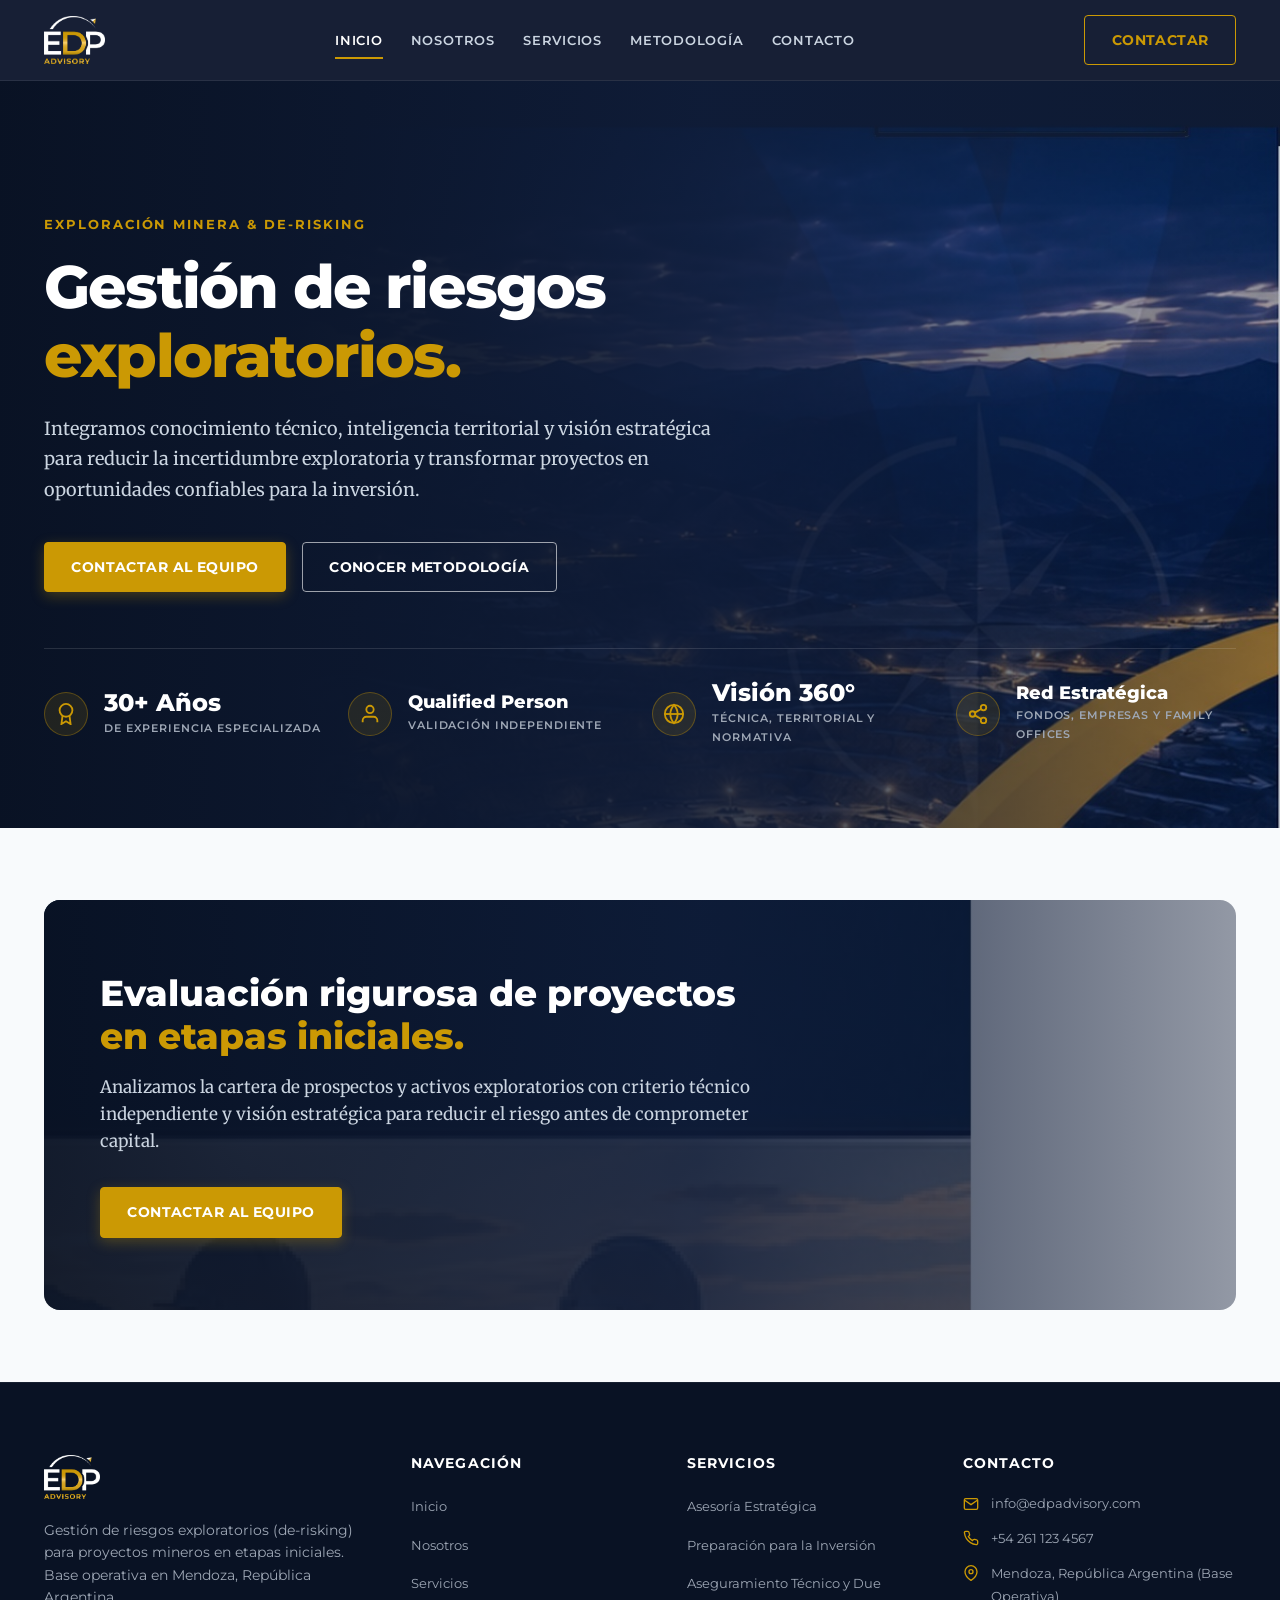
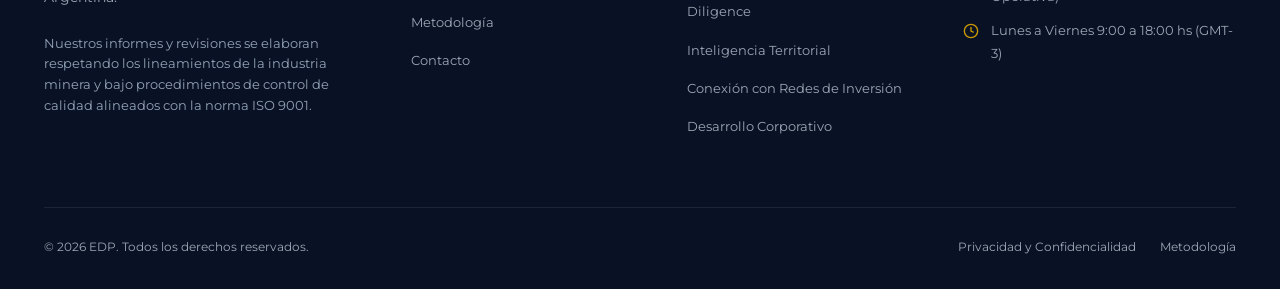
<file: index.html>
<!DOCTYPE html>
<html lang="es">
<head>
  <meta charset="UTF-8">
  <meta name="viewport" content="width=device-width, initial-scale=1.0">
  <title>EDP | Gestión de riesgos exploratorios</title>
  <meta name="description" content="EDP gestiona el riesgo exploratorio (de-risking) de proyectos mineros en etapas iniciales desde Mendoza, Argentina.">
  <link rel="stylesheet" href="assets/css/styles.css">
  <link rel="icon" type="image/png" href="assets/img/logo-light.png">
</head>
<body>

  <!-- Site Header -->
  <header class="site-header">
    <div class="container nav-container">
      <a href="index.html" class="nav-logo" aria-label="EDP - Inicio">
        <img src="assets/img/logo-light.png" alt="EDP">
      </a>

      <nav class="nav-menu" id="navMenu">
        <a href="index.html" class="nav-link active">Inicio</a>
        <a href="nosotros.html" class="nav-link">Nosotros</a>
        <a href="servicios.html" class="nav-link">Servicios</a>
        <a href="metodologia.html" class="nav-link">Metodología</a>
        <a href="contacto.html" class="nav-link">Contacto</a>
      </nav>

      <div class="nav-actions">
        <a href="contacto.html" class="btn btn-outline-gold">Contactar</a>
        <button class="hamburger-btn" aria-label="Abrir menú" aria-expanded="false">
          <svg width="24" height="24" viewBox="0 0 24 24" fill="none" stroke="currentColor" stroke-width="2">
            <line x1="3" y1="12" x2="21" y2="12"></line>
            <line x1="3" y1="6" x2="21" y2="6"></line>
            <line x1="3" y1="18" x2="21" y2="18"></line>
          </svg>
        </button>
      </div>
    </div>
  </header>

  <!-- Hero Section (Único bloque del primer scroll) -->
  <section class="hero">
    <div class="container">
      <div class="hero-content reveal">
        <span class="eyebrow">Exploración Minera & De-risking</span>
        <h1 class="hero-title">Gestión de riesgos <span class="text-gold">exploratorios.</span></h1>
        <p class="hero-description">Integramos conocimiento técnico, inteligencia territorial y visión estratégica para reducir la incertidumbre exploratoria y transformar proyectos en oportunidades confiables para la inversión.</p>
        
        <div class="hero-actions">
          <a href="contacto.html" class="btn btn-gold">Contactar al equipo</a>
          <a href="metodologia.html" class="btn btn-outline-white">Conocer metodología</a>
        </div>
      </div>

      <!-- 4 Key Metrics Bar -->
      <div class="metrics-strip">
        <div class="metric-item">
          <div class="metric-icon">
            <svg width="22" height="22" viewBox="0 0 24 24" fill="none" stroke="currentColor" stroke-width="2">
              <circle cx="12" cy="8" r="7"></circle>
              <polyline points="8.21 13.89 7 23 12 20 17 23 15.79 13.88"></polyline>
            </svg>
          </div>
          <div>
            <div class="metric-number">30+ Años</div>
            <div class="metric-label">De Experiencia Especializada</div>
          </div>
        </div>

        <div class="metric-item">
          <div class="metric-icon">
            <svg width="22" height="22" viewBox="0 0 24 24" fill="none" stroke="currentColor" stroke-width="2">
              <path d="M20 21v-2a4 4 0 0 0-4-4H8a4 4 0 0 0-4 4v2"></path>
              <circle cx="12" cy="7" r="4"></circle>
            </svg>
          </div>
          <div>
            <div class="metric-number" style="font-size: 1.15rem;">Qualified Person</div>
            <div class="metric-label">Validación Independiente</div>
          </div>
        </div>

        <div class="metric-item">
          <div class="metric-icon">
            <svg width="22" height="22" viewBox="0 0 24 24" fill="none" stroke="currentColor" stroke-width="2">
              <circle cx="12" cy="12" r="10"></circle>
              <line x1="2" y1="12" x2="22" y2="12"></line>
              <path d="M12 2a15.3 15.3 0 0 1 4 10 15.3 15.3 0 0 1-4 10 15.3 15.3 0 0 1-4-10 15.3 15.3 0 0 1 4-10z"></path>
            </svg>
          </div>
          <div>
            <div class="metric-number">Visión 360°</div>
            <div class="metric-label">Técnica, Territorial y Normativa</div>
          </div>
        </div>

        <div class="metric-item">
          <div class="metric-icon">
            <svg width="22" height="22" viewBox="0 0 24 24" fill="none" stroke="currentColor" stroke-width="2">
              <circle cx="18" cy="5" r="3"></circle>
              <circle cx="6" cy="12" r="3"></circle>
              <circle cx="18" cy="19" r="3"></circle>
              <line x1="8.59" y1="13.51" x2="15.42" y2="17.49"></line>
              <line x1="15.41" y1="6.51" x2="8.59" y2="10.49"></line>
            </svg>
          </div>
          <div>
            <div class="metric-number" style="font-size: 1.15rem;">Red Estratégica</div>
            <div class="metric-label">Fondos, Empresas y Family Offices</div>
          </div>
        </div>
      </div>
    </div>
  </section>

  <!-- CTA Banner Section -->
  <section class="section section-light" style="padding: 4.5rem 0;">
    <div class="container">
      <div class="cta-banner" style="margin: 0;">
        <div class="cta-banner-content">
          <h2 class="cta-banner-title">Evaluación rigurosa de proyectos <span class="text-gold">en etapas iniciales.</span></h2>
          <p class="cta-banner-desc">Analizamos la cartera de prospectos y activos exploratorios con criterio técnico independiente y visión estratégica para reducir el riesgo antes de comprometer capital.</p>
          <a href="contacto.html" class="btn btn-gold">Contactar al equipo</a>
        </div>
      </div>
    </div>
  </section>

  <!-- Site Footer -->
  <footer class="site-footer">
    <div class="container">
      <div class="footer-top">
        <div>
          <div class="footer-logo">
            <img src="assets/img/logo-light.png" alt="EDP">
          </div>
          <p class="footer-about">
            Gestión de riesgos exploratorios (de-risking) para proyectos mineros en etapas iniciales. Base operativa en Mendoza, República Argentina.
          </p>
          <p style="font-size: 0.8125rem; color: #94a3b8; line-height: 1.6; margin-top: 1rem;">
            Nuestros informes y revisiones se elaboran respetando los lineamientos de la industria minera y bajo procedimientos de control de calidad alineados con la norma ISO 9001.
          </p>
        </div>

        <div>
          <h4 class="footer-col-title">Navegación</h4>
          <ul class="footer-links">
            <li><a href="index.html">Inicio</a></li>
            <li><a href="nosotros.html">Nosotros</a></li>
            <li><a href="servicios.html">Servicios</a></li>
            <li><a href="metodologia.html">Metodología</a></li>
            <li><a href="contacto.html">Contacto</a></li>
          </ul>
        </div>

        <div>
          <h4 class="footer-col-title">Servicios</h4>
          <ul class="footer-links">
            <li><a href="servicios.html#servicio-1">Asesoría Estratégica</a></li>
            <li><a href="servicios.html#servicio-2">Preparación para la Inversión</a></li>
            <li><a href="servicios.html#servicio-3">Aseguramiento Técnico y Due Diligence</a></li>
            <li><a href="servicios.html#servicio-4">Inteligencia Territorial</a></li>
            <li><a href="servicios.html#servicio-5">Conexión con Redes de Inversión</a></li>
            <li><a href="servicios.html#servicio-6">Desarrollo Corporativo</a></li>
          </ul>
        </div>

        <div>
          <h4 class="footer-col-title">Contacto</h4>
          <div class="footer-contact-item">
            <svg width="16" height="16" viewBox="0 0 24 24" fill="none" stroke="currentColor" stroke-width="2"><path d="M4 4h16c1.1 0 2 .9 2 2v12c0 1.1-.9 2-2 2H4c-1.1 0-2-.9-2-2V6c0-1.1.9-2 2-2z"></path><polyline points="22,6 12,13 2,6"></polyline></svg>
            <span>info@edpadvisory.com</span>
          </div>
          <div class="footer-contact-item">
            <svg width="16" height="16" viewBox="0 0 24 24" fill="none" stroke="currentColor" stroke-width="2"><path d="M22 16.92v3a2 2 0 0 1-2.18 2 19.79 19.79 0 0 1-8.63-3.07 19.5 19.5 0 0 1-6-6 19.79 19.79 0 0 1-3.07-8.67A2 2 0 0 1 4.11 2h3a2 2 0 0 1 2 1.72 12.84 12.84 0 0 0 .7 2.81 2 2 0 0 1-.45 2.11L8.09 9.91a16 16 0 0 0 6 6l1.27-1.27a2 2 0 0 1 2.11-.45 12.84 12.84 0 0 0 2.81.7A2 2 0 0 1 22 16.92z"></path></svg>
            <span>+54 261 123 4567</span>
          </div>
          <div class="footer-contact-item">
            <svg width="16" height="16" viewBox="0 0 24 24" fill="none" stroke="currentColor" stroke-width="2"><path d="M21 10c0 7-9 13-9 13s-9-6-9-13a9 9 0 0 1 18 0z"></path><circle cx="12" cy="10" r="3"></circle></svg>
            <span>Mendoza, República Argentina (Base Operativa)</span>
          </div>
          <div class="footer-contact-item">
            <svg width="16" height="16" viewBox="0 0 24 24" fill="none" stroke="currentColor" stroke-width="2"><circle cx="12" cy="12" r="10"></circle><polyline points="12 6 12 12 16 14"></polyline></svg>
            <span>Lunes a Viernes 9:00 a 18:00 hs (GMT-3)</span>
          </div>
        </div>
      </div>

      <div class="footer-bottom">
        <div>© 2026 EDP. Todos los derechos reservados.</div>
        <div class="footer-legal-links">
          <a href="contacto.html">Privacidad y Confidencialidad</a>
          <a href="metodologia.html">Metodología</a>
        </div>
      </div>
    </div>
  </footer>

  <script src="assets/js/main.js"></script>
  <script>
    const revealEls = document.querySelectorAll('.reveal');
    const revealObserver = new IntersectionObserver((entries) => {
      entries.forEach(e => { if (e.isIntersecting) { e.target.classList.add('visible'); } });
    }, { threshold: 0.12 });
    revealEls.forEach(el => revealObserver.observe(el));
    const header = document.querySelector('.site-header');
    if (header) {
      window.addEventListener('scroll', () => {
        header.classList.toggle('scrolled', window.scrollY > 40);
      }, { passive: true });
    }
  </script>
</body>
</html>
</file>
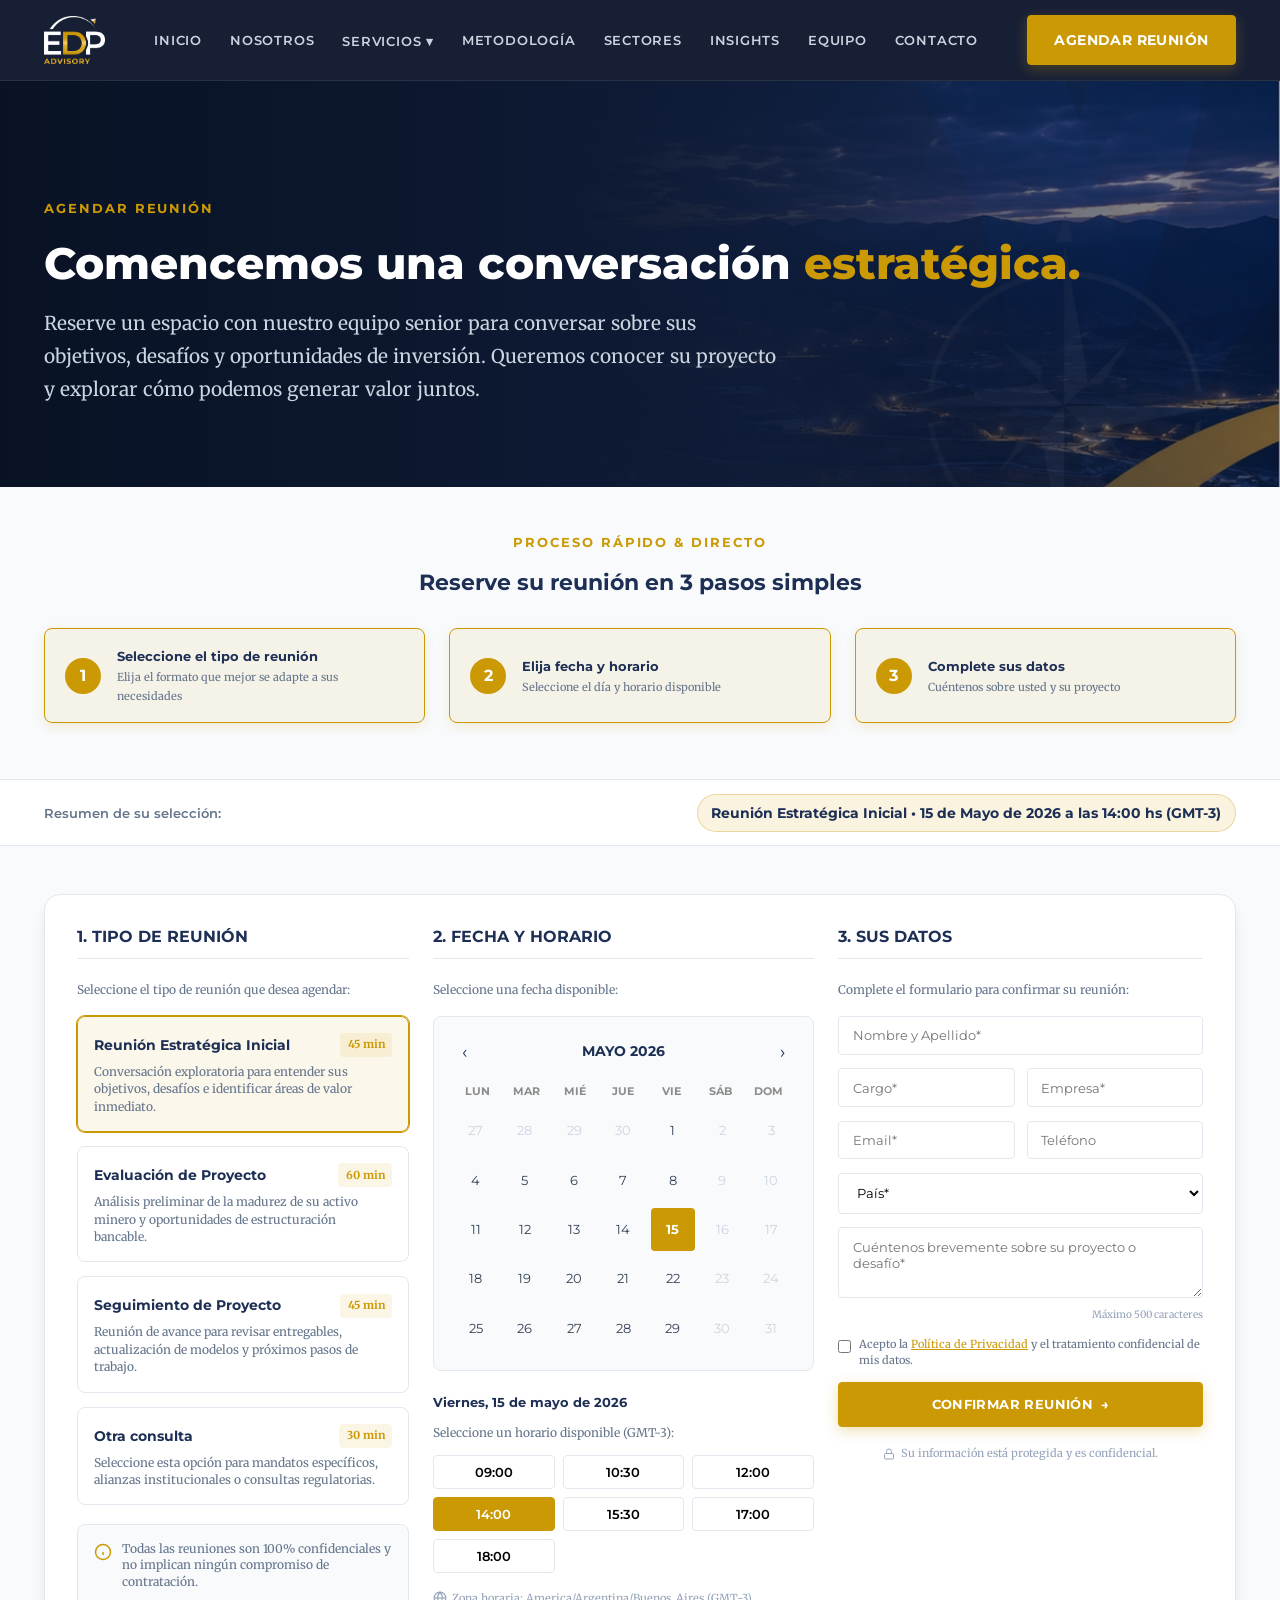
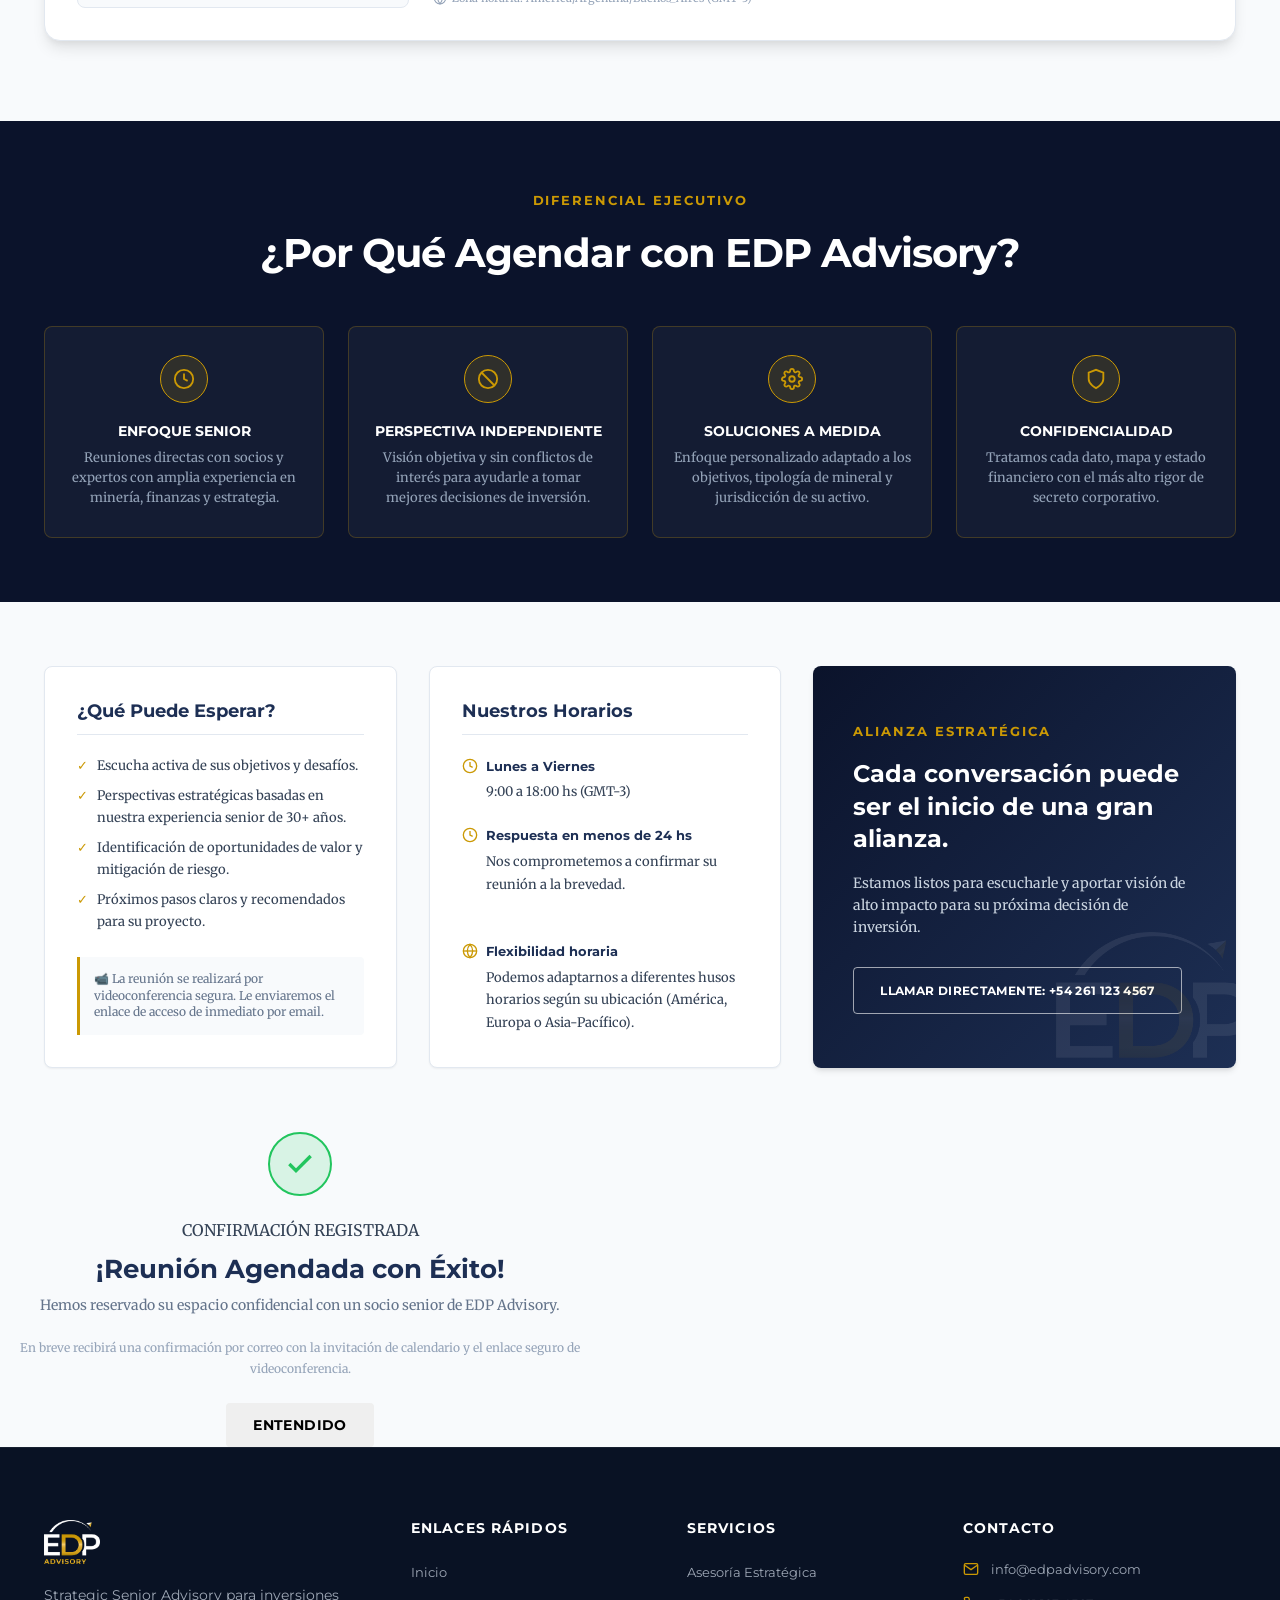
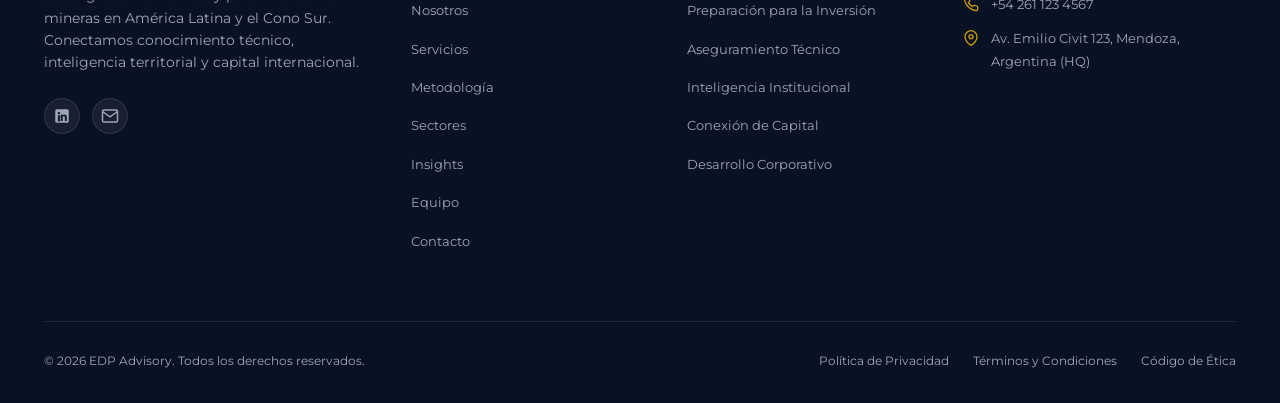
<file: agendar.html>
<!DOCTYPE html>
<html lang="es">
<head>
  <meta charset="UTF-8">
  <meta name="viewport" content="width=device-width, initial-scale=1.0">
  <title>Agendar Reunión Estratégica Confidencial | EDP Advisory</title>
  <meta name="description" content="Reserve un espacio confidencial con los socios senior de EDP Advisory. Seleccione tipo de reunión, fecha, horario e inicie una conversación de alto valor para su proyecto minero.">
  <link rel="stylesheet" href="assets/css/styles.css">
  <link rel="icon" type="image/png" href="assets/img/logo-light.png">
</head>
<body>

  <!-- Site Header -->
  <header class="site-header">
    <div class="container nav-container">
      <a href="index.html" class="nav-logo" aria-label="EDP Advisory - Inicio">
        <img src="assets/img/logo-light.png" alt="EDP Advisory">
      </a>

      <nav class="nav-menu" id="navMenu">
        <a href="index.html" class="nav-link">Inicio</a>
        <a href="nosotros.html" class="nav-link">Nosotros</a>
        <div class="nav-dropdown">
          <a href="servicios.html" class="nav-link">Servicios ▾</a>
          <div class="dropdown-menu">
            <a href="servicios.html#asesoria-estrategica" class="dropdown-item">Asesoría Estratégica</a>
            <a href="servicios.html#preparacion-inversion" class="dropdown-item">Preparación para la Inversión</a>
            <a href="servicios.html#aseguramiento-tecnico" class="dropdown-item">Aseguramiento Técnico</a>
            <a href="servicios.html#inteligencia-institucional" class="dropdown-item">Inteligencia Institucional</a>
            <a href="servicios.html#conexion-capital" class="dropdown-item">Conexión de Capital</a>
            <a href="servicios.html#desarrollo-corporativo" class="dropdown-item">Desarrollo Corporativo</a>
          </div>
        </div>
        <a href="metodologia.html" class="nav-link">Metodología</a>
        <a href="sectores.html" class="nav-link">Sectores</a>
        <a href="insights.html" class="nav-link">Insights</a>
        <a href="equipo.html" class="nav-link">Equipo</a>
        <a href="contacto.html" class="nav-link">Contacto</a>
      </nav>

      <div class="nav-actions">
        <a href="agendar.html" class="btn btn-gold">Agendar Reunión</a>
        <button class="hamburger-btn" aria-label="Abrir menú" aria-expanded="false">
          <svg width="24" height="24" viewBox="0 0 24 24" fill="none" stroke="currentColor" stroke-width="2">
            <line x1="3" y1="12" x2="21" y2="12"></line>
            <line x1="3" y1="6" x2="21" y2="6"></line>
            <line x1="3" y1="18" x2="21" y2="18"></line>
          </svg>
        </button>
      </div>
    </div>
  </header>

  <!-- Page Hero Section -->
  <section class="page-hero">
    <div class="container">
      <span class="eyebrow">AGENDAR REUNIÓN</span>
      <h1 class="page-hero-title">Comencemos una conversación <span style="color: var(--color-gold);">estratégica.</span></h1>
      <p class="page-hero-lead">
        Reserve un espacio con nuestro equipo senior para conversar sobre sus objetivos, desafíos y oportunidades de inversión. Queremos conocer su proyecto y explorar cómo podemos generar valor juntos.
      </p>
    </div>
  </section>

  <!-- 3 Steps Bar -->
  <section class="section section-light" style="padding: 2.5rem 0 1rem; border-bottom: 1px solid var(--color-border-light);">
    <div class="container">
      <div style="text-align: center; margin-bottom: 2rem;">
        <span class="eyebrow" style="font-size: 0.8125rem;">PROCESO RÁPIDO & DIRECTO</span>
        <h3 style="font-family: var(--font-heading); font-size: 1.35rem; color: var(--color-primary-navy);">Reserve su reunión en 3 pasos simples</h3>
      </div>

      <div class="booking-steps-bar">
        <div class="booking-step-indicator active">
          <div class="step-num-badge">1</div>
          <div>
            <div class="step-info-title">Seleccione el tipo de reunión</div>
            <div class="step-info-sub">Elija el formato que mejor se adapte a sus necesidades</div>
          </div>
        </div>

        <div class="booking-step-indicator active">
          <div class="step-num-badge">2</div>
          <div>
            <div class="step-info-title">Elija fecha y horario</div>
            <div class="step-info-sub">Seleccione el día y horario disponible</div>
          </div>
        </div>

        <div class="booking-step-indicator active">
          <div class="step-num-badge">3</div>
          <div>
            <div class="step-info-title">Complete sus datos</div>
            <div class="step-info-sub">Cuéntenos sobre usted y su proyecto</div>
          </div>
        </div>
      </div>
    </div>
  </section>

  <!-- Dynamic Summary Badge Strip -->
  <div style="background: #ffffff; border-bottom: 1px solid var(--color-border-light); padding: 0.85rem 0;">
    <div class="container" style="display: flex; justify-content: space-between; align-items: center; flex-wrap: wrap; gap: 1rem;">
      <span style="font-family: var(--font-ui); font-size: 0.8125rem; color: #64748b; font-weight: 600;">Resumen de su selección:</span>
      <span id="bookingSelectionSummary" style="font-family: var(--font-ui); font-size: 0.875rem; font-weight: 700; color: var(--color-primary-navy); background: rgba(203, 153, 4, 0.12); padding: 0.35rem 0.85rem; border-radius: 50px; border: 1px solid rgba(203, 153, 4, 0.3);">
        Reunión Estratégica Inicial • 15 de Mayo de 2026 a las 14:00 hs (GMT-3)
      </span>
    </div>
  </div>

  <!-- Interactive 3-Step Booking Engine Grid -->
  <section class="section section-light" id="bookingWizard" style="padding: 3rem 0 5rem;">
    <div class="container">
      <div class="booking-wizard-grid">
        
        <!-- Column 1: Tipo de Reunión -->
        <div class="booking-col">
          <h3 class="booking-col-title">1. TIPO DE REUNIÓN</h3>
          <p style="font-size: 0.75rem; color: #64748b; margin-bottom: 1rem;">Seleccione el tipo de reunión que desea agendar:</p>

          <div class="meeting-type-option selected" data-type="estrategica">
            <div class="meeting-type-header">
              <span class="meeting-type-name">Reunión Estratégica Inicial</span>
              <span class="meeting-duration">45 min</span>
            </div>
            <p class="meeting-type-desc">
              Conversación exploratoria para entender sus objetivos, desafíos e identificar áreas de valor inmediato.
            </p>
          </div>

          <div class="meeting-type-option" data-type="evaluacion">
            <div class="meeting-type-header">
              <span class="meeting-type-name">Evaluación de Proyecto</span>
              <span class="meeting-duration">60 min</span>
            </div>
            <p class="meeting-type-desc">
              Análisis preliminar de la madurez de su activo minero y oportunidades de estructuración bancable.
            </p>
          </div>

          <div class="meeting-type-option" data-type="seguimiento">
            <div class="meeting-type-header">
              <span class="meeting-type-name">Seguimiento de Proyecto</span>
              <span class="meeting-duration">45 min</span>
            </div>
            <p class="meeting-type-desc">
              Reunión de avance para revisar entregables, actualización de modelos y próximos pasos de trabajo.
            </p>
          </div>

          <div class="meeting-type-option" data-type="otra">
            <div class="meeting-type-header">
              <span class="meeting-type-name">Otra consulta</span>
              <span class="meeting-duration">30 min</span>
            </div>
            <p class="meeting-type-desc">
              Seleccione esta opción para mandatos específicos, alianzas institucionales o consultas regulatorias.
            </p>
          </div>

          <div style="margin-top: auto; padding: 1rem; background: #f8fafc; border: 1px solid var(--color-border-light); border-radius: var(--radius-md); display: flex; align-items: flex-start; gap: 0.65rem;">
            <svg width="18" height="18" viewBox="0 0 24 24" fill="none" stroke="#CB9904" stroke-width="2" style="flex-shrink: 0; margin-top: 0.15rem;"><circle cx="12" cy="12" r="10"/><line x1="12" y1="16" x2="12" y2="12"/><line x1="12" y1="8" x2="12.01" y2="8"/></svg>
            <span style="font-size: 0.75rem; color: #64748b; line-height: 1.4;">
              Todas las reuniones son 100% confidenciales y no implican ningún compromiso de contratación.
            </span>
          </div>
        </div>

        <!-- Column 2: Fecha y Horario -->
        <div class="booking-col">
          <h3 class="booking-col-title">2. FECHA Y HORARIO</h3>
          <p style="font-size: 0.75rem; color: #64748b; margin-bottom: 1rem;">Seleccione una fecha disponible:</p>

          <!-- Interactive Calendar -->
          <div class="calendar-widget">
            <div class="calendar-header">
              <button type="button" class="cal-nav-btn" aria-label="Mes anterior">‹</button>
              <div class="calendar-month-label">MAYO 2026</div>
              <button type="button" class="cal-nav-btn" aria-label="Mes siguiente">›</button>
            </div>

            <div class="calendar-weekdays">
              <span>LUN</span><span>MAR</span><span>MIÉ</span><span>JUE</span><span>VIE</span><span>SÁB</span><span>DOM</span>
            </div>

            <div class="calendar-days-grid">
              <span class="cal-day disabled">27</span>
              <span class="cal-day disabled">28</span>
              <span class="cal-day disabled">29</span>
              <span class="cal-day disabled">30</span>
              <span class="cal-day">1</span>
              <span class="cal-day disabled">2</span>
              <span class="cal-day disabled">3</span>

              <span class="cal-day">4</span>
              <span class="cal-day">5</span>
              <span class="cal-day">6</span>
              <span class="cal-day">7</span>
              <span class="cal-day">8</span>
              <span class="cal-day disabled">9</span>
              <span class="cal-day disabled">10</span>

              <span class="cal-day">11</span>
              <span class="cal-day">12</span>
              <span class="cal-day">13</span>
              <span class="cal-day">14</span>
              <span class="cal-day selected">15</span>
              <span class="cal-day disabled">16</span>
              <span class="cal-day disabled">17</span>

              <span class="cal-day">18</span>
              <span class="cal-day">19</span>
              <span class="cal-day">20</span>
              <span class="cal-day">21</span>
              <span class="cal-day">22</span>
              <span class="cal-day disabled">23</span>
              <span class="cal-day disabled">24</span>

              <span class="cal-day">25</span>
              <span class="cal-day">26</span>
              <span class="cal-day">27</span>
              <span class="cal-day">28</span>
              <span class="cal-day">29</span>
              <span class="cal-day disabled">30</span>
              <span class="cal-day disabled">31</span>
            </div>
          </div>

          <div style="font-family: var(--font-ui); font-size: 0.8125rem; font-weight: 700; color: var(--color-primary-navy); margin-bottom: 0.5rem;" id="selectedDateDisplay">
            Viernes, 15 de mayo de 2026
          </div>
          <p style="font-size: 0.75rem; color: #64748b; margin-bottom: 0.75rem;">Seleccione un horario disponible (GMT-3):</p>

          <div class="time-slots-grid">
            <button type="button" class="time-slot">09:00</button>
            <button type="button" class="time-slot">10:30</button>
            <button type="button" class="time-slot">12:00</button>
            <button type="button" class="time-slot selected">14:00</button>
            <button type="button" class="time-slot">15:30</button>
            <button type="button" class="time-slot">17:00</button>
            <button type="button" class="time-slot">18:00</button>
          </div>

          <div style="font-size: 0.6875rem; color: #94a3b8; display: flex; align-items: center; gap: 0.35rem; margin-top: auto;">
            <svg width="14" height="14" viewBox="0 0 24 24" fill="none" stroke="currentColor" stroke-width="2"><circle cx="12" cy="12" r="10"/><line x1="2" y1="12" x2="22" y2="12"/><path d="M12 2a15.3 15.3 0 0 1 4 10 15.3 15.3 0 0 1-4 10 15.3 15.3 0 0 1-4-10 15.3 15.3 0 0 1 4-10z"/></svg>
            Zona horaria: America/Argentina/Buenos_Aires (GMT-3)
          </div>
        </div>

        <!-- Column 3: Sus Datos -->
        <div class="booking-col">
          <h3 class="booking-col-title">3. SUS DATOS</h3>
          <p style="font-size: 0.75rem; color: #64748b; margin-bottom: 1rem;">Complete el formulario para confirmar su reunión:</p>

          <form id="meetingBookingForm" style="display: flex; flex-direction: column; gap: 0.85rem;">
            <div>
              <input type="text" id="bookingName" required placeholder="Nombre y Apellido*" style="width: 100%; padding: 0.65rem 0.85rem; border-radius: var(--radius-sm); border: 1px solid var(--color-border-light); font-family: var(--font-ui); font-size: 0.8125rem; outline: none;">
            </div>

            <div style="display: grid; grid-template-columns: 1fr 1fr; gap: 0.75rem;">
              <input type="text" id="bookingRole" required placeholder="Cargo*" style="width: 100%; padding: 0.65rem 0.85rem; border-radius: var(--radius-sm); border: 1px solid var(--color-border-light); font-family: var(--font-ui); font-size: 0.8125rem; outline: none;">
              <input type="text" id="bookingCompany" required placeholder="Empresa*" style="width: 100%; padding: 0.65rem 0.85rem; border-radius: var(--radius-sm); border: 1px solid var(--color-border-light); font-family: var(--font-ui); font-size: 0.8125rem; outline: none;">
            </div>

            <div style="display: grid; grid-template-columns: 1fr 1fr; gap: 0.75rem;">
              <input type="email" id="bookingEmail" required placeholder="Email*" style="width: 100%; padding: 0.65rem 0.85rem; border-radius: var(--radius-sm); border: 1px solid var(--color-border-light); font-family: var(--font-ui); font-size: 0.8125rem; outline: none;">
              <input type="tel" id="bookingPhone" placeholder="Teléfono" style="width: 100%; padding: 0.65rem 0.85rem; border-radius: var(--radius-sm); border: 1px solid var(--color-border-light); font-family: var(--font-ui); font-size: 0.8125rem; outline: none;">
            </div>

            <div>
              <select id="bookingCountry" required style="width: 100%; padding: 0.65rem 0.85rem; border-radius: var(--radius-sm); border: 1px solid var(--color-border-light); font-family: var(--font-ui); font-size: 0.8125rem; outline: none; background: #ffffff;">
                <option value="" disabled selected>País*</option>
                <option value="Argentina">Argentina</option>
                <option value="Chile">Chile</option>
                <option value="Perú">Perú</option>
                <option value="Canadá">Canadá</option>
                <option value="Australia">Australia</option>
                <option value="Estados Unidos">Estados Unidos</option>
                <option value="Reino Unido">Reino Unido</option>
                <option value="Otro">Otro país</option>
              </select>
            </div>

            <div>
              <textarea id="bookingMessage" required rows="3" placeholder="Cuéntenos brevemente sobre su proyecto o desafío*" style="width: 100%; padding: 0.65rem 0.85rem; border-radius: var(--radius-sm); border: 1px solid var(--color-border-light); font-family: var(--font-ui); font-size: 0.8125rem; outline: none; resize: vertical;"></textarea>
              <div style="text-align: right; font-size: 0.625rem; color: #94a3b8;">Máximo 500 caracteres</div>
            </div>

            <div style="display: flex; align-items: flex-start; gap: 0.5rem;">
              <input type="checkbox" id="bookingPrivacy" required style="margin-top: 0.2rem;">
              <label for="bookingPrivacy" style="font-size: 0.6875rem; color: #64748b; line-height: 1.4;">
                Acepto la <a href="#" style="color: var(--color-gold); text-decoration: underline;">Política de Privacidad</a> y el tratamiento confidencial de mis datos.
              </label>
            </div>

            <button type="submit" class="btn btn-gold" style="width: 100%; justify-content: center; font-size: 0.8125rem; padding: 0.85rem 1rem;">
              CONFIRMAR REUNIÓN <span>→</span>
            </button>

            <div style="display: flex; align-items: center; justify-content: center; gap: 0.35rem; font-size: 0.6875rem; color: #94a3b8; margin-top: 0.25rem;">
              <svg width="12" height="12" viewBox="0 0 24 24" fill="none" stroke="currentColor" stroke-width="2"><rect x="3" y="11" width="18" height="11" rx="2" ry="2"/><path d="M7 11V7a5 5 0 0 1 10 0v4"/></svg>
              <span>Su información está protegida y es confidencial.</span>
            </div>
          </form>
        </div>

      </div>
    </div>
  </section>

  <!-- ¿Por Qué Agendar con EDP Advisory? -->
  <section class="section section-dark" style="background-color: #0b132b; padding: 4rem 0;">
    <div class="container">
      <div style="text-align: center; margin-bottom: 3rem;">
        <span class="eyebrow" style="color: var(--color-gold);">DIFERENCIAL EJECUTIVO</span>
        <h2 class="section-title text-white">¿Por Qué Agendar con EDP Advisory?</h2>
      </div>

      <div style="display: grid; grid-template-columns: repeat(4, 1fr); gap: 1.5rem;">
        
        <div style="background: rgba(255, 255, 255, 0.04); border: 1px solid rgba(203, 153, 4, 0.25); border-radius: var(--radius-md); padding: 1.75rem 1.25rem; text-align: center;">
          <div style="width: 48px; height: 48px; border-radius: 50%; background: rgba(203, 153, 4, 0.15); border: 1px solid var(--color-gold); display: flex; align-items: center; justify-content: center; margin: 0 auto 1.25rem;">
            <svg width="22" height="22" viewBox="0 0 24 24" fill="none" stroke="#CB9904" stroke-width="2"><circle cx="12" cy="12" r="10"/><polyline points="12 6 12 12 16 14"/></svg>
          </div>
          <h4 style="font-family: var(--font-ui); font-size: 0.875rem; font-weight: 700; color: #ffffff; text-transform: uppercase; margin-bottom: 0.5rem;">Enfoque Senior</h4>
          <p style="font-size: 0.8125rem; color: #94a3b8; line-height: 1.55; margin: 0;">
            Reuniones directas con socios y expertos con amplia experiencia en minería, finanzas y estrategia.
          </p>
        </div>

        <div style="background: rgba(255, 255, 255, 0.04); border: 1px solid rgba(203, 153, 4, 0.25); border-radius: var(--radius-md); padding: 1.75rem 1.25rem; text-align: center;">
          <div style="width: 48px; height: 48px; border-radius: 50%; background: rgba(203, 153, 4, 0.15); border: 1px solid var(--color-gold); display: flex; align-items: center; justify-content: center; margin: 0 auto 1.25rem;">
            <svg width="22" height="22" viewBox="0 0 24 24" fill="none" stroke="#CB9904" stroke-width="2"><circle cx="12" cy="12" r="10"/><line x1="4.93" y1="4.93" x2="19.07" y2="19.07"/></svg>
          </div>
          <h4 style="font-family: var(--font-ui); font-size: 0.875rem; font-weight: 700; color: #ffffff; text-transform: uppercase; margin-bottom: 0.5rem;">Perspectiva Independiente</h4>
          <p style="font-size: 0.8125rem; color: #94a3b8; line-height: 1.55; margin: 0;">
            Visión objetiva y sin conflictos de interés para ayudarle a tomar mejores decisiones de inversión.
          </p>
        </div>

        <div style="background: rgba(255, 255, 255, 0.04); border: 1px solid rgba(203, 153, 4, 0.25); border-radius: var(--radius-md); padding: 1.75rem 1.25rem; text-align: center;">
          <div style="width: 48px; height: 48px; border-radius: 50%; background: rgba(203, 153, 4, 0.15); border: 1px solid var(--color-gold); display: flex; align-items: center; justify-content: center; margin: 0 auto 1.25rem;">
            <svg width="22" height="22" viewBox="0 0 24 24" fill="none" stroke="#CB9904" stroke-width="2"><circle cx="12" cy="12" r="3"/><path d="M19.4 15a1.65 1.65 0 0 0 .33 1.82l.06.06a2 2 0 0 1 0 2.83 2 2 0 0 1-2.83 0l-.06-.06a1.65 1.65 0 0 0-1.82-.33 1.65 1.65 0 0 0-1 1.51V21a2 2 0 0 1-2 2 2 2 0 0 1-2-2v-.09A1.65 1.65 0 0 0 9 19.4a1.65 1.65 0 0 0-1.82.33l-.06.06a2 2 0 0 1-2.83 0 2 2 0 0 1 0-2.83l.06-.06a1.65 1.65 0 0 0 .33-1.82 1.65 1.65 0 0 0-1.51-1H3a2 2 0 0 1-2-2 2 2 0 0 1 2-2h.09A1.65 1.65 0 0 0 4.6 9a1.65 1.65 0 0 0-.33-1.82l-.06-.06a2 2 0 0 1 0-2.83 2 2 0 0 1 2.83 0l.06.06a1.65 1.65 0 0 0 1.82.33H9a1.65 1.65 0 0 0 1-1.51V3a2 2 0 0 1 2-2 2 2 0 0 1 2 2v.09a1.65 1.65 0 0 0 1 1.51 1.65 1.65 0 0 0 1.82-.33l.06-.06a2 2 0 0 1 2.83 0 2 2 0 0 1 0 2.83l-.06.06a1.65 1.65 0 0 0-.33 1.82V9a1.65 1.65 0 0 0 1.51 1H21a2 2 0 0 1 2 2 2 2 0 0 1-2 2h-.09a1.65 1.65 0 0 0-1.51 1z"/></svg>
          </div>
          <h4 style="font-family: var(--font-ui); font-size: 0.875rem; font-weight: 700; color: #ffffff; text-transform: uppercase; margin-bottom: 0.5rem;">Soluciones a Medida</h4>
          <p style="font-size: 0.8125rem; color: #94a3b8; line-height: 1.55; margin: 0;">
            Enfoque personalizado adaptado a los objetivos, tipología de mineral y jurisdicción de su activo.
          </p>
        </div>

        <div style="background: rgba(255, 255, 255, 0.04); border: 1px solid rgba(203, 153, 4, 0.25); border-radius: var(--radius-md); padding: 1.75rem 1.25rem; text-align: center;">
          <div style="width: 48px; height: 48px; border-radius: 50%; background: rgba(203, 153, 4, 0.15); border: 1px solid var(--color-gold); display: flex; align-items: center; justify-content: center; margin: 0 auto 1.25rem;">
            <svg width="22" height="22" viewBox="0 0 24 24" fill="none" stroke="#CB9904" stroke-width="2"><path d="M12 22s8-4 8-10V5l-8-3-8 3v7c0 6 8 10 8 10z"/></svg>
          </div>
          <h4 style="font-family: var(--font-ui); font-size: 0.875rem; font-weight: 700; color: #ffffff; text-transform: uppercase; margin-bottom: 0.5rem;">Confidencialidad</h4>
          <p style="font-size: 0.8125rem; color: #94a3b8; line-height: 1.55; margin: 0;">
            Tratamos cada dato, mapa y estado financiero con el más alto rigor de secreto corporativo.
          </p>
        </div>

      </div>
    </div>
  </section>

  <!-- ¿Qué Puede Esperar? / Horarios / Mensaje -->
  <section class="section section-light" style="padding: 4rem 0;">
    <div class="container">
      <div style="display: grid; grid-template-columns: 1fr 1fr 1.2fr; gap: 2rem;">
        
        <!-- Column 1: ¿Qué puede esperar? -->
        <div style="background: #ffffff; border: 1px solid var(--color-border-light); border-radius: var(--radius-md); padding: 2rem; box-shadow: var(--shadow-sm); display: flex; flex-direction: column;">
          <h3 style="font-family: var(--font-heading); font-size: 1.15rem; color: var(--color-primary-navy); margin-bottom: 1.25rem; padding-bottom: 0.75rem; border-bottom: 1px solid var(--color-border-light);">
            ¿Qué Puede Esperar?
          </h3>
          <ul style="list-style: none; padding: 0; margin: 0 0 1.5rem; font-size: 0.8125rem; color: var(--color-text-secondary); line-height: 1.7; flex: 1;">
            <li style="position: relative; padding-left: 1.25rem; margin-bottom: 0.5rem;">
              <span style="position: absolute; left: 0; color: var(--color-gold);">✓</span>
              Escucha activa de sus objetivos y desafíos.
            </li>
            <li style="position: relative; padding-left: 1.25rem; margin-bottom: 0.5rem;">
              <span style="position: absolute; left: 0; color: var(--color-gold);">✓</span>
              Perspectivas estratégicas basadas en nuestra experiencia senior de 30+ años.
            </li>
            <li style="position: relative; padding-left: 1.25rem; margin-bottom: 0.5rem;">
              <span style="position: absolute; left: 0; color: var(--color-gold);">✓</span>
              Identificación de oportunidades de valor y mitigación de riesgo.
            </li>
            <li style="position: relative; padding-left: 1.25rem;">
              <span style="position: absolute; left: 0; color: var(--color-gold);">✓</span>
              Próximos pasos claros y recomendados para su proyecto.
            </li>
          </ul>

          <div style="background: #f8fafc; border-left: 3px solid var(--color-gold); padding: 0.85rem; border-radius: 0 var(--radius-sm) var(--radius-sm) 0;">
            <span style="font-size: 0.75rem; color: #64748b; line-height: 1.4; display: block;">
              📹 La reunión se realizará por videoconferencia segura. Le enviaremos el enlace de acceso de inmediato por email.
            </span>
          </div>
        </div>

        <!-- Column 2: Horarios -->
        <div style="background: #ffffff; border: 1px solid var(--color-border-light); border-radius: var(--radius-md); padding: 2rem; box-shadow: var(--shadow-sm); display: flex; flex-direction: column;">
          <h3 style="font-family: var(--font-heading); font-size: 1.15rem; color: var(--color-primary-navy); margin-bottom: 1.25rem; padding-bottom: 0.75rem; border-bottom: 1px solid var(--color-border-light);">
            Nuestros Horarios
          </h3>
          
          <div style="margin-bottom: 1.25rem;">
            <div style="display: flex; align-items: center; gap: 0.5rem; margin-bottom: 0.25rem;">
              <svg width="16" height="16" viewBox="0 0 24 24" fill="none" stroke="#CB9904" stroke-width="2"><circle cx="12" cy="12" r="10"/><polyline points="12 6 12 12 16 14"/></svg>
              <strong style="font-family: var(--font-ui); font-size: 0.8125rem; color: var(--color-primary-navy);">Lunes a Viernes</strong>
            </div>
            <p style="font-size: 0.8125rem; color: var(--color-text-secondary); margin: 0 0 0 1.5rem;">9:00 a 18:00 hs (GMT-3)</p>
          </div>

          <div style="margin-bottom: 1.25rem;">
            <div style="display: flex; align-items: center; gap: 0.5rem; margin-bottom: 0.25rem;">
              <svg width="16" height="16" viewBox="0 0 24 24" fill="none" stroke="#CB9904" stroke-width="2"><circle cx="12" cy="12" r="10"/><polyline points="12 6 12 12 16 14"/></svg>
              <strong style="font-family: var(--font-ui); font-size: 0.8125rem; color: var(--color-primary-navy);">Respuesta en menos de 24 hs</strong>
            </div>
            <p style="font-size: 0.8125rem; color: var(--color-text-secondary); margin: 0 0 0 1.5rem;">Nos comprometemos a confirmar su reunión a la brevedad.</p>
          </div>

          <div style="margin-top: auto;">
            <div style="display: flex; align-items: center; gap: 0.5rem; margin-bottom: 0.25rem;">
              <svg width="16" height="16" viewBox="0 0 24 24" fill="none" stroke="#CB9904" stroke-width="2"><circle cx="12" cy="12" r="10"/><line x1="2" y1="12" x2="22" y2="12"/><path d="M12 2a15.3 15.3 0 0 1 4 10 15.3 15.3 0 0 1-4 10 15.3 15.3 0 0 1-4-10 15.3 15.3 0 0 1 4-10z"/></svg>
              <strong style="font-family: var(--font-ui); font-size: 0.8125rem; color: var(--color-primary-navy);">Flexibilidad horaria</strong>
            </div>
            <p style="font-size: 0.8125rem; color: var(--color-text-secondary); margin: 0 0 0 1.5rem;">Podemos adaptarnos a diferentes husos horarios según su ubicación (América, Europa o Asia-Pacífico).</p>
          </div>
        </div>

        <!-- Column 3: Banner Inspirador -->
        <div style="background: linear-gradient(135deg, #0b132b 0%, #1d2f54 100%); border-radius: var(--radius-md); padding: 2.5rem; display: flex; flex-direction: column; justify-content: center; color: #ffffff; position: relative; overflow: hidden; box-shadow: var(--shadow-md);">
          <div style="position: absolute; right: -20px; bottom: -20px; opacity: 0.08;">
            <img src="assets/img/logo-light.png" alt="" style="width: 200px;">
          </div>
          <span class="eyebrow" style="color: var(--color-gold);">ALIANZA ESTRATÉGICA</span>
          <h3 style="font-family: var(--font-heading); font-size: 1.5rem; color: #ffffff; margin-bottom: 1rem; line-height: 1.35;">
            Cada conversación puede ser el inicio de una gran alianza.
          </h3>
          <p style="font-size: 0.875rem; color: #cbd5e1; line-height: 1.6; margin-bottom: 1.75rem;">
            Estamos listos para escucharle y aportar visión de alto impacto para su próxima decisión de inversión.
          </p>
          <div>
            <a href="tel:+542611234567" class="btn btn-outline-white" style="font-size: 0.75rem;">
              Llamar directamente: +54 261 123 4567
            </a>
          </div>
        </div>

      </div>
    </div>
  </section>

  <!-- Booking Confirmation Modal -->
  <div class="article-modal-backdrop" id="bookingConfirmModal">
    <div class="article-modal-container" style="max-width: 600px; text-align: center;">
      <div style="width: 64px; height: 64px; border-radius: 50%; background: rgba(34, 197, 94, 0.15); border: 2px solid #22c55e; display: flex; align-items: center; justify-content: center; margin: 0 auto 1.25rem;">
        <svg width="32" height="32" viewBox="0 0 24 24" fill="none" stroke="#22c55e" stroke-width="2.5"><polyline points="20 6 9 17 4 12"/></svg>
      </div>

      <span class="badge-gold" style="margin-bottom: 0.5rem; display: inline-block;">CONFIRMACIÓN REGISTRADA</span>
      <h2 style="font-family: var(--font-heading); font-size: 1.65rem; color: var(--color-primary-navy); margin-bottom: 0.5rem;">
        ¡Reunión Agendada con Éxito!
      </h2>
      <p style="font-size: 0.875rem; color: #64748b; margin-bottom: 1.25rem;">
        Hemos reservado su espacio confidencial con un socio senior de EDP Advisory.
      </p>

      <div id="confirmedMeetingDetails" style="text-align: left;">
        <!-- Filled dynamically by main.js -->
      </div>

      <p style="font-size: 0.75rem; color: #94a3b8; margin-bottom: 1.5rem;">
        En breve recibirá una confirmación por correo con la invitación de calendario y el enlace seguro de videoconferencia.
      </p>

      <button type="button" class="btn btn-navy" id="bookingConfirmClose" style="min-width: 140px;">
        Entendido
      </button>
    </div>
  </div>

  <!-- Site Footer -->
  <footer class="site-footer">
    <div class="container">
      <div class="footer-top">
        <div>
          <div class="footer-logo">
            <img src="assets/img/logo-light.png" alt="EDP Advisory">
          </div>
          <p class="footer-about">
            Strategic Senior Advisory para inversiones mineras en América Latina y el Cono Sur. Conectamos conocimiento técnico, inteligencia territorial y capital internacional.
          </p>
          <div class="footer-social">
            <a href="https://linkedin.com" target="_blank" aria-label="LinkedIn">
              <svg width="18" height="18" viewBox="0 0 24 24" fill="currentColor"><path d="M19 3a2 2 0 0 1 2 2v14a2 2 0 0 1-2 2H5a2 2 0 0 1-2-2V5a2 2 0 0 1 2-2h14m-.5 15.5v-5.3a3.26 3.26 0 0 0-3.26-3.26c-.85 0-1.84.52-2.28 1.3v-1.11h-2.79v8.37h2.79v-4.93c0-.77.62-1.4 1.39-1.4a1.4 1.4 0 0 1 1.4 1.4v4.93h2.75M6.46 10.9v8.37H9.25V10.9H6.46M7.86 6.3a1.64 1.64 0 1 0 0 3.28 1.64 1.64 0 0 0 0-3.28z"/></svg>
            </a>
            <a href="mailto:info@edpadvisory.com" aria-label="Email">
              <svg width="18" height="18" viewBox="0 0 24 24" fill="none" stroke="currentColor" stroke-width="2"><path d="M4 4h16c1.1 0 2 .9 2 2v12c0 1.1-.9 2-2 2H4c-1.1 0-2-.9-2-2V6c0-1.1.9-2 2-2z"></path><polyline points="22,6 12,13 2,6"></polyline></svg>
            </a>
          </div>
        </div>

        <div>
          <h4 class="footer-col-title">Enlaces Rápidos</h4>
          <ul class="footer-links">
            <li><a href="index.html">Inicio</a></li>
            <li><a href="nosotros.html">Nosotros</a></li>
            <li><a href="servicios.html">Servicios</a></li>
            <li><a href="metodologia.html">Metodología</a></li>
            <li><a href="sectores.html">Sectores</a></li>
            <li><a href="insights.html">Insights</a></li>
            <li><a href="equipo.html">Equipo</a></li>
            <li><a href="contacto.html">Contacto</a></li>
          </ul>
        </div>

        <div>
          <h4 class="footer-col-title">Servicios</h4>
          <ul class="footer-links">
            <li><a href="servicios.html#asesoria-estrategica">Asesoría Estratégica</a></li>
            <li><a href="servicios.html#preparacion-inversion">Preparación para la Inversión</a></li>
            <li><a href="servicios.html#aseguramiento-tecnico">Aseguramiento Técnico</a></li>
            <li><a href="servicios.html#inteligencia-institucional">Inteligencia Institucional</a></li>
            <li><a href="servicios.html#conexion-capital">Conexión de Capital</a></li>
            <li><a href="servicios.html#desarrollo-corporativo">Desarrollo Corporativo</a></li>
          </ul>
        </div>

        <div>
          <h4 class="footer-col-title">Contacto</h4>
          <div class="footer-contact-item">
            <svg width="16" height="16" viewBox="0 0 24 24" fill="none" stroke="currentColor" stroke-width="2"><path d="M4 4h16c1.1 0 2 .9 2 2v12c0 1.1-.9 2-2 2H4c-1.1 0-2-.9-2-2V6c0-1.1.9-2 2-2z"></path><polyline points="22,6 12,13 2,6"></polyline></svg>
            <span>info@edpadvisory.com</span>
          </div>
          <div class="footer-contact-item">
            <svg width="16" height="16" viewBox="0 0 24 24" fill="none" stroke="currentColor" stroke-width="2"><path d="M22 16.92v3a2 2 0 0 1-2.18 2 19.79 19.79 0 0 1-8.63-3.07 19.5 19.5 0 0 1-6-6 19.79 19.79 0 0 1-3.07-8.67A2 2 0 0 1 4.11 2h3a2 2 0 0 1 2 1.72 12.84 12.84 0 0 0 .7 2.81 2 2 0 0 1-.45 2.11L8.09 9.91a16 16 0 0 0 6 6l1.27-1.27a2 2 0 0 1 2.11-.45 12.84 12.84 0 0 0 2.81.7A2 2 0 0 1 22 16.92z"></path></svg>
            <span>+54 261 123 4567</span>
          </div>
          <div class="footer-contact-item">
            <svg width="16" height="16" viewBox="0 0 24 24" fill="none" stroke="currentColor" stroke-width="2"><path d="M21 10c0 7-9 13-9 13s-9-6-9-13a9 9 0 0 1 18 0z"></path><circle cx="12" cy="10" r="3"></circle></svg>
            <span>Av. Emilio Civit 123, Mendoza, Argentina (HQ)</span>
          </div>
        </div>
      </div>

      <div class="footer-bottom">
        <div>© 2026 EDP Advisory. Todos los derechos reservados.</div>
        <div class="footer-legal-links">
          <a href="#">Política de Privacidad</a>
          <a href="#">Términos y Condiciones</a>
          <a href="#">Código de Ética</a>
        </div>
      </div>
    </div>
  </footer>

  <script src="assets/js/main.js"></script>
</body>
</html>
</file>
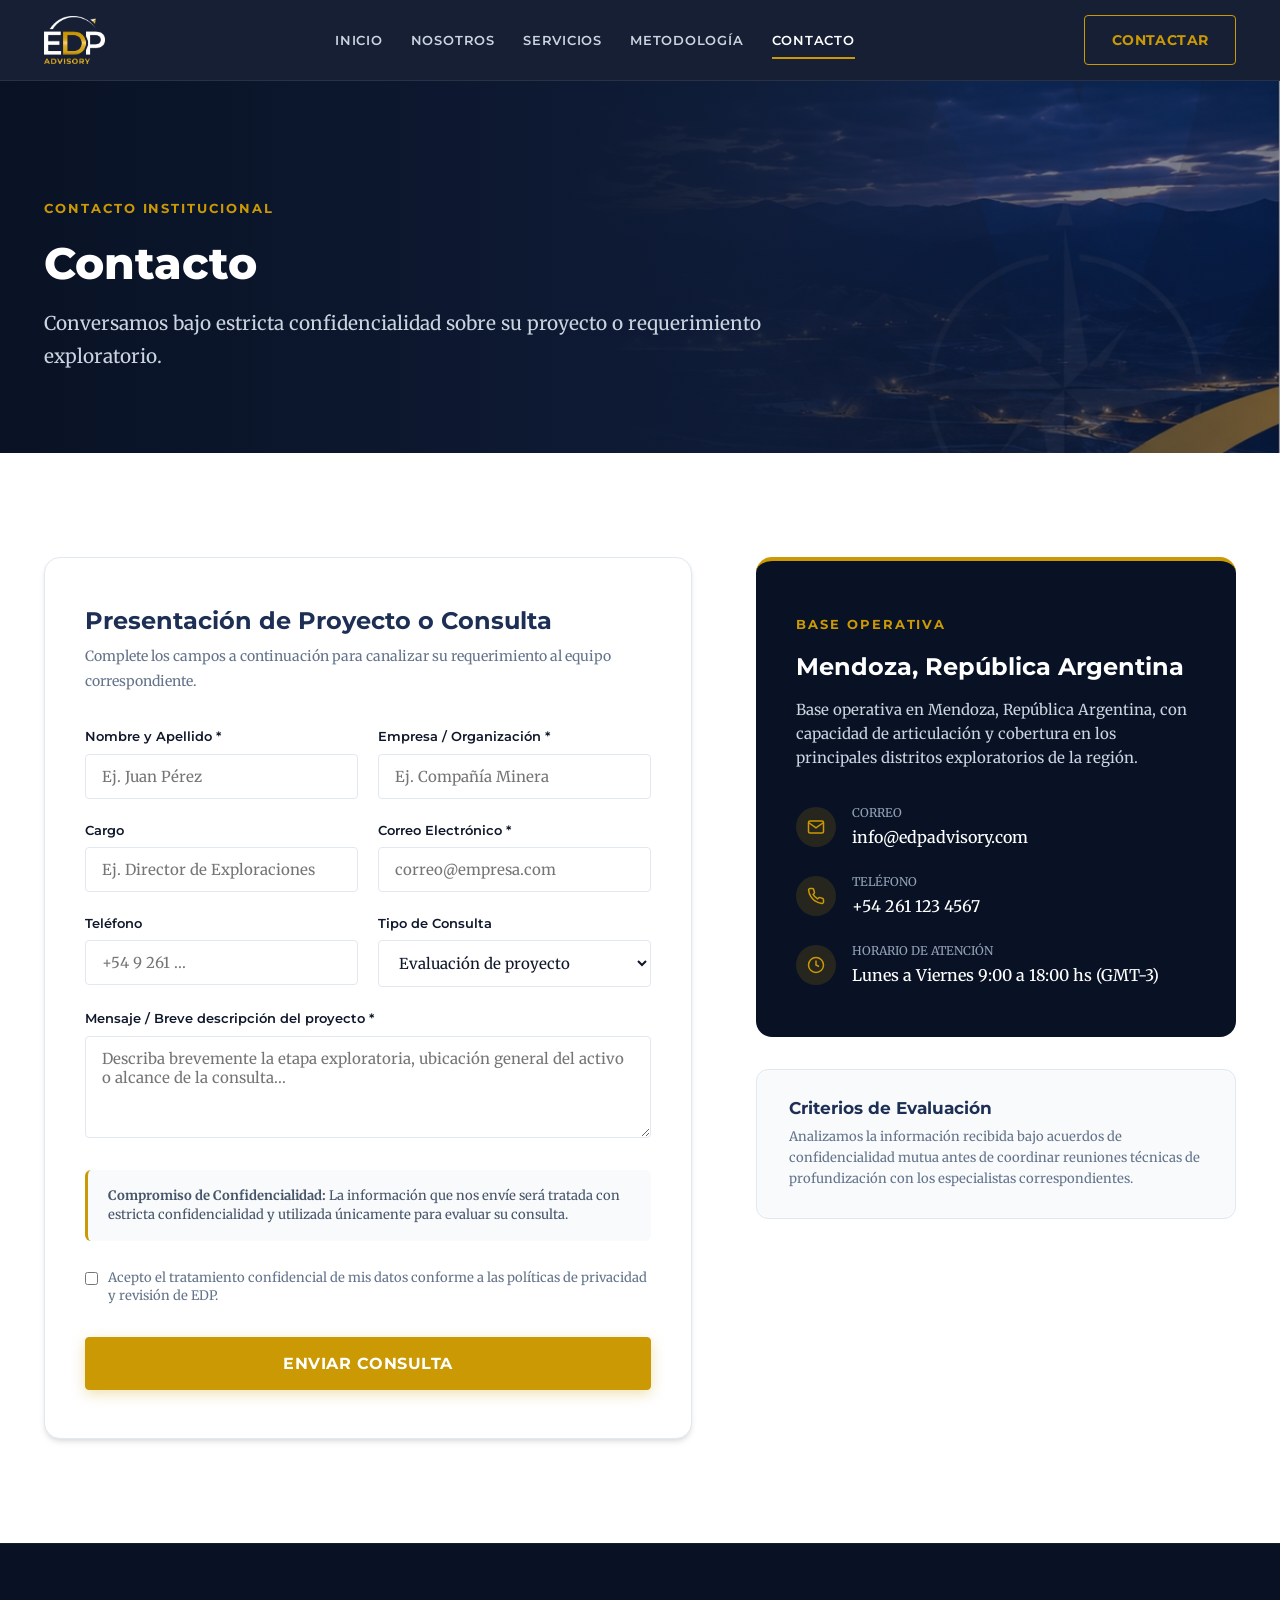
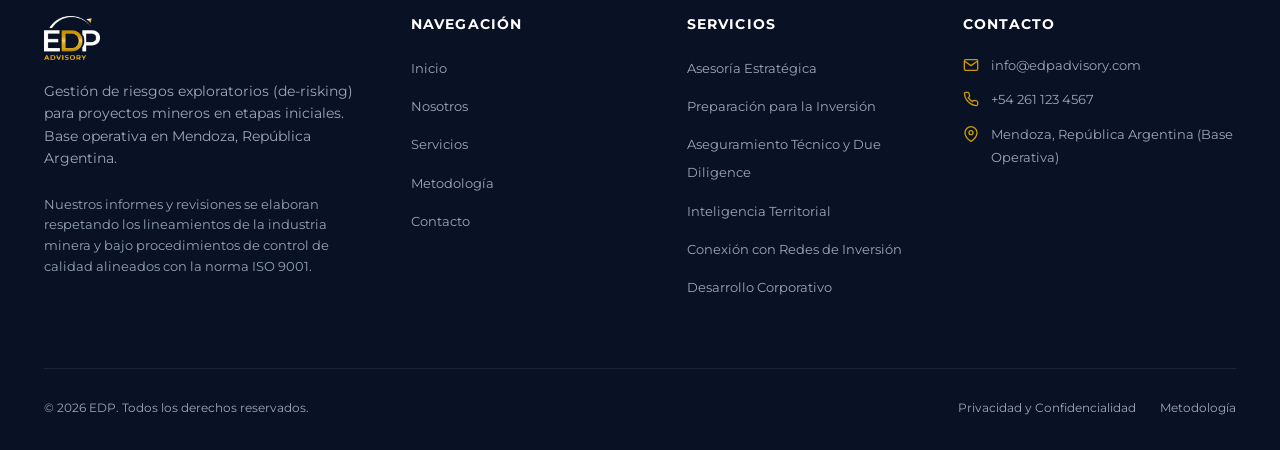
<file: contacto.html>
<!DOCTYPE html>
<html lang="es">
<head>
  <meta charset="UTF-8">
  <meta name="viewport" content="width=device-width, initial-scale=1.0">
  <title>Contacto | EDP</title>
  <meta name="description" content="Contáctenos para evaluar su proyecto o desafío exploratorio. Toda conversación es tratada con estricta confidencialidad.">
  <link rel="stylesheet" href="assets/css/styles.css">
  <link rel="icon" type="image/png" href="assets/img/logo-light.png">
</head>
<body>

  <!-- Site Header -->
  <header class="site-header">
    <div class="container nav-container">
      <a href="index.html" class="nav-logo" aria-label="EDP - Inicio">
        <img src="assets/img/logo-light.png" alt="EDP">
      </a>

      <nav class="nav-menu" id="navMenu">
        <a href="index.html" class="nav-link">Inicio</a>
        <a href="nosotros.html" class="nav-link">Nosotros</a>
        <a href="servicios.html" class="nav-link">Servicios</a>
        <a href="metodologia.html" class="nav-link">Metodología</a>
        <a href="contacto.html" class="nav-link active">Contacto</a>
      </nav>

      <div class="nav-actions">
        <a href="contacto.html" class="btn btn-outline-gold">Contactar</a>
        <button class="hamburger-btn" aria-label="Abrir menú" aria-expanded="false">
          <svg width="24" height="24" viewBox="0 0 24 24" fill="none" stroke="currentColor" stroke-width="2">
            <line x1="3" y1="12" x2="21" y2="12"></line>
            <line x1="3" y1="6" x2="21" y2="6"></line>
            <line x1="3" y1="18" x2="21" y2="18"></line>
          </svg>
        </button>
      </div>
    </div>
  </header>

  <!-- Page Hero Section -->
  <section class="page-hero reveal">
    <div class="container">
      <span class="eyebrow">Contacto Institucional</span>
      <h1 class="page-hero-title">Contacto</h1>
      <p class="page-hero-lead">
        Conversamos bajo estricta confidencialidad sobre su proyecto o requerimiento exploratorio.
      </p>
    </div>
  </section>

  <!-- Formulario y Datos de Contacto -->
  <section class="section section-white">
    <div class="container">
      <div style="display: grid; grid-template-columns: 1.35fr 1fr; gap: 4rem; align-items: flex-start;">
        
        <!-- Formulario Institucional Sobrio -->
        <div style="background-color: #ffffff; border: 1.5px solid var(--color-border-light); border-radius: var(--radius-xl); padding: 3rem 2.5rem; box-shadow: var(--shadow-md);">
          <h2 style="font-family: var(--font-heading); font-size: 1.5rem; color: var(--color-primary-navy); margin-bottom: 0.5rem;">Presentación de Proyecto o Consulta</h2>
          <p style="font-size: 0.875rem; color: #64748b; margin-bottom: 2rem;">
            Complete los campos a continuación para canalizar su requerimiento al equipo correspondiente.
          </p>

          <form action="send-contact.php" method="POST" id="contactForm" class="js-contact-form">
            <!-- Honeypot antispam -->
            <input type="text" name="_gotcha" style="display:none !important;" tabindex="-1" autocomplete="off">

            <div style="display: grid; grid-template-columns: 1fr 1fr; gap: 1.25rem; margin-bottom: 1.25rem;">
              <div>
                <label style="display: block; font-family: var(--font-ui); font-size: 0.8125rem; font-weight: 600; color: var(--color-text-dark); margin-bottom: 0.35rem;">Nombre y Apellido *</label>
                <input type="text" name="nombre" class="form-input" required placeholder="Ej. Juan Pérez" style="width: 100%; padding: 0.75rem 1rem; border: 1px solid var(--color-border-light); border-radius: var(--radius-sm); font-family: inherit; font-size: 0.9375rem;">
              </div>
              <div>
                <label style="display: block; font-family: var(--font-ui); font-size: 0.8125rem; font-weight: 600; color: var(--color-text-dark); margin-bottom: 0.35rem;">Empresa / Organización *</label>
                <input type="text" name="empresa" class="form-input" required placeholder="Ej. Compañía Minera" style="width: 100%; padding: 0.75rem 1rem; border: 1px solid var(--color-border-light); border-radius: var(--radius-sm); font-family: inherit; font-size: 0.9375rem;">
              </div>
            </div>

            <div style="display: grid; grid-template-columns: 1fr 1fr; gap: 1.25rem; margin-bottom: 1.25rem;">
              <div>
                <label style="display: block; font-family: var(--font-ui); font-size: 0.8125rem; font-weight: 600; color: var(--color-text-dark); margin-bottom: 0.35rem;">Cargo</label>
                <input type="text" name="cargo" class="form-input" placeholder="Ej. Director de Exploraciones" style="width: 100%; padding: 0.75rem 1rem; border: 1px solid var(--color-border-light); border-radius: var(--radius-sm); font-family: inherit; font-size: 0.9375rem;">
              </div>
              <div>
                <label style="display: block; font-family: var(--font-ui); font-size: 0.8125rem; font-weight: 600; color: var(--color-text-dark); margin-bottom: 0.35rem;">Correo Electrónico *</label>
                <input type="email" name="email" class="form-input" required placeholder="correo@empresa.com" style="width: 100%; padding: 0.75rem 1rem; border: 1px solid var(--color-border-light); border-radius: var(--radius-sm); font-family: inherit; font-size: 0.9375rem;">
              </div>
            </div>

            <div style="display: grid; grid-template-columns: 1fr 1fr; gap: 1.25rem; margin-bottom: 1.25rem;">
              <div>
                <label style="display: block; font-family: var(--font-ui); font-size: 0.8125rem; font-weight: 600; color: var(--color-text-dark); margin-bottom: 0.35rem;">Teléfono</label>
                <input type="tel" name="telefono" class="form-input" placeholder="+54 9 261 ..." style="width: 100%; padding: 0.75rem 1rem; border: 1px solid var(--color-border-light); border-radius: var(--radius-sm); font-family: inherit; font-size: 0.9375rem;">
              </div>
              <div>
                <label style="display: block; font-family: var(--font-ui); font-size: 0.8125rem; font-weight: 600; color: var(--color-text-dark); margin-bottom: 0.35rem;">Tipo de Consulta</label>
                <select name="tipo_consulta" class="form-input" style="width: 100%; padding: 0.75rem 1rem; border: 1px solid var(--color-border-light); border-radius: var(--radius-sm); font-family: inherit; font-size: 0.9375rem; background: #ffffff;">
                  <option value="Evaluación de proyecto">Evaluación de proyecto</option>
                  <option value="Due diligence">Due diligence</option>
                  <option value="Preparación para inversión">Preparación para inversión</option>
                  <option value="Inteligencia territorial">Inteligencia territorial</option>
                  <option value="Otro">Otro</option>
                </select>
              </div>
            </div>

            <div style="margin-bottom: 1.5rem;">
              <label style="display: block; font-family: var(--font-ui); font-size: 0.8125rem; font-weight: 600; color: var(--color-text-dark); margin-bottom: 0.35rem;">Mensaje / Breve descripción del proyecto *</label>
              <textarea name="mensaje" required rows="4" placeholder="Describa brevemente la etapa exploratoria, ubicación general del activo o alcance de la consulta..." style="width: 100%; padding: 0.75rem 1rem; border: 1px solid var(--color-border-light); border-radius: var(--radius-sm); font-family: inherit; font-size: 0.9375rem; resize: vertical;"></textarea>
            </div>

            <!-- Leyenda de Confidencialidad Excluyente -->
            <div style="background-color: #f8fafc; border-left: 3px solid var(--color-gold); padding: 1rem 1.25rem; border-radius: 6px; margin-bottom: 1.75rem;">
              <p style="font-size: 0.8125rem; color: #475569; line-height: 1.5; margin: 0;">
                <strong>Compromiso de Confidencialidad:</strong> La información que nos envíe será tratada con estricta confidencialidad y utilizada únicamente para evaluar su consulta.
              </p>
            </div>

            <div style="margin-bottom: 2rem;">
              <label style="display: flex; align-items: flex-start; gap: 0.65rem; font-size: 0.8125rem; color: #64748b; line-height: 1.4; cursor: pointer;">
                <input type="checkbox" required style="margin-top: 0.2rem;">
                <span>Acepto el tratamiento confidencial de mis datos conforme a las políticas de privacidad y revisión de EDP.</span>
              </label>
            </div>

            <button type="submit" class="btn btn-gold" style="width: 100%; justify-content: center; font-size: 1rem; padding: 1rem;">Enviar consulta</button>
            <div id="formFeedback" style="display: none; margin-top: 1rem; padding: 0.75rem; border-radius: 6px; font-size: 0.875rem;"></div>
          </form>
        </div>

        <!-- Información de Base Operativa -->
        <div>
          <div style="background-color: var(--color-navy-deep); color: #ffffff; border-radius: var(--radius-xl); padding: 3rem 2.5rem; margin-bottom: 2rem; border-top: 4px solid var(--color-gold);">
            <span class="eyebrow" style="color: var(--color-gold);">Base Operativa</span>
            <h3 style="font-family: var(--font-heading); font-size: 1.5rem; color: #ffffff; margin-bottom: 1rem;">Mendoza, República Argentina</h3>
            <p style="font-size: 0.9375rem; color: #cbd5e1; line-height: 1.6; margin-bottom: 2rem;">
              Base operativa en Mendoza, República Argentina, con capacidad de articulación y cobertura en los principales distritos exploratorios de la región.
            </p>

            <div style="display: flex; flex-direction: column; gap: 1.25rem;">
              <div style="display: flex; align-items: center; gap: 1rem;">
                <div style="width: 40px; height: 40px; border-radius: 50%; background: rgba(203,153,4,0.15); color: var(--color-gold); display: flex; align-items: center; justify-content: center; flex-shrink: 0;">
                  <svg width="18" height="18" viewBox="0 0 24 24" fill="none" stroke="currentColor" stroke-width="2"><path d="M4 4h16c1.1 0 2 .9 2 2v12c0 1.1-.9 2-2 2H4c-1.1 0-2-.9-2-2V6c0-1.1.9-2 2-2z"></path><polyline points="22,6 12,13 2,6"></polyline></svg>
                </div>
                <div>
                  <div style="font-size: 0.75rem; color: #94a3b8; text-transform: uppercase;">Correo</div>
                  <a href="mailto:info@edpadvisory.com" style="color: #ffffff; font-weight: 500;">info@edpadvisory.com</a>
                </div>
              </div>

              <div style="display: flex; align-items: center; gap: 1rem;">
                <div style="width: 40px; height: 40px; border-radius: 50%; background: rgba(203,153,4,0.15); color: var(--color-gold); display: flex; align-items: center; justify-content: center; flex-shrink: 0;">
                  <svg width="18" height="18" viewBox="0 0 24 24" fill="none" stroke="currentColor" stroke-width="2"><path d="M22 16.92v3a2 2 0 0 1-2.18 2 19.79 19.79 0 0 1-8.63-3.07 19.5 19.5 0 0 1-6-6 19.79 19.79 0 0 1-3.07-8.67A2 2 0 0 1 4.11 2h3a2 2 0 0 1 2 1.72 12.84 12.84 0 0 0 .7 2.81 2 2 0 0 1-.45 2.11L8.09 9.91a16 16 0 0 0 6 6l1.27-1.27a2 2 0 0 1 2.11-.45 12.84 12.84 0 0 0 2.81.7A2 2 0 0 1 22 16.92z"></path></svg>
                </div>
                <div>
                  <div style="font-size: 0.75rem; color: #94a3b8; text-transform: uppercase;">Teléfono</div>
                  <span style="color: #ffffff; font-weight: 500;">+54 261 123 4567</span>
                </div>
              </div>

              <div style="display: flex; align-items: center; gap: 1rem;">
                <div style="width: 40px; height: 40px; border-radius: 50%; background: rgba(203,153,4,0.15); color: var(--color-gold); display: flex; align-items: center; justify-content: center; flex-shrink: 0;">
                  <svg width="18" height="18" viewBox="0 0 24 24" fill="none" stroke="currentColor" stroke-width="2"><circle cx="12" cy="12" r="10"></circle><polyline points="12 6 12 12 16 14"></polyline></svg>
                </div>
                <div>
                  <div style="font-size: 0.75rem; color: #94a3b8; text-transform: uppercase;">Horario de Atención</div>
                  <span style="color: #ffffff; font-weight: 500;">Lunes a Viernes 9:00 a 18:00 hs (GMT-3)</span>
                </div>
              </div>
            </div>
          </div>

          <div style="background-color: #f8fafc; border: 1px solid var(--color-border-light); border-radius: var(--radius-lg); padding: 1.75rem 2rem;">
            <h4 style="font-family: var(--font-heading); font-size: 1.0625rem; color: var(--color-primary-navy); margin-bottom: 0.5rem;">Criterios de Evaluación</h4>
            <p style="font-size: 0.8125rem; color: #64748b; line-height: 1.6; margin: 0;">
              Analizamos la información recibida bajo acuerdos de confidencialidad mutua antes de coordinar reuniones técnicas de profundización con los especialistas correspondientes.
            </p>
          </div>
        </div>

      </div>
    </div>
  </section>

  <!-- Site Footer -->
  <footer class="site-footer">
    <div class="container">
      <div class="footer-top">
        <div>
          <div class="footer-logo">
            <img src="assets/img/logo-light.png" alt="EDP">
          </div>
          <p class="footer-about">
            Gestión de riesgos exploratorios (de-risking) para proyectos mineros en etapas iniciales. Base operativa en Mendoza, República Argentina.
          </p>
          <p style="font-size: 0.8125rem; color: #94a3b8; line-height: 1.6; margin-top: 1rem;">
            Nuestros informes y revisiones se elaboran respetando los lineamientos de la industria minera y bajo procedimientos de control de calidad alineados con la norma ISO 9001.
          </p>
        </div>

        <div>
          <h4 class="footer-col-title">Navegación</h4>
          <ul class="footer-links">
            <li><a href="index.html">Inicio</a></li>
            <li><a href="nosotros.html">Nosotros</a></li>
            <li><a href="servicios.html">Servicios</a></li>
            <li><a href="metodologia.html">Metodología</a></li>
            <li><a href="contacto.html">Contacto</a></li>
          </ul>
        </div>

        <div>
          <h4 class="footer-col-title">Servicios</h4>
          <ul class="footer-links">
            <li><a href="servicios.html#servicio-1">Asesoría Estratégica</a></li>
            <li><a href="servicios.html#servicio-2">Preparación para la Inversión</a></li>
            <li><a href="servicios.html#servicio-3">Aseguramiento Técnico y Due Diligence</a></li>
            <li><a href="servicios.html#servicio-4">Inteligencia Territorial</a></li>
            <li><a href="servicios.html#servicio-5">Conexión con Redes de Inversión</a></li>
            <li><a href="servicios.html#servicio-6">Desarrollo Corporativo</a></li>
          </ul>
        </div>

        <div>
          <h4 class="footer-col-title">Contacto</h4>
          <div class="footer-contact-item">
            <svg width="16" height="16" viewBox="0 0 24 24" fill="none" stroke="currentColor" stroke-width="2"><path d="M4 4h16c1.1 0 2 .9 2 2v12c0 1.1-.9 2-2 2H4c-1.1 0-2-.9-2-2V6c0-1.1.9-2 2-2z"></path><polyline points="22,6 12,13 2,6"></polyline></svg>
            <span>info@edpadvisory.com</span>
          </div>
          <div class="footer-contact-item">
            <svg width="16" height="16" viewBox="0 0 24 24" fill="none" stroke="currentColor" stroke-width="2"><path d="M22 16.92v3a2 2 0 0 1-2.18 2 19.79 19.79 0 0 1-8.63-3.07 19.5 19.5 0 0 1-6-6 19.79 19.79 0 0 1-3.07-8.67A2 2 0 0 1 4.11 2h3a2 2 0 0 1 2 1.72 12.84 12.84 0 0 0 .7 2.81 2 2 0 0 1-.45 2.11L8.09 9.91a16 16 0 0 0 6 6l1.27-1.27a2 2 0 0 1 2.11-.45 12.84 12.84 0 0 0 2.81.7A2 2 0 0 1 22 16.92z"></path></svg>
            <span>+54 261 123 4567</span>
          </div>
          <div class="footer-contact-item">
            <svg width="16" height="16" viewBox="0 0 24 24" fill="none" stroke="currentColor" stroke-width="2"><path d="M21 10c0 7-9 13-9 13s-9-6-9-13a9 9 0 0 1 18 0z"></path><circle cx="12" cy="10" r="3"></circle></svg>
            <span>Mendoza, República Argentina (Base Operativa)</span>
          </div>
        </div>
      </div>

      <div class="footer-bottom">
        <div>© 2026 EDP. Todos los derechos reservados.</div>
        <div class="footer-legal-links">
          <a href="contacto.html">Privacidad y Confidencialidad</a>
          <a href="metodologia.html">Metodología</a>
        </div>
      </div>
    </div>
  </footer>

  <script src="assets/js/main.js"></script>
</body>
</html>
</file>
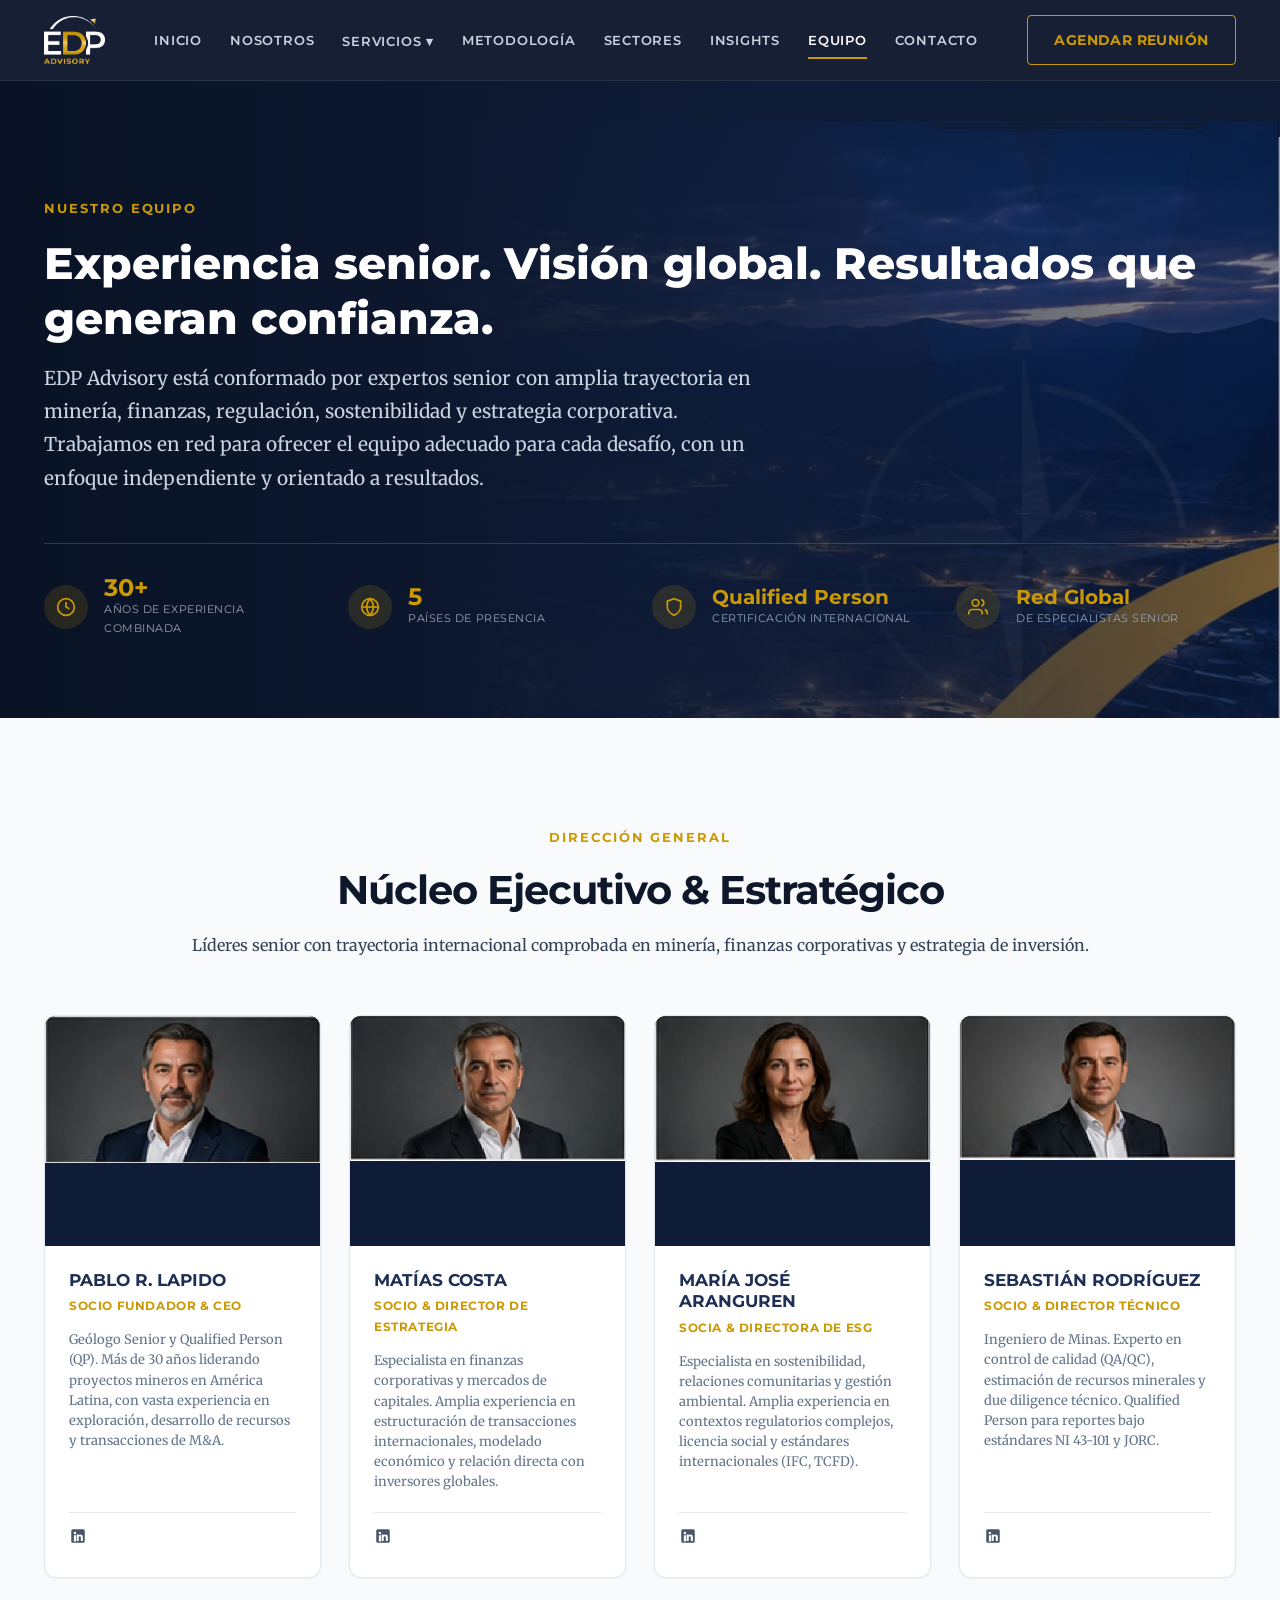
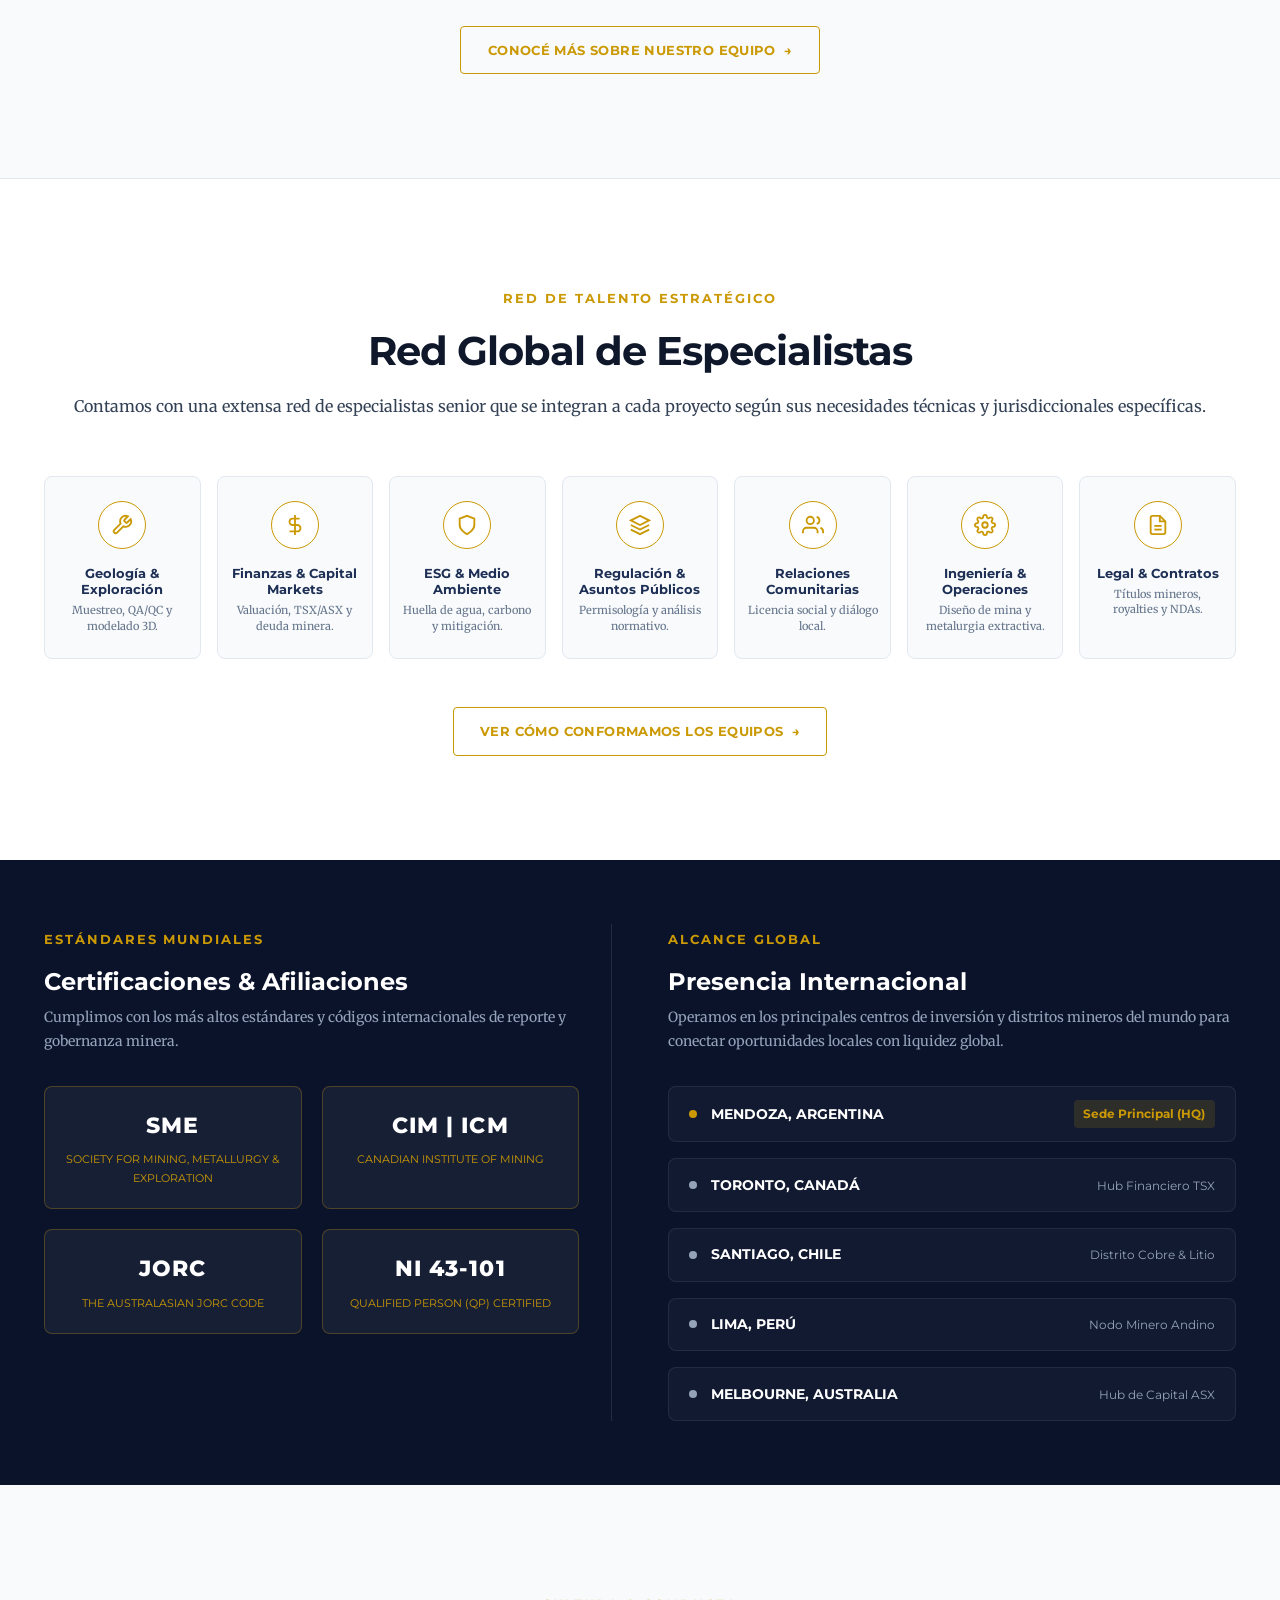
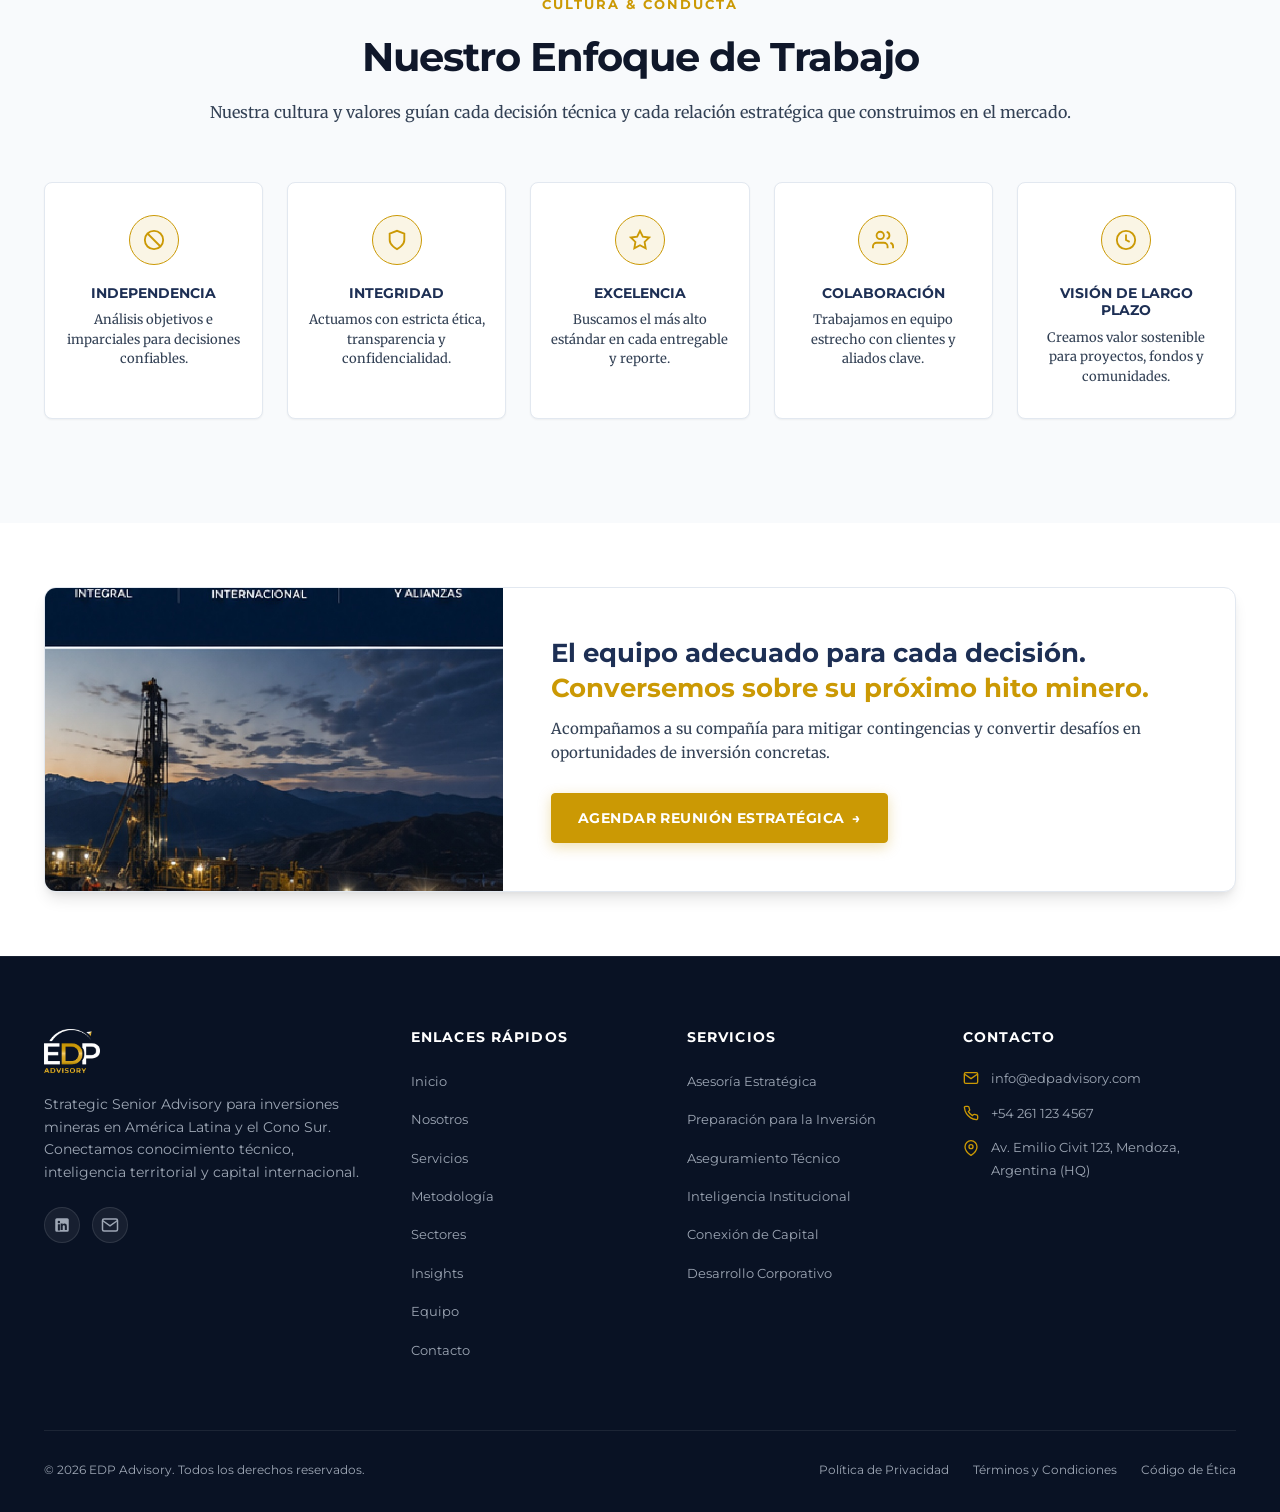
<file: equipo.html>
<!DOCTYPE html>
<html lang="es">
<head>
  <meta charset="UTF-8">
  <meta name="viewport" content="width=device-width, initial-scale=1.0">
  <title>Equipo Senior y Dirección Estratégica | EDP Advisory</title>
  <meta name="description" content="Conozca al equipo ejecutivo y red global de especialistas senior de EDP Advisory. Liderazgo en geología, finanzas, regulación, ESG y certificación Qualified Person.">
  <link rel="stylesheet" href="assets/css/styles.css">
  <link rel="icon" type="image/png" href="assets/img/logo-light.png">
</head>
<body>

  <!-- Site Header -->
  <header class="site-header">
    <div class="container nav-container">
      <a href="index.html" class="nav-logo" aria-label="EDP Advisory - Inicio">
        <img src="assets/img/logo-light.png" alt="EDP Advisory">
      </a>

      <nav class="nav-menu" id="navMenu">
        <a href="index.html" class="nav-link">Inicio</a>
        <a href="nosotros.html" class="nav-link">Nosotros</a>
        <div class="nav-dropdown">
          <a href="servicios.html" class="nav-link">Servicios ▾</a>
          <div class="dropdown-menu">
            <a href="servicios.html#asesoria-estrategica" class="dropdown-item">Asesoría Estratégica</a>
            <a href="servicios.html#preparacion-inversion" class="dropdown-item">Preparación para la Inversión</a>
            <a href="servicios.html#aseguramiento-tecnico" class="dropdown-item">Aseguramiento Técnico</a>
            <a href="servicios.html#inteligencia-institucional" class="dropdown-item">Inteligencia Institucional</a>
            <a href="servicios.html#conexion-capital" class="dropdown-item">Conexión de Capital</a>
            <a href="servicios.html#desarrollo-corporativo" class="dropdown-item">Desarrollo Corporativo</a>
          </div>
        </div>
        <a href="metodologia.html" class="nav-link">Metodología</a>
        <a href="sectores.html" class="nav-link">Sectores</a>
        <a href="insights.html" class="nav-link">Insights</a>
        <a href="equipo.html" class="nav-link active">Equipo</a>
        <a href="contacto.html" class="nav-link">Contacto</a>
      </nav>

      <div class="nav-actions">
        <a href="agendar.html" class="btn btn-outline-gold">Agendar Reunión</a>
        <button class="hamburger-btn" aria-label="Abrir menú" aria-expanded="false">
          <svg width="24" height="24" viewBox="0 0 24 24" fill="none" stroke="currentColor" stroke-width="2">
            <line x1="3" y1="12" x2="21" y2="12"></line>
            <line x1="3" y1="6" x2="21" y2="6"></line>
            <line x1="3" y1="18" x2="21" y2="18"></line>
          </svg>
        </button>
      </div>
    </div>
  </header>

  <!-- Page Hero Section -->
  <section class="page-hero">
    <div class="container">
      <span class="eyebrow">NUESTRO EQUIPO</span>
      <h1 class="page-hero-title">Experiencia senior. Visión global. Resultados que generan confianza.</h1>
      <p class="page-hero-lead">
        EDP Advisory está conformado por expertos senior con amplia trayectoria en minería, finanzas, regulación, sostenibilidad y estrategia corporativa. Trabajamos en red para ofrecer el equipo adecuado para cada desafío, con un enfoque independiente y orientado a resultados.
      </p>

      <!-- Hero Metrics Strip -->
      <div style="display: grid; grid-template-columns: repeat(4, 1fr); gap: 1.5rem; margin-top: 3rem; padding-top: 2rem; border-top: 1px solid rgba(255, 255, 255, 0.15);">
        <div style="display: flex; align-items: center; gap: 1rem;">
          <div style="width: 44px; height: 44px; border-radius: 50%; background: rgba(203, 153, 4, 0.15); display: flex; align-items: center; justify-content: center; flex-shrink: 0;">
            <svg width="20" height="20" viewBox="0 0 24 24" fill="none" stroke="#CB9904" stroke-width="2"><circle cx="12" cy="12" r="10"/><polyline points="12 6 12 12 16 14"/></svg>
          </div>
          <div>
            <div style="font-family: var(--font-heading); font-size: 1.5rem; font-weight: 700; color: var(--color-gold); line-height: 1;">30+</div>
            <div style="font-family: var(--font-ui); font-size: 0.6875rem; color: #94a3b8; text-transform: uppercase; letter-spacing: 0.05em;">AÑOS DE EXPERIENCIA COMBINADA</div>
          </div>
        </div>

        <div style="display: flex; align-items: center; gap: 1rem;">
          <div style="width: 44px; height: 44px; border-radius: 50%; background: rgba(203, 153, 4, 0.15); display: flex; align-items: center; justify-content: center; flex-shrink: 0;">
            <svg width="20" height="20" viewBox="0 0 24 24" fill="none" stroke="#CB9904" stroke-width="2"><circle cx="12" cy="12" r="10"/><line x1="2" y1="12" x2="22" y2="12"/><path d="M12 2a15.3 15.3 0 0 1 4 10 15.3 15.3 0 0 1-4 10 15.3 15.3 0 0 1-4-10 15.3 15.3 0 0 1 4-10z"/></svg>
          </div>
          <div>
            <div style="font-family: var(--font-heading); font-size: 1.5rem; font-weight: 700; color: var(--color-gold); line-height: 1;">5</div>
            <div style="font-family: var(--font-ui); font-size: 0.6875rem; color: #94a3b8; text-transform: uppercase; letter-spacing: 0.05em;">PAÍSES DE PRESENCIA</div>
          </div>
        </div>

        <div style="display: flex; align-items: center; gap: 1rem;">
          <div style="width: 44px; height: 44px; border-radius: 50%; background: rgba(203, 153, 4, 0.15); display: flex; align-items: center; justify-content: center; flex-shrink: 0;">
            <svg width="20" height="20" viewBox="0 0 24 24" fill="none" stroke="#CB9904" stroke-width="2"><path d="M12 22s8-4 8-10V5l-8-3-8 3v7c0 6 8 10 8 10z"/></svg>
          </div>
          <div>
            <div style="font-family: var(--font-heading); font-size: 1.25rem; font-weight: 700; color: var(--color-gold); line-height: 1.2;">Qualified Person</div>
            <div style="font-family: var(--font-ui); font-size: 0.6875rem; color: #94a3b8; text-transform: uppercase; letter-spacing: 0.05em;">CERTIFICACIÓN INTERNACIONAL</div>
          </div>
        </div>

        <div style="display: flex; align-items: center; gap: 1rem;">
          <div style="width: 44px; height: 44px; border-radius: 50%; background: rgba(203, 153, 4, 0.15); display: flex; align-items: center; justify-content: center; flex-shrink: 0;">
            <svg width="20" height="20" viewBox="0 0 24 24" fill="none" stroke="#CB9904" stroke-width="2"><path d="M17 21v-2a4 4 0 0 0-4-4H5a4 4 0 0 0-4 4v2"/><circle cx="9" cy="7" r="4"/><path d="M23 21v-2a4 4 0 0 0-3-3.87"/><path d="M16 3.13a4 4 0 0 1 0 7.75"/></svg>
          </div>
          <div>
            <div style="font-family: var(--font-heading); font-size: 1.25rem; font-weight: 700; color: var(--color-gold); line-height: 1.2;">Red Global</div>
            <div style="font-family: var(--font-ui); font-size: 0.6875rem; color: #94a3b8; text-transform: uppercase; letter-spacing: 0.05em;">DE ESPECIALISTAS SENIOR</div>
          </div>
        </div>
      </div>
    </div>
  </section>

  <!-- Núcleo Ejecutivo & Estratégico -->
  <section class="section section-light">
    <div class="container">
      <div style="text-align: center; margin-bottom: 3.5rem;">
        <span class="eyebrow">DIRECCIÓN GENERAL</span>
        <h2 class="section-title">Núcleo Ejecutivo & Estratégico</h2>
        <p class="section-lead">
          Líderes senior con trayectoria internacional comprobada en minería, finanzas corporativas y estrategia de inversión.
        </p>
      </div>

      <div class="team-grid">
        
        <!-- Member 1: Pablo R. Lapido -->
        <div class="team-card">
          <div class="team-card-photo">
            <img src="assets/img/team-pablo.jpg" alt="Pablo R. Lapido">
          </div>
          <div class="team-card-body">
            <h3 class="team-name">PABLO R. LAPIDO</h3>
            <div class="team-role">Socio Fundador & CEO</div>
            <p class="team-bio">
              Geólogo Senior y Qualified Person (QP). Más de 30 años liderando proyectos mineros en América Latina, con vasta experiencia en exploración, desarrollo de recursos y transacciones de M&A.
            </p>
            <div class="team-social">
              <a href="https://linkedin.com" target="_blank" class="team-social-link" aria-label="LinkedIn de Pablo R. Lapido">
                <svg width="18" height="18" viewBox="0 0 24 24" fill="currentColor"><path d="M19 3a2 2 0 0 1 2 2v14a2 2 0 0 1-2 2H5a2 2 0 0 1-2-2V5a2 2 0 0 1 2-2h14m-.5 15.5v-5.3a3.26 3.26 0 0 0-3.26-3.26c-.85 0-1.84.52-2.28 1.3v-1.11h-2.79v8.37h2.79v-4.93c0-.77.62-1.4 1.39-1.4a1.4 1.4 0 0 1 1.4 1.4v4.93h2.75M6.46 10.9v8.37H9.25V10.9H6.46M7.86 6.3a1.64 1.64 0 1 0 0 3.28 1.64 1.64 0 0 0 0-3.28z"/></svg>
              </a>
            </div>
          </div>
        </div>

        <!-- Member 2: Matías Costa -->
        <div class="team-card">
          <div class="team-card-photo">
            <img src="assets/img/team-matias.jpg" alt="Matías Costa">
          </div>
          <div class="team-card-body">
            <h3 class="team-name">MATÍAS COSTA</h3>
            <div class="team-role">Socio & Director de Estrategia</div>
            <p class="team-bio">
              Especialista en finanzas corporativas y mercados de capitales. Amplia experiencia en estructuración de transacciones internacionales, modelado económico y relación directa con inversores globales.
            </p>
            <div class="team-social">
              <a href="https://linkedin.com" target="_blank" class="team-social-link" aria-label="LinkedIn de Matías Costa">
                <svg width="18" height="18" viewBox="0 0 24 24" fill="currentColor"><path d="M19 3a2 2 0 0 1 2 2v14a2 2 0 0 1-2 2H5a2 2 0 0 1-2-2V5a2 2 0 0 1 2-2h14m-.5 15.5v-5.3a3.26 3.26 0 0 0-3.26-3.26c-.85 0-1.84.52-2.28 1.3v-1.11h-2.79v8.37h2.79v-4.93c0-.77.62-1.4 1.39-1.4a1.4 1.4 0 0 1 1.4 1.4v4.93h2.75M6.46 10.9v8.37H9.25V10.9H6.46M7.86 6.3a1.64 1.64 0 1 0 0 3.28 1.64 1.64 0 0 0 0-3.28z"/></svg>
              </a>
            </div>
          </div>
        </div>

        <!-- Member 3: María José Aranguren -->
        <div class="team-card">
          <div class="team-card-photo">
            <img src="assets/img/team-mariajose.jpg" alt="María José Aranguren">
          </div>
          <div class="team-card-body">
            <h3 class="team-name">MARÍA JOSÉ ARANGUREN</h3>
            <div class="team-role">Socia & Directora de ESG</div>
            <p class="team-bio">
              Especialista en sostenibilidad, relaciones comunitarias y gestión ambiental. Amplia experiencia en contextos regulatorios complejos, licencia social y estándares internacionales (IFC, TCFD).
            </p>
            <div class="team-social">
              <a href="https://linkedin.com" target="_blank" class="team-social-link" aria-label="LinkedIn de María José Aranguren">
                <svg width="18" height="18" viewBox="0 0 24 24" fill="currentColor"><path d="M19 3a2 2 0 0 1 2 2v14a2 2 0 0 1-2 2H5a2 2 0 0 1-2-2V5a2 2 0 0 1 2-2h14m-.5 15.5v-5.3a3.26 3.26 0 0 0-3.26-3.26c-.85 0-1.84.52-2.28 1.3v-1.11h-2.79v8.37h2.79v-4.93c0-.77.62-1.4 1.39-1.4a1.4 1.4 0 0 1 1.4 1.4v4.93h2.75M6.46 10.9v8.37H9.25V10.9H6.46M7.86 6.3a1.64 1.64 0 1 0 0 3.28 1.64 1.64 0 0 0 0-3.28z"/></svg>
              </a>
            </div>
          </div>
        </div>

        <!-- Member 4: Sebastián Rodríguez -->
        <div class="team-card">
          <div class="team-card-photo">
            <img src="assets/img/team-sebastian.jpg" alt="Sebastián Rodríguez">
          </div>
          <div class="team-card-body">
            <h3 class="team-name">SEBASTIÁN RODRÍGUEZ</h3>
            <div class="team-role">Socio & Director Técnico</div>
            <p class="team-bio">
              Ingeniero de Minas. Experto en control de calidad (QA/QC), estimación de recursos minerales y due diligence técnico. Qualified Person para reportes bajo estándares NI 43-101 y JORC.
            </p>
            <div class="team-social">
              <a href="https://linkedin.com" target="_blank" class="team-social-link" aria-label="LinkedIn de Sebastián Rodríguez">
                <svg width="18" height="18" viewBox="0 0 24 24" fill="currentColor"><path d="M19 3a2 2 0 0 1 2 2v14a2 2 0 0 1-2 2H5a2 2 0 0 1-2-2V5a2 2 0 0 1 2-2h14m-.5 15.5v-5.3a3.26 3.26 0 0 0-3.26-3.26c-.85 0-1.84.52-2.28 1.3v-1.11h-2.79v8.37h2.79v-4.93c0-.77.62-1.4 1.39-1.4a1.4 1.4 0 0 1 1.4 1.4v4.93h2.75M6.46 10.9v8.37H9.25V10.9H6.46M7.86 6.3a1.64 1.64 0 1 0 0 3.28 1.64 1.64 0 0 0 0-3.28z"/></svg>
              </a>
            </div>
          </div>
        </div>

      </div>

      <div style="text-align: center; margin-top: 3rem;">
        <a href="agendar.html" class="btn btn-outline-gold" style="font-size: 0.8125rem;">
          CONOCÉ MÁS SOBRE NUESTRO EQUIPO <span>→</span>
        </a>
      </div>
    </div>
  </section>

  <!-- Red Global de Especialistas -->
  <section class="section section-white" style="border-top: 1px solid var(--color-border-light);">
    <div class="container">
      <div style="text-align: center; margin-bottom: 3.5rem;">
        <span class="eyebrow">RED DE TALENTO ESTRATÉGICO</span>
        <h2 class="section-title">Red Global de Especialistas</h2>
        <p class="section-lead">
          Contamos con una extensa red de especialistas senior que se integran a cada proyecto según sus necesidades técnicas y jurisdiccionales específicas.
        </p>
      </div>

      <div style="display: grid; grid-template-columns: repeat(7, 1fr); gap: 1rem; text-align: center;">
        
        <!-- Discipline 1 -->
        <div style="background: #f8fafc; border: 1px solid var(--color-border-light); border-radius: var(--radius-md); padding: 1.5rem 0.75rem; display: flex; flex-direction: column; align-items: center;">
          <div style="width: 48px; height: 48px; border-radius: 50%; background: #ffffff; border: 1.5px solid var(--color-gold); display: flex; align-items: center; justify-content: center; margin-bottom: 1rem;">
            <svg width="22" height="22" viewBox="0 0 24 24" fill="none" stroke="#CB9904" stroke-width="2"><path d="M14.7 6.3a1 1 0 0 0 0 1.4l1.6 1.6a1 1 0 0 0 1.4 0l3.77-3.77a6 6 0 0 1-7.94 7.94l-6.91 6.91a2.12 2.12 0 0 1-3-3l6.91-6.91a6 6 0 0 1 7.94-7.94l-3.76 3.76z"/></svg>
          </div>
          <h4 style="font-family: var(--font-ui); font-size: 0.8125rem; font-weight: 700; color: var(--color-primary-navy); margin-bottom: 0.35rem;">Geología & Exploración</h4>
          <p style="font-size: 0.6875rem; color: var(--color-text-muted); margin: 0; line-height: 1.4;">Muestreo, QA/QC y modelado 3D.</p>
        </div>

        <!-- Discipline 2 -->
        <div style="background: #f8fafc; border: 1px solid var(--color-border-light); border-radius: var(--radius-md); padding: 1.5rem 0.75rem; display: flex; flex-direction: column; align-items: center;">
          <div style="width: 48px; height: 48px; border-radius: 50%; background: #ffffff; border: 1.5px solid var(--color-gold); display: flex; align-items: center; justify-content: center; margin-bottom: 1rem;">
            <svg width="22" height="22" viewBox="0 0 24 24" fill="none" stroke="#CB9904" stroke-width="2"><line x1="12" y1="1" x2="12" y2="23"/><path d="M17 5H9.5a3.5 3.5 0 0 0 0 7h5a3.5 3.5 0 0 1 0 7H6"/></svg>
          </div>
          <h4 style="font-family: var(--font-ui); font-size: 0.8125rem; font-weight: 700; color: var(--color-primary-navy); margin-bottom: 0.35rem;">Finanzas & Capital Markets</h4>
          <p style="font-size: 0.6875rem; color: var(--color-text-muted); margin: 0; line-height: 1.4;">Valuación, TSX/ASX y deuda minera.</p>
        </div>

        <!-- Discipline 3 -->
        <div style="background: #f8fafc; border: 1px solid var(--color-border-light); border-radius: var(--radius-md); padding: 1.5rem 0.75rem; display: flex; flex-direction: column; align-items: center;">
          <div style="width: 48px; height: 48px; border-radius: 50%; background: #ffffff; border: 1.5px solid var(--color-gold); display: flex; align-items: center; justify-content: center; margin-bottom: 1rem;">
            <svg width="22" height="22" viewBox="0 0 24 24" fill="none" stroke="#CB9904" stroke-width="2"><path d="M12 22s8-4 8-10V5l-8-3-8 3v7c0 6 8 10 8 10z"/></svg>
          </div>
          <h4 style="font-family: var(--font-ui); font-size: 0.8125rem; font-weight: 700; color: var(--color-primary-navy); margin-bottom: 0.35rem;">ESG & Medio Ambiente</h4>
          <p style="font-size: 0.6875rem; color: var(--color-text-muted); margin: 0; line-height: 1.4;">Huella de agua, carbono y mitigación.</p>
        </div>

        <!-- Discipline 4 -->
        <div style="background: #f8fafc; border: 1px solid var(--color-border-light); border-radius: var(--radius-md); padding: 1.5rem 0.75rem; display: flex; flex-direction: column; align-items: center;">
          <div style="width: 48px; height: 48px; border-radius: 50%; background: #ffffff; border: 1.5px solid var(--color-gold); display: flex; align-items: center; justify-content: center; margin-bottom: 1rem;">
            <svg width="22" height="22" viewBox="0 0 24 24" fill="none" stroke="#CB9904" stroke-width="2"><polygon points="12 2 2 7 12 12 22 7 12 2"/><polyline points="2 17 12 22 22 17"/><polyline points="2 12 12 17 22 12"/></svg>
          </div>
          <h4 style="font-family: var(--font-ui); font-size: 0.8125rem; font-weight: 700; color: var(--color-primary-navy); margin-bottom: 0.35rem;">Regulación & Asuntos Públicos</h4>
          <p style="font-size: 0.6875rem; color: var(--color-text-muted); margin: 0; line-height: 1.4;">Permisología y análisis normativo.</p>
        </div>

        <!-- Discipline 5 -->
        <div style="background: #f8fafc; border: 1px solid var(--color-border-light); border-radius: var(--radius-md); padding: 1.5rem 0.75rem; display: flex; flex-direction: column; align-items: center;">
          <div style="width: 48px; height: 48px; border-radius: 50%; background: #ffffff; border: 1.5px solid var(--color-gold); display: flex; align-items: center; justify-content: center; margin-bottom: 1rem;">
            <svg width="22" height="22" viewBox="0 0 24 24" fill="none" stroke="#CB9904" stroke-width="2"><path d="M17 21v-2a4 4 0 0 0-4-4H5a4 4 0 0 0-4 4v2"/><circle cx="9" cy="7" r="4"/><path d="M23 21v-2a4 4 0 0 0-3-3.87"/><path d="M16 3.13a4 4 0 0 1 0 7.75"/></svg>
          </div>
          <h4 style="font-family: var(--font-ui); font-size: 0.8125rem; font-weight: 700; color: var(--color-primary-navy); margin-bottom: 0.35rem;">Relaciones Comunitarias</h4>
          <p style="font-size: 0.6875rem; color: var(--color-text-muted); margin: 0; line-height: 1.4;">Licencia social y diálogo local.</p>
        </div>

        <!-- Discipline 6 -->
        <div style="background: #f8fafc; border: 1px solid var(--color-border-light); border-radius: var(--radius-md); padding: 1.5rem 0.75rem; display: flex; flex-direction: column; align-items: center;">
          <div style="width: 48px; height: 48px; border-radius: 50%; background: #ffffff; border: 1.5px solid var(--color-gold); display: flex; align-items: center; justify-content: center; margin-bottom: 1rem;">
            <svg width="22" height="22" viewBox="0 0 24 24" fill="none" stroke="#CB9904" stroke-width="2"><circle cx="12" cy="12" r="3"/><path d="M19.4 15a1.65 1.65 0 0 0 .33 1.82l.06.06a2 2 0 0 1 0 2.83 2 2 0 0 1-2.83 0l-.06-.06a1.65 1.65 0 0 0-1.82-.33 1.65 1.65 0 0 0-1 1.51V21a2 2 0 0 1-2 2 2 2 0 0 1-2-2v-.09A1.65 1.65 0 0 0 9 19.4a1.65 1.65 0 0 0-1.82.33l-.06.06a2 2 0 0 1-2.83 0 2 2 0 0 1 0-2.83l.06-.06a1.65 1.65 0 0 0 .33-1.82 1.65 1.65 0 0 0-1.51-1H3a2 2 0 0 1-2-2 2 2 0 0 1 2-2h.09A1.65 1.65 0 0 0 4.6 9a1.65 1.65 0 0 0-.33-1.82l-.06-.06a2 2 0 0 1 0-2.83 2 2 0 0 1 2.83 0l.06.06a1.65 1.65 0 0 0 1.82.33H9a1.65 1.65 0 0 0 1-1.51V3a2 2 0 0 1 2-2 2 2 0 0 1 2 2v.09a1.65 1.65 0 0 0 1 1.51 1.65 1.65 0 0 0 1.82-.33l.06-.06a2 2 0 0 1 2.83 0 2 2 0 0 1 0 2.83l-.06.06a1.65 1.65 0 0 0-.33 1.82V9a1.65 1.65 0 0 0 1.51 1H21a2 2 0 0 1 2 2 2 2 0 0 1-2 2h-.09a1.65 1.65 0 0 0-1.51 1z"/></svg>
          </div>
          <h4 style="font-family: var(--font-ui); font-size: 0.8125rem; font-weight: 700; color: var(--color-primary-navy); margin-bottom: 0.35rem;">Ingeniería & Operaciones</h4>
          <p style="font-size: 0.6875rem; color: var(--color-text-muted); margin: 0; line-height: 1.4;">Diseño de mina y metalurgia extractiva.</p>
        </div>

        <!-- Discipline 7 -->
        <div style="background: #f8fafc; border: 1px solid var(--color-border-light); border-radius: var(--radius-md); padding: 1.5rem 0.75rem; display: flex; flex-direction: column; align-items: center;">
          <div style="width: 48px; height: 48px; border-radius: 50%; background: #ffffff; border: 1.5px solid var(--color-gold); display: flex; align-items: center; justify-content: center; margin-bottom: 1rem;">
            <svg width="22" height="22" viewBox="0 0 24 24" fill="none" stroke="#CB9904" stroke-width="2"><path d="M14 2H6a2 2 0 0 0-2 2v16a2 2 0 0 0 2 2h12a2 2 0 0 0 2-2V8z"/><polyline points="14 2 14 8 20 8"/><line x1="16" y1="13" x2="8" y2="13"/><line x1="16" y1="17" x2="8" y2="17"/></svg>
          </div>
          <h4 style="font-family: var(--font-ui); font-size: 0.8125rem; font-weight: 700; color: var(--color-primary-navy); margin-bottom: 0.35rem;">Legal & Contratos</h4>
          <p style="font-size: 0.6875rem; color: var(--color-text-muted); margin: 0; line-height: 1.4;">Títulos mineros, royalties y NDAs.</p>
        </div>

      </div>

      <div style="text-align: center; margin-top: 3rem;">
        <a href="agendar.html" class="btn btn-outline-gold" style="font-size: 0.8125rem;">
          VER CÓMO CONFORMAMOS LOS EQUIPOS <span>→</span>
        </a>
      </div>
    </div>
  </section>

  <!-- Certificaciones, Afiliaciones & Presencia Internacional -->
  <section class="section section-dark" style="background-color: #0b132b; padding: 4rem 0;">
    <div class="container">
      <div style="display: grid; grid-template-columns: 1fr 1fr; gap: 3.5rem;">
        
        <!-- Left Column: Certificaciones -->
        <div style="border-right: 1px solid rgba(255, 255, 255, 0.1); padding-right: 2rem;">
          <span class="eyebrow" style="color: var(--color-gold);">ESTÁNDARES MUNDIALES</span>
          <h3 style="font-family: var(--font-heading); font-size: 1.5rem; color: #ffffff; margin-bottom: 0.5rem;">Certificaciones & Afiliaciones</h3>
          <p style="font-size: 0.875rem; color: #94a3b8; margin-bottom: 2rem;">
            Cumplimos con los más altos estándares y códigos internacionales de reporte y gobernanza minera.
          </p>

          <div style="display: grid; grid-template-columns: 1fr 1fr; gap: 1.25rem;">
            <div style="background: rgba(255, 255, 255, 0.05); border: 1px solid rgba(203, 153, 4, 0.3); border-radius: var(--radius-md); padding: 1.25rem; text-align: center;">
              <div style="font-family: var(--font-heading); font-size: 1.35rem; font-weight: 800; color: #ffffff; letter-spacing: 0.05em;">SME</div>
              <div style="font-family: var(--font-ui); font-size: 0.6875rem; color: var(--color-gold); text-transform: uppercase; margin-top: 0.35rem;">Society for Mining, Metallurgy & Exploration</div>
            </div>

            <div style="background: rgba(255, 255, 255, 0.05); border: 1px solid rgba(203, 153, 4, 0.3); border-radius: var(--radius-md); padding: 1.25rem; text-align: center;">
              <div style="font-family: var(--font-heading); font-size: 1.35rem; font-weight: 800; color: #ffffff; letter-spacing: 0.05em;">CIM | ICM</div>
              <div style="font-family: var(--font-ui); font-size: 0.6875rem; color: var(--color-gold); text-transform: uppercase; margin-top: 0.35rem;">Canadian Institute of Mining</div>
            </div>

            <div style="background: rgba(255, 255, 255, 0.05); border: 1px solid rgba(203, 153, 4, 0.3); border-radius: var(--radius-md); padding: 1.25rem; text-align: center;">
              <div style="font-family: var(--font-heading); font-size: 1.35rem; font-weight: 800; color: #ffffff; letter-spacing: 0.05em;">JORC</div>
              <div style="font-family: var(--font-ui); font-size: 0.6875rem; color: var(--color-gold); text-transform: uppercase; margin-top: 0.35rem;">The Australasian JORC Code</div>
            </div>

            <div style="background: rgba(255, 255, 255, 0.05); border: 1px solid rgba(203, 153, 4, 0.3); border-radius: var(--radius-md); padding: 1.25rem; text-align: center;">
              <div style="font-family: var(--font-heading); font-size: 1.35rem; font-weight: 800; color: #ffffff; letter-spacing: 0.05em;">NI 43-101</div>
              <div style="font-family: var(--font-ui); font-size: 0.6875rem; color: var(--color-gold); text-transform: uppercase; margin-top: 0.35rem;">Qualified Person (QP) Certified</div>
            </div>
          </div>
        </div>

        <!-- Right Column: Presencia Internacional -->
        <div>
          <span class="eyebrow" style="color: var(--color-gold);">ALCANCE GLOBAL</span>
          <h3 style="font-family: var(--font-heading); font-size: 1.5rem; color: #ffffff; margin-bottom: 0.5rem;">Presencia Internacional</h3>
          <p style="font-size: 0.875rem; color: #94a3b8; margin-bottom: 2rem;">
            Operamos en los principales centros de inversión y distritos mineros del mundo para conectar oportunidades locales con liquidez global.
          </p>

          <div style="display: flex; flex-direction: column; gap: 1rem;">
            <div style="display: flex; align-items: center; justify-content: space-between; background: rgba(255, 255, 255, 0.03); border: 1px solid rgba(255, 255, 255, 0.08); border-radius: var(--radius-md); padding: 0.85rem 1.25rem;">
              <div style="display: flex; align-items: center; gap: 0.85rem;">
                <span style="width: 8px; height: 8px; border-radius: 50%; background: var(--color-gold);"></span>
                <strong style="color: #ffffff; font-family: var(--font-ui); font-size: 0.875rem;">MENDOZA, ARGENTINA</strong>
              </div>
              <span style="font-size: 0.75rem; color: var(--color-gold); font-family: var(--font-ui); font-weight: 700; background: rgba(203, 153, 4, 0.15); padding: 0.2rem 0.6rem; border-radius: var(--radius-sm);">Sede Principal (HQ)</span>
            </div>

            <div style="display: flex; align-items: center; justify-content: space-between; background: rgba(255, 255, 255, 0.03); border: 1px solid rgba(255, 255, 255, 0.08); border-radius: var(--radius-md); padding: 0.85rem 1.25rem;">
              <div style="display: flex; align-items: center; gap: 0.85rem;">
                <span style="width: 8px; height: 8px; border-radius: 50%; background: #94a3b8;"></span>
                <strong style="color: #ffffff; font-family: var(--font-ui); font-size: 0.875rem;">TORONTO, CANADÁ</strong>
              </div>
              <span style="font-size: 0.75rem; color: #94a3b8; font-family: var(--font-ui);">Hub Financiero TSX</span>
            </div>

            <div style="display: flex; align-items: center; justify-content: space-between; background: rgba(255, 255, 255, 0.03); border: 1px solid rgba(255, 255, 255, 0.08); border-radius: var(--radius-md); padding: 0.85rem 1.25rem;">
              <div style="display: flex; align-items: center; gap: 0.85rem;">
                <span style="width: 8px; height: 8px; border-radius: 50%; background: #94a3b8;"></span>
                <strong style="color: #ffffff; font-family: var(--font-ui); font-size: 0.875rem;">SANTIAGO, CHILE</strong>
              </div>
              <span style="font-size: 0.75rem; color: #94a3b8; font-family: var(--font-ui);">Distrito Cobre & Litio</span>
            </div>

            <div style="display: flex; align-items: center; justify-content: space-between; background: rgba(255, 255, 255, 0.03); border: 1px solid rgba(255, 255, 255, 0.08); border-radius: var(--radius-md); padding: 0.85rem 1.25rem;">
              <div style="display: flex; align-items: center; gap: 0.85rem;">
                <span style="width: 8px; height: 8px; border-radius: 50%; background: #94a3b8;"></span>
                <strong style="color: #ffffff; font-family: var(--font-ui); font-size: 0.875rem;">LIMA, PERÚ</strong>
              </div>
              <span style="font-size: 0.75rem; color: #94a3b8; font-family: var(--font-ui);">Nodo Minero Andino</span>
            </div>

            <div style="display: flex; align-items: center; justify-content: space-between; background: rgba(255, 255, 255, 0.03); border: 1px solid rgba(255, 255, 255, 0.08); border-radius: var(--radius-md); padding: 0.85rem 1.25rem;">
              <div style="display: flex; align-items: center; gap: 0.85rem;">
                <span style="width: 8px; height: 8px; border-radius: 50%; background: #94a3b8;"></span>
                <strong style="color: #ffffff; font-family: var(--font-ui); font-size: 0.875rem;">MELBOURNE, AUSTRALIA</strong>
              </div>
              <span style="font-size: 0.75rem; color: #94a3b8; font-family: var(--font-ui);">Hub de Capital ASX</span>
            </div>
          </div>
        </div>

      </div>
    </div>
  </section>

  <!-- Nuestro Enfoque: Valores Corporativos -->
  <section class="section section-light">
    <div class="container">
      <div style="text-align: center; margin-bottom: 3.5rem;">
        <span class="eyebrow">CULTURA & CONDUCTA</span>
        <h2 class="section-title">Nuestro Enfoque de Trabajo</h2>
        <p class="section-lead">
          Nuestra cultura y valores guían cada decisión técnica y cada relación estratégica que construimos en el mercado.
        </p>
      </div>

      <div style="display: grid; grid-template-columns: repeat(5, 1fr); gap: 1.5rem; text-align: center;">
        
        <div style="background: #ffffff; border: 1px solid var(--color-border-light); border-radius: var(--radius-md); padding: 2rem 1.25rem; box-shadow: var(--shadow-sm);">
          <div style="width: 50px; height: 50px; border-radius: 50%; background: rgba(203, 153, 4, 0.1); border: 1px solid var(--color-gold); display: flex; align-items: center; justify-content: center; margin: 0 auto 1.25rem;">
            <svg width="22" height="22" viewBox="0 0 24 24" fill="none" stroke="#CB9904" stroke-width="2"><circle cx="12" cy="12" r="10"/><line x1="4.93" y1="4.93" x2="19.07" y2="19.07"/></svg>
          </div>
          <h4 style="font-family: var(--font-ui); font-size: 0.875rem; font-weight: 700; color: var(--color-primary-navy); margin-bottom: 0.5rem; text-transform: uppercase;">Independencia</h4>
          <p style="font-size: 0.8125rem; color: var(--color-text-secondary); line-height: 1.5; margin: 0;">Análisis objetivos e imparciales para decisiones confiables.</p>
        </div>

        <div style="background: #ffffff; border: 1px solid var(--color-border-light); border-radius: var(--radius-md); padding: 2rem 1.25rem; box-shadow: var(--shadow-sm);">
          <div style="width: 50px; height: 50px; border-radius: 50%; background: rgba(203, 153, 4, 0.1); border: 1px solid var(--color-gold); display: flex; align-items: center; justify-content: center; margin: 0 auto 1.25rem;">
            <svg width="22" height="22" viewBox="0 0 24 24" fill="none" stroke="#CB9904" stroke-width="2"><path d="M12 22s8-4 8-10V5l-8-3-8 3v7c0 6 8 10 8 10z"/></svg>
          </div>
          <h4 style="font-family: var(--font-ui); font-size: 0.875rem; font-weight: 700; color: var(--color-primary-navy); margin-bottom: 0.5rem; text-transform: uppercase;">Integridad</h4>
          <p style="font-size: 0.8125rem; color: var(--color-text-secondary); line-height: 1.5; margin: 0;">Actuamos con estricta ética, transparencia y confidencialidad.</p>
        </div>

        <div style="background: #ffffff; border: 1px solid var(--color-border-light); border-radius: var(--radius-md); padding: 2rem 1.25rem; box-shadow: var(--shadow-sm);">
          <div style="width: 50px; height: 50px; border-radius: 50%; background: rgba(203, 153, 4, 0.1); border: 1px solid var(--color-gold); display: flex; align-items: center; justify-content: center; margin: 0 auto 1.25rem;">
            <svg width="22" height="22" viewBox="0 0 24 24" fill="none" stroke="#CB9904" stroke-width="2"><polygon points="12 2 15.09 8.26 22 9.27 17 14.14 18.18 21.02 12 17.77 5.82 21.02 7 14.14 2 9.27 8.91 8.26 12 2"/></svg>
          </div>
          <h4 style="font-family: var(--font-ui); font-size: 0.875rem; font-weight: 700; color: var(--color-primary-navy); margin-bottom: 0.5rem; text-transform: uppercase;">Excelencia</h4>
          <p style="font-size: 0.8125rem; color: var(--color-text-secondary); line-height: 1.5; margin: 0;">Buscamos el más alto estándar en cada entregable y reporte.</p>
        </div>

        <div style="background: #ffffff; border: 1px solid var(--color-border-light); border-radius: var(--radius-md); padding: 2rem 1.25rem; box-shadow: var(--shadow-sm);">
          <div style="width: 50px; height: 50px; border-radius: 50%; background: rgba(203, 153, 4, 0.1); border: 1px solid var(--color-gold); display: flex; align-items: center; justify-content: center; margin: 0 auto 1.25rem;">
            <svg width="22" height="22" viewBox="0 0 24 24" fill="none" stroke="#CB9904" stroke-width="2"><path d="M17 21v-2a4 4 0 0 0-4-4H5a4 4 0 0 0-4 4v2"/><circle cx="9" cy="7" r="4"/><path d="M23 21v-2a4 4 0 0 0-3-3.87"/><path d="M16 3.13a4 4 0 0 1 0 7.75"/></svg>
          </div>
          <h4 style="font-family: var(--font-ui); font-size: 0.875rem; font-weight: 700; color: var(--color-primary-navy); margin-bottom: 0.5rem; text-transform: uppercase;">Colaboración</h4>
          <p style="font-size: 0.8125rem; color: var(--color-text-secondary); line-height: 1.5; margin: 0;">Trabajamos en equipo estrecho con clientes y aliados clave.</p>
        </div>

        <div style="background: #ffffff; border: 1px solid var(--color-border-light); border-radius: var(--radius-md); padding: 2rem 1.25rem; box-shadow: var(--shadow-sm);">
          <div style="width: 50px; height: 50px; border-radius: 50%; background: rgba(203, 153, 4, 0.1); border: 1px solid var(--color-gold); display: flex; align-items: center; justify-content: center; margin: 0 auto 1.25rem;">
            <svg width="22" height="22" viewBox="0 0 24 24" fill="none" stroke="#CB9904" stroke-width="2"><circle cx="12" cy="12" r="10"/><polyline points="12 6 12 12 16 14"/></svg>
          </div>
          <h4 style="font-family: var(--font-ui); font-size: 0.875rem; font-weight: 700; color: var(--color-primary-navy); margin-bottom: 0.5rem; text-transform: uppercase;">Visión de Largo Plazo</h4>
          <p style="font-size: 0.8125rem; color: var(--color-text-secondary); line-height: 1.5; margin: 0;">Creamos valor sostenible para proyectos, fondos y comunidades.</p>
        </div>

      </div>
    </div>
  </section>

  <!-- CTA Banner -->
  <section class="section section-white" style="padding: 4rem 0;">
    <div class="container">
      <div style="display: grid; grid-template-columns: 1fr 1.6fr; gap: 0; background: #ffffff; border: 1.5px solid var(--color-border-light); border-radius: var(--radius-lg); overflow: hidden; box-shadow: var(--shadow-lg);">
        <div style="position: relative; min-height: 280px;">
          <img src="assets/img/drilling-rig.jpg" alt="Equipo EDP" style="width: 100%; height: 100%; object-fit: cover; object-position: center 40%;">
        </div>
        <div style="padding: 3rem; display: flex; flex-direction: column; justify-content: center;">
          <h3 style="font-family: var(--font-heading); font-size: 1.65rem; color: var(--color-primary-navy); margin-bottom: 0.75rem; line-height: 1.3;">
            El equipo adecuado para cada decisión.<br>
            <span style="color: var(--color-gold);">Conversemos sobre su próximo hito minero.</span>
          </h3>
          <p style="font-size: 0.9375rem; color: var(--color-text-secondary); line-height: 1.6; margin-bottom: 1.75rem;">
            Acompañamos a su compañía para mitigar contingencias y convertir desafíos en oportunidades de inversión concretas.
          </p>
          <div>
            <a href="agendar.html" class="btn btn-gold" style="display: inline-flex; align-items: center; gap: 0.5rem;">
              AGENDAR REUNIÓN ESTRATÉGICA <span>→</span>
            </a>
          </div>
        </div>
      </div>
    </div>
  </section>

  <!-- Site Footer -->
  <footer class="site-footer">
    <div class="container">
      <div class="footer-top">
        <div>
          <div class="footer-logo">
            <img src="assets/img/logo-light.png" alt="EDP Advisory">
          </div>
          <p class="footer-about">
            Strategic Senior Advisory para inversiones mineras en América Latina y el Cono Sur. Conectamos conocimiento técnico, inteligencia territorial y capital internacional.
          </p>
          <div class="footer-social">
            <a href="https://linkedin.com" target="_blank" aria-label="LinkedIn">
              <svg width="18" height="18" viewBox="0 0 24 24" fill="currentColor"><path d="M19 3a2 2 0 0 1 2 2v14a2 2 0 0 1-2 2H5a2 2 0 0 1-2-2V5a2 2 0 0 1 2-2h14m-.5 15.5v-5.3a3.26 3.26 0 0 0-3.26-3.26c-.85 0-1.84.52-2.28 1.3v-1.11h-2.79v8.37h2.79v-4.93c0-.77.62-1.4 1.39-1.4a1.4 1.4 0 0 1 1.4 1.4v4.93h2.75M6.46 10.9v8.37H9.25V10.9H6.46M7.86 6.3a1.64 1.64 0 1 0 0 3.28 1.64 1.64 0 0 0 0-3.28z"/></svg>
            </a>
            <a href="mailto:info@edpadvisory.com" aria-label="Email">
              <svg width="18" height="18" viewBox="0 0 24 24" fill="none" stroke="currentColor" stroke-width="2"><path d="M4 4h16c1.1 0 2 .9 2 2v12c0 1.1-.9 2-2 2H4c-1.1 0-2-.9-2-2V6c0-1.1.9-2 2-2z"></path><polyline points="22,6 12,13 2,6"></polyline></svg>
            </a>
          </div>
        </div>

        <div>
          <h4 class="footer-col-title">Enlaces Rápidos</h4>
          <ul class="footer-links">
            <li><a href="index.html">Inicio</a></li>
            <li><a href="nosotros.html">Nosotros</a></li>
            <li><a href="servicios.html">Servicios</a></li>
            <li><a href="metodologia.html">Metodología</a></li>
            <li><a href="sectores.html">Sectores</a></li>
            <li><a href="insights.html">Insights</a></li>
            <li><a href="equipo.html">Equipo</a></li>
            <li><a href="contacto.html">Contacto</a></li>
          </ul>
        </div>

        <div>
          <h4 class="footer-col-title">Servicios</h4>
          <ul class="footer-links">
            <li><a href="servicios.html#asesoria-estrategica">Asesoría Estratégica</a></li>
            <li><a href="servicios.html#preparacion-inversion">Preparación para la Inversión</a></li>
            <li><a href="servicios.html#aseguramiento-tecnico">Aseguramiento Técnico</a></li>
            <li><a href="servicios.html#inteligencia-institucional">Inteligencia Institucional</a></li>
            <li><a href="servicios.html#conexion-capital">Conexión de Capital</a></li>
            <li><a href="servicios.html#desarrollo-corporativo">Desarrollo Corporativo</a></li>
          </ul>
        </div>

        <div>
          <h4 class="footer-col-title">Contacto</h4>
          <div class="footer-contact-item">
            <svg width="16" height="16" viewBox="0 0 24 24" fill="none" stroke="currentColor" stroke-width="2"><path d="M4 4h16c1.1 0 2 .9 2 2v12c0 1.1-.9 2-2 2H4c-1.1 0-2-.9-2-2V6c0-1.1.9-2 2-2z"></path><polyline points="22,6 12,13 2,6"></polyline></svg>
            <span>info@edpadvisory.com</span>
          </div>
          <div class="footer-contact-item">
            <svg width="16" height="16" viewBox="0 0 24 24" fill="none" stroke="currentColor" stroke-width="2"><path d="M22 16.92v3a2 2 0 0 1-2.18 2 19.79 19.79 0 0 1-8.63-3.07 19.5 19.5 0 0 1-6-6 19.79 19.79 0 0 1-3.07-8.67A2 2 0 0 1 4.11 2h3a2 2 0 0 1 2 1.72 12.84 12.84 0 0 0 .7 2.81 2 2 0 0 1-.45 2.11L8.09 9.91a16 16 0 0 0 6 6l1.27-1.27a2 2 0 0 1 2.11-.45 12.84 12.84 0 0 0 2.81.7A2 2 0 0 1 22 16.92z"></path></svg>
            <span>+54 261 123 4567</span>
          </div>
          <div class="footer-contact-item">
            <svg width="16" height="16" viewBox="0 0 24 24" fill="none" stroke="currentColor" stroke-width="2"><path d="M21 10c0 7-9 13-9 13s-9-6-9-13a9 9 0 0 1 18 0z"></path><circle cx="12" cy="10" r="3"></circle></svg>
            <span>Av. Emilio Civit 123, Mendoza, Argentina (HQ)</span>
          </div>
        </div>
      </div>

      <div class="footer-bottom">
        <div>© 2026 EDP Advisory. Todos los derechos reservados.</div>
        <div class="footer-legal-links">
          <a href="#">Política de Privacidad</a>
          <a href="#">Términos y Condiciones</a>
          <a href="#">Código de Ética</a>
        </div>
      </div>
    </div>
  </footer>

  <script src="assets/js/main.js"></script>
</body>
</html>
</file>
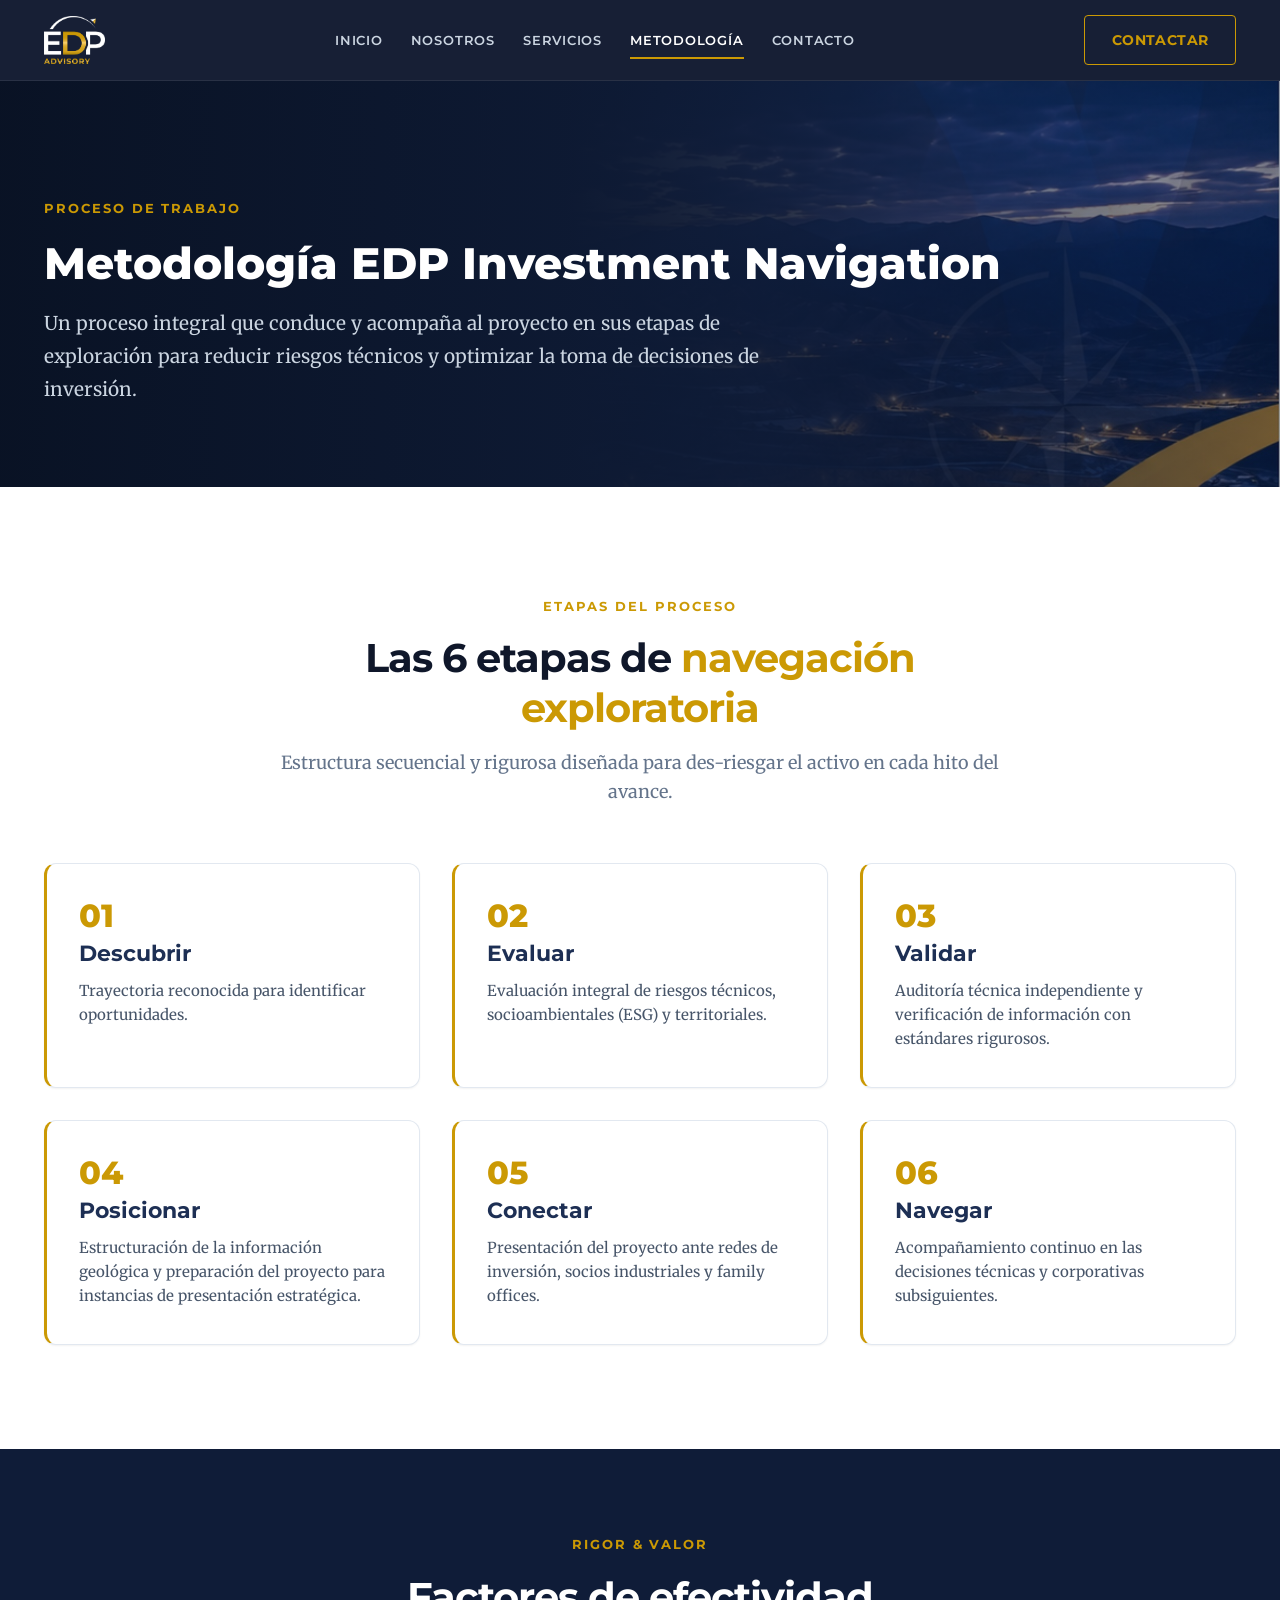
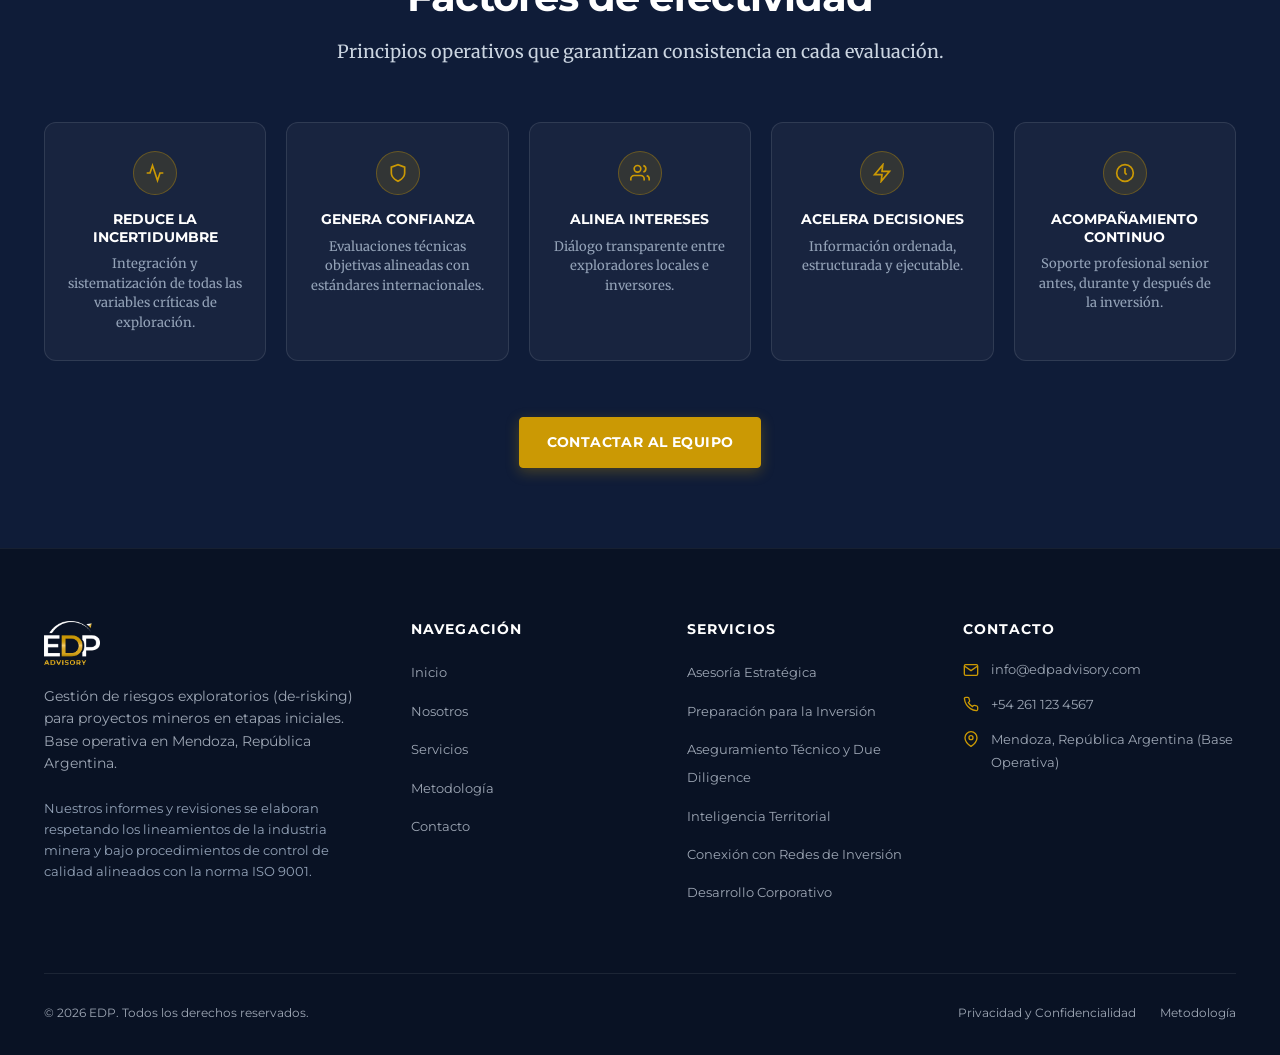
<file: metodologia.html>
<!DOCTYPE html>
<html lang="es">
<head>
  <meta charset="UTF-8">
  <meta name="viewport" content="width=device-width, initial-scale=1.0">
  <title>Metodología EDP Investment Navigation | EDP</title>
  <meta name="description" content="Metodología EDP Investment Navigation: un proceso integral que conduce y acompaña al proyecto en sus etapas de exploración.">
  <link rel="stylesheet" href="assets/css/styles.css">
  <link rel="icon" type="image/png" href="assets/img/logo-light.png">
</head>
<body>

  <!-- Site Header -->
  <header class="site-header">
    <div class="container nav-container">
      <a href="index.html" class="nav-logo" aria-label="EDP - Inicio">
        <img src="assets/img/logo-light.png" alt="EDP">
      </a>

      <nav class="nav-menu" id="navMenu">
        <a href="index.html" class="nav-link">Inicio</a>
        <a href="nosotros.html" class="nav-link">Nosotros</a>
        <a href="servicios.html" class="nav-link">Servicios</a>
        <a href="metodologia.html" class="nav-link active">Metodología</a>
        <a href="contacto.html" class="nav-link">Contacto</a>
      </nav>

      <div class="nav-actions">
        <a href="contacto.html" class="btn btn-outline-gold">Contactar</a>
        <button class="hamburger-btn" aria-label="Abrir menú" aria-expanded="false">
          <svg width="24" height="24" viewBox="0 0 24 24" fill="none" stroke="currentColor" stroke-width="2">
            <line x1="3" y1="12" x2="21" y2="12"></line>
            <line x1="3" y1="6" x2="21" y2="6"></line>
            <line x1="3" y1="18" x2="21" y2="18"></line>
          </svg>
        </button>
      </div>
    </div>
  </header>

  <!-- Page Hero Section -->
  <section class="page-hero reveal">
    <div class="container">
      <span class="eyebrow">Proceso de Trabajo</span>
      <h1 class="page-hero-title">Metodología EDP Investment Navigation</h1>
      <p class="page-hero-lead">
        Un proceso integral que conduce y acompaña al proyecto en sus etapas de exploración para reducir riesgos técnicos y optimizar la toma de decisiones de inversión.
      </p>
    </div>
  </section>

  <!-- 6 Etapas Metodológicas (Sin tabla de entregables) -->
  <section class="section section-white">
    <div class="container">
      <div style="text-align: center; max-width: 760px; margin: 0 auto 3.5rem;">
        <span class="eyebrow">Etapas del Proceso</span>
        <h2 class="section-title">Las 6 etapas de <span class="text-gold">navegación exploratoria</span></h2>
        <p class="section-subtitle" style="margin: 0 auto;">
          Estructura secuencial y rigurosa diseñada para des-riesgar el activo en cada hito del avance.
        </p>
      </div>

      <div style="display: grid; grid-template-columns: repeat(3, 1fr); gap: 2rem;">
        
        <!-- Etapa 01 -->
        <div class="pillar-card" style="text-align: left; padding: 2.25rem 2rem; border-left: 3px solid var(--color-gold);">
          <div style="font-family: var(--font-heading); font-size: 2rem; font-weight: 800; color: var(--color-gold); margin-bottom: 0.5rem; line-height: 1;">01</div>
          <h3 style="font-family: var(--font-heading); font-size: 1.35rem; color: var(--color-primary-navy); margin-bottom: 0.75rem;">Descubrir</h3>
          <p style="font-size: 0.9375rem; color: #475569; line-height: 1.6; margin: 0;">
            Trayectoria reconocida para identificar oportunidades.
          </p>
        </div>

        <!-- Etapa 02: Evaluar -->
        <div class="pillar-card" style="text-align: left; padding: 2.25rem 2rem; border-left: 3px solid var(--color-gold);">
          <div style="font-family: var(--font-heading); font-size: 2rem; font-weight: 800; color: var(--color-gold); margin-bottom: 0.5rem; line-height: 1;">02</div>
          <h3 style="font-family: var(--font-heading); font-size: 1.35rem; color: var(--color-primary-navy); margin-bottom: 0.75rem;">Evaluar</h3>
          <p style="font-size: 0.9375rem; color: #475569; line-height: 1.6; margin: 0;">
            Evaluación integral de riesgos técnicos, socioambientales (ESG) y territoriales.
          </p>
        </div>

        <!-- Etapa 03 -->
        <div class="pillar-card" style="text-align: left; padding: 2.25rem 2rem; border-left: 3px solid var(--color-gold);">
          <div style="font-family: var(--font-heading); font-size: 2rem; font-weight: 800; color: var(--color-gold); margin-bottom: 0.5rem; line-height: 1;">03</div>
          <h3 style="font-family: var(--font-heading); font-size: 1.35rem; color: var(--color-primary-navy); margin-bottom: 0.75rem;">Validar</h3>
          <p style="font-size: 0.9375rem; color: #475569; line-height: 1.6; margin: 0;">
            Auditoría técnica independiente y verificación de información con estándares rigurosos.
          </p>
        </div>

        <!-- Etapa 04 -->
        <div class="pillar-card" style="text-align: left; padding: 2.25rem 2rem; border-left: 3px solid var(--color-gold);">
          <div style="font-family: var(--font-heading); font-size: 2rem; font-weight: 800; color: var(--color-gold); margin-bottom: 0.5rem; line-height: 1;">04</div>
          <h3 style="font-family: var(--font-heading); font-size: 1.35rem; color: var(--color-primary-navy); margin-bottom: 0.75rem;">Posicionar</h3>
          <p style="font-size: 0.9375rem; color: #475569; line-height: 1.6; margin: 0;">
            Estructuración de la información geológica y preparación del proyecto para instancias de presentación estratégica.
          </p>
        </div>

        <!-- Etapa 05 -->
        <div class="pillar-card" style="text-align: left; padding: 2.25rem 2rem; border-left: 3px solid var(--color-gold);">
          <div style="font-family: var(--font-heading); font-size: 2rem; font-weight: 800; color: var(--color-gold); margin-bottom: 0.5rem; line-height: 1;">05</div>
          <h3 style="font-family: var(--font-heading); font-size: 1.35rem; color: var(--color-primary-navy); margin-bottom: 0.75rem;">Conectar</h3>
          <p style="font-size: 0.9375rem; color: #475569; line-height: 1.6; margin: 0;">
            Presentación del proyecto ante redes de inversión, socios industriales y family offices.
          </p>
        </div>

        <!-- Etapa 06 -->
        <div class="pillar-card" style="text-align: left; padding: 2.25rem 2rem; border-left: 3px solid var(--color-gold);">
          <div style="font-family: var(--font-heading); font-size: 2rem; font-weight: 800; color: var(--color-gold); margin-bottom: 0.5rem; line-height: 1;">06</div>
          <h3 style="font-family: var(--font-heading); font-size: 1.35rem; color: var(--color-primary-navy); margin-bottom: 0.75rem;">Navegar</h3>
          <p style="font-size: 0.9375rem; color: #475569; line-height: 1.6; margin: 0;">
            Acompañamiento continuo en las decisiones técnicas y corporativas subsiguientes.
          </p>
        </div>

      </div>
    </div>
  </section>

  <!-- Los 5 Factores de Efectividad -->
  <section class="section section-dark" style="padding: 5rem 0;">
    <div class="container">
      <div style="text-align: center; max-width: 800px; margin: 0 auto 3.5rem;">
        <span class="eyebrow" style="color: var(--color-gold);">Rigor & Valor</span>
        <h2 class="section-title text-white">Factores de efectividad</h2>
        <p class="section-subtitle" style="margin: 0 auto; color: #cbd5e1;">
          Principios operativos que garantizan consistencia en cada evaluación.
        </p>
      </div>

      <div style="display: grid; grid-template-columns: repeat(5, 1fr); gap: 1.25rem;">
        
        <div style="background: rgba(255,255,255,0.04); border: 1px solid rgba(255,255,255,0.1); border-radius: 12px; padding: 1.75rem 1.25rem; text-align: center;">
          <div style="width: 44px; height: 44px; border-radius: 50%; background: rgba(203,153,4,0.15); color: var(--color-gold); display: flex; align-items: center; justify-content: center; margin: 0 auto 1rem; border: 1px solid rgba(203,153,4,0.35);">
            <svg width="20" height="20" viewBox="0 0 24 24" fill="none" stroke="currentColor" stroke-width="2"><polyline points="22 12 18 12 15 21 9 3 6 12 2 12"></polyline></svg>
          </div>
          <h4 style="font-family: var(--font-ui); font-size: 0.875rem; font-weight: 700; color: #ffffff; text-transform: uppercase; margin-bottom: 0.5rem;">Reduce la incertidumbre</h4>
          <p style="font-size: 0.8125rem; color: #94a3b8; line-height: 1.5; margin: 0;">Integración y sistematización de todas las variables críticas de exploración.</p>
        </div>

        <div style="background: rgba(255,255,255,0.04); border: 1px solid rgba(255,255,255,0.1); border-radius: 12px; padding: 1.75rem 1.25rem; text-align: center;">
          <div style="width: 44px; height: 44px; border-radius: 50%; background: rgba(203,153,4,0.15); color: var(--color-gold); display: flex; align-items: center; justify-content: center; margin: 0 auto 1rem; border: 1px solid rgba(203,153,4,0.35);">
            <svg width="20" height="20" viewBox="0 0 24 24" fill="none" stroke="currentColor" stroke-width="2"><path d="M12 22s8-4 8-10V5l-8-3-8 3v7c0 6 8 10 8 10z"></path></svg>
          </div>
          <h4 style="font-family: var(--font-ui); font-size: 0.875rem; font-weight: 700; color: #ffffff; text-transform: uppercase; margin-bottom: 0.5rem;">Genera confianza</h4>
          <p style="font-size: 0.8125rem; color: #94a3b8; line-height: 1.5; margin: 0;">Evaluaciones técnicas objetivas alineadas con estándares internacionales.</p>
        </div>

        <div style="background: rgba(255,255,255,0.04); border: 1px solid rgba(255,255,255,0.1); border-radius: 12px; padding: 1.75rem 1.25rem; text-align: center;">
          <div style="width: 44px; height: 44px; border-radius: 50%; background: rgba(203,153,4,0.15); color: var(--color-gold); display: flex; align-items: center; justify-content: center; margin: 0 auto 1rem; border: 1px solid rgba(203,153,4,0.35);">
            <svg width="20" height="20" viewBox="0 0 24 24" fill="none" stroke="currentColor" stroke-width="2"><path d="M17 21v-2a4 4 0 0 0-4-4H5a4 4 0 0 0-4 4v2"></path><circle cx="9" cy="7" r="4"></circle><path d="M23 21v-2a4 4 0 0 0-3-3.87"></path><path d="M16 3.13a4 4 0 0 1 0 7.75"></path></svg>
          </div>
          <h4 style="font-family: var(--font-ui); font-size: 0.875rem; font-weight: 700; color: #ffffff; text-transform: uppercase; margin-bottom: 0.5rem;">Alinea intereses</h4>
          <p style="font-size: 0.8125rem; color: #94a3b8; line-height: 1.5; margin: 0;">Diálogo transparente entre exploradores locales e inversores.</p>
        </div>

        <div style="background: rgba(255,255,255,0.04); border: 1px solid rgba(255,255,255,0.1); border-radius: 12px; padding: 1.75rem 1.25rem; text-align: center;">
          <div style="width: 44px; height: 44px; border-radius: 50%; background: rgba(203,153,4,0.15); color: var(--color-gold); display: flex; align-items: center; justify-content: center; margin: 0 auto 1rem; border: 1px solid rgba(203,153,4,0.35);">
            <svg width="20" height="20" viewBox="0 0 24 24" fill="none" stroke="currentColor" stroke-width="2"><polygon points="13 2 3 14 12 14 11 22 21 10 12 10 13 2"></polygon></svg>
          </div>
          <h4 style="font-family: var(--font-ui); font-size: 0.875rem; font-weight: 700; color: #ffffff; text-transform: uppercase; margin-bottom: 0.5rem;">Acelera decisiones</h4>
          <p style="font-size: 0.8125rem; color: #94a3b8; line-height: 1.5; margin: 0;">Información ordenada, estructurada y ejecutable.</p>
        </div>

        <div style="background: rgba(255,255,255,0.04); border: 1px solid rgba(255,255,255,0.1); border-radius: 12px; padding: 1.75rem 1.25rem; text-align: center;">
          <div style="width: 44px; height: 44px; border-radius: 50%; background: rgba(203,153,4,0.15); color: var(--color-gold); display: flex; align-items: center; justify-content: center; margin: 0 auto 1rem; border: 1px solid rgba(203,153,4,0.35);">
            <svg width="20" height="20" viewBox="0 0 24 24" fill="none" stroke="currentColor" stroke-width="2"><circle cx="12" cy="12" r="10"></circle><polyline points="12 6 12 12 14 14"></polyline></svg>
          </div>
          <h4 style="font-family: var(--font-ui); font-size: 0.875rem; font-weight: 700; color: #ffffff; text-transform: uppercase; margin-bottom: 0.5rem;">Acompañamiento continuo</h4>
          <p style="font-size: 0.8125rem; color: #94a3b8; line-height: 1.5; margin: 0;">Soporte profesional senior antes, durante y después de la inversión.</p>
        </div>

      </div>

      <div style="text-align: center; margin-top: 3.5rem;">
        <a href="contacto.html" class="btn btn-gold">Contactar al equipo</a>
      </div>
    </div>
  </section>

  <!-- Site Footer -->
  <footer class="site-footer">
    <div class="container">
      <div class="footer-top">
        <div>
          <div class="footer-logo">
            <img src="assets/img/logo-light.png" alt="EDP">
          </div>
          <p class="footer-about">
            Gestión de riesgos exploratorios (de-risking) para proyectos mineros en etapas iniciales. Base operativa en Mendoza, República Argentina.
          </p>
          <p style="font-size: 0.8125rem; color: #94a3b8; line-height: 1.6; margin-top: 1rem;">
            Nuestros informes y revisiones se elaboran respetando los lineamientos de la industria minera y bajo procedimientos de control de calidad alineados con la norma ISO 9001.
          </p>
        </div>

        <div>
          <h4 class="footer-col-title">Navegación</h4>
          <ul class="footer-links">
            <li><a href="index.html">Inicio</a></li>
            <li><a href="nosotros.html">Nosotros</a></li>
            <li><a href="servicios.html">Servicios</a></li>
            <li><a href="metodologia.html">Metodología</a></li>
            <li><a href="contacto.html">Contacto</a></li>
          </ul>
        </div>

        <div>
          <h4 class="footer-col-title">Servicios</h4>
          <ul class="footer-links">
            <li><a href="servicios.html#servicio-1">Asesoría Estratégica</a></li>
            <li><a href="servicios.html#servicio-2">Preparación para la Inversión</a></li>
            <li><a href="servicios.html#servicio-3">Aseguramiento Técnico y Due Diligence</a></li>
            <li><a href="servicios.html#servicio-4">Inteligencia Territorial</a></li>
            <li><a href="servicios.html#servicio-5">Conexión con Redes de Inversión</a></li>
            <li><a href="servicios.html#servicio-6">Desarrollo Corporativo</a></li>
          </ul>
        </div>

        <div>
          <h4 class="footer-col-title">Contacto</h4>
          <div class="footer-contact-item">
            <svg width="16" height="16" viewBox="0 0 24 24" fill="none" stroke="currentColor" stroke-width="2"><path d="M4 4h16c1.1 0 2 .9 2 2v12c0 1.1-.9 2-2 2H4c-1.1 0-2-.9-2-2V6c0-1.1.9-2 2-2z"></path><polyline points="22,6 12,13 2,6"></polyline></svg>
            <span>info@edpadvisory.com</span>
          </div>
          <div class="footer-contact-item">
            <svg width="16" height="16" viewBox="0 0 24 24" fill="none" stroke="currentColor" stroke-width="2"><path d="M22 16.92v3a2 2 0 0 1-2.18 2 19.79 19.79 0 0 1-8.63-3.07 19.5 19.5 0 0 1-6-6 19.79 19.79 0 0 1-3.07-8.67A2 2 0 0 1 4.11 2h3a2 2 0 0 1 2 1.72 12.84 12.84 0 0 0 .7 2.81 2 2 0 0 1-.45 2.11L8.09 9.91a16 16 0 0 0 6 6l1.27-1.27a2 2 0 0 1 2.11-.45 12.84 12.84 0 0 0 2.81.7A2 2 0 0 1 22 16.92z"></path></svg>
            <span>+54 261 123 4567</span>
          </div>
          <div class="footer-contact-item">
            <svg width="16" height="16" viewBox="0 0 24 24" fill="none" stroke="currentColor" stroke-width="2"><path d="M21 10c0 7-9 13-9 13s-9-6-9-13a9 9 0 0 1 18 0z"></path><circle cx="12" cy="10" r="3"></circle></svg>
            <span>Mendoza, República Argentina (Base Operativa)</span>
          </div>
        </div>
      </div>

      <div class="footer-bottom">
        <div>© 2026 EDP. Todos los derechos reservados.</div>
        <div class="footer-legal-links">
          <a href="contacto.html">Privacidad y Confidencialidad</a>
          <a href="metodologia.html">Metodología</a>
        </div>
      </div>
    </div>
  </footer>

  <script src="assets/js/main.js"></script>
</body>
</html>
</file>
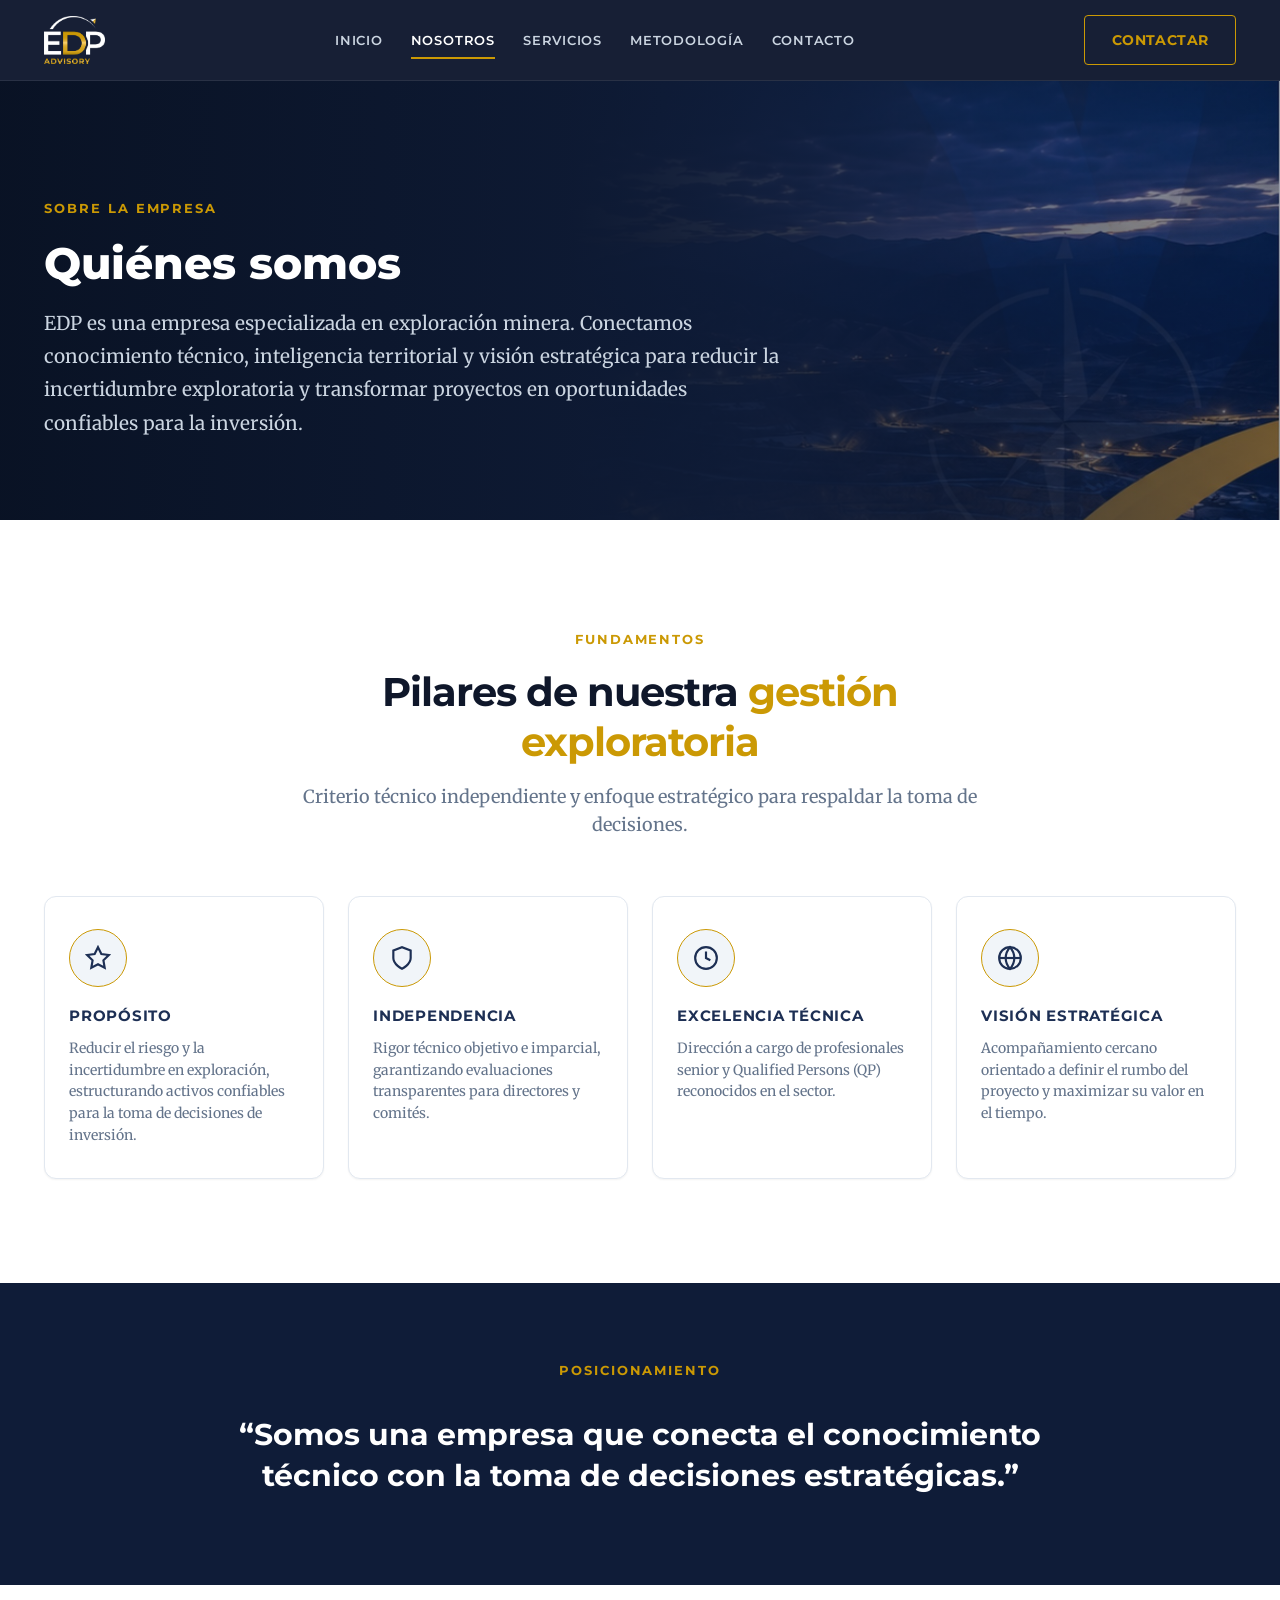
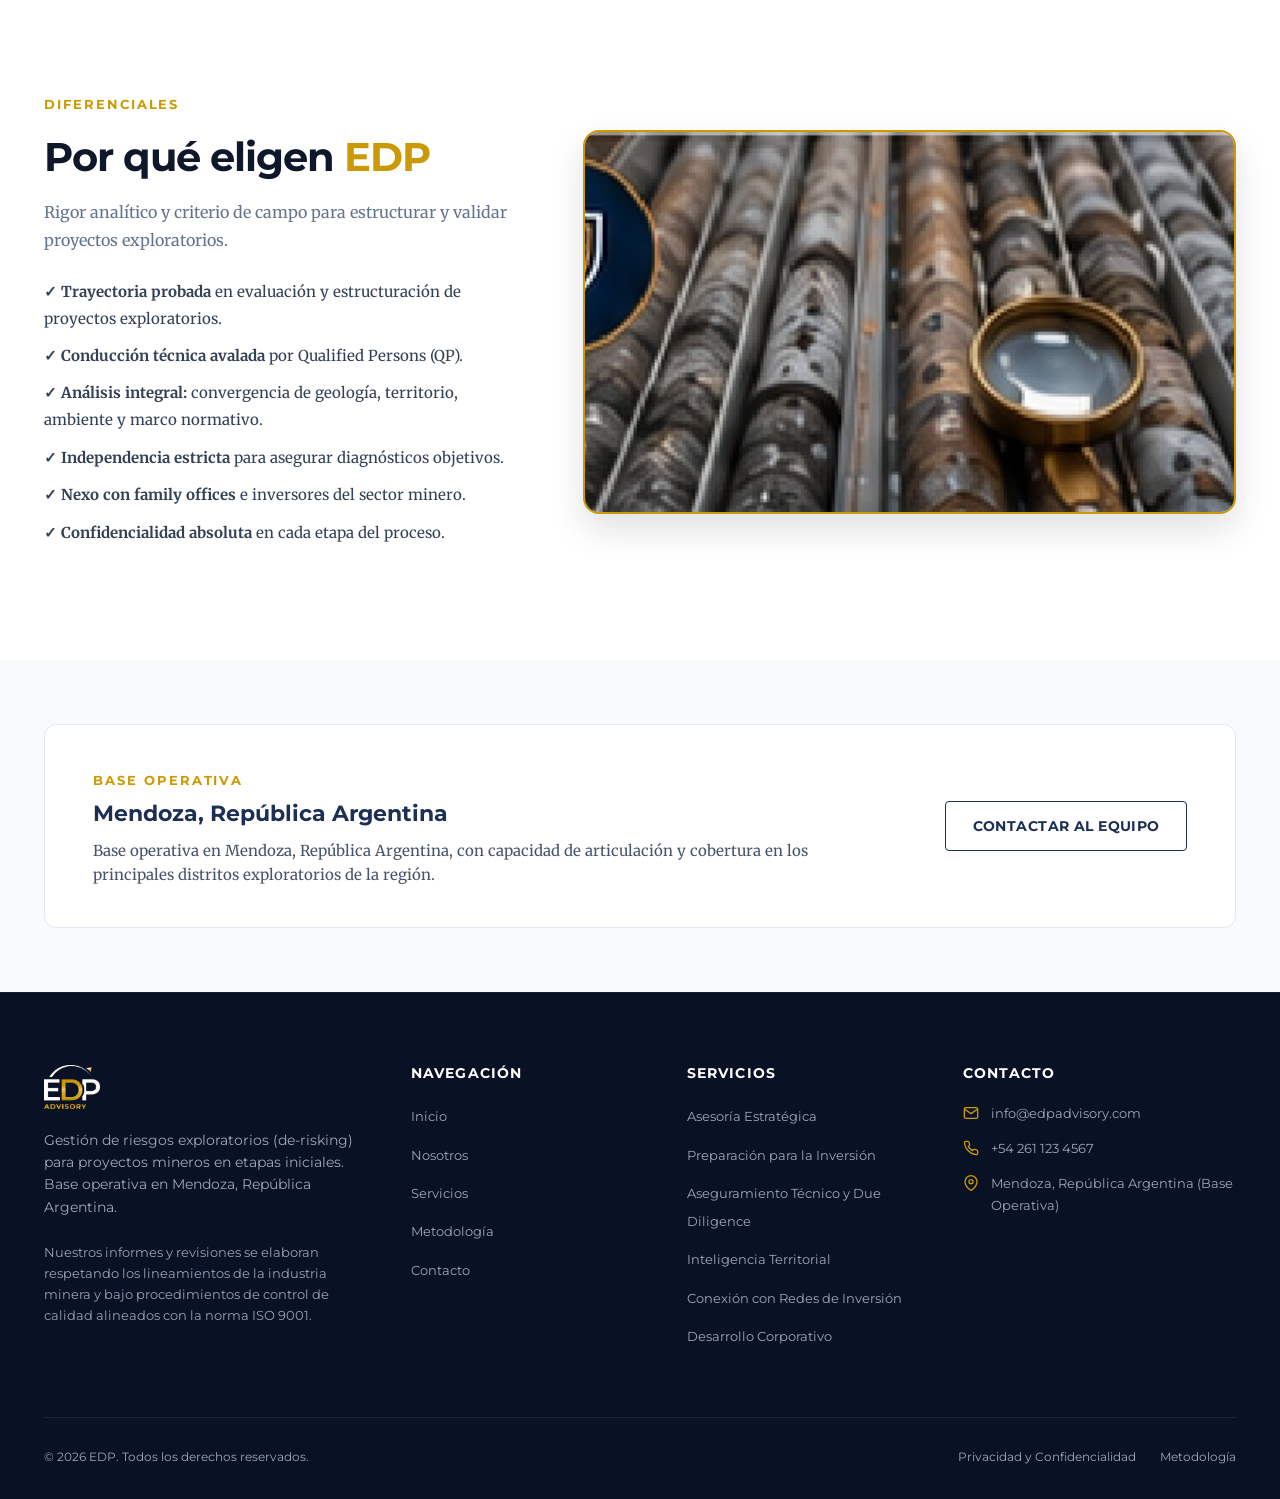
<file: nosotros.html>
<!DOCTYPE html>
<html lang="es">
<head>
  <meta charset="UTF-8">
  <meta name="viewport" content="width=device-width, initial-scale=1.0">
  <title>Quiénes somos | EDP</title>
  <meta name="description" content="EDP es una empresa especializada en exploración minera. Conectamos conocimiento técnico, inteligencia territorial y visión estratégica.">
  <link rel="stylesheet" href="assets/css/styles.css">
  <link rel="icon" type="image/png" href="assets/img/logo-light.png">
</head>
<body>

  <!-- Site Header -->
  <header class="site-header">
    <div class="container nav-container">
      <a href="index.html" class="nav-logo" aria-label="EDP - Inicio">
        <img src="assets/img/logo-light.png" alt="EDP">
      </a>

      <nav class="nav-menu" id="navMenu">
        <a href="index.html" class="nav-link">Inicio</a>
        <a href="nosotros.html" class="nav-link active">Nosotros</a>
        <a href="servicios.html" class="nav-link">Servicios</a>
        <a href="metodologia.html" class="nav-link">Metodología</a>
        <a href="contacto.html" class="nav-link">Contacto</a>
      </nav>

      <div class="nav-actions">
        <a href="contacto.html" class="btn btn-outline-gold">Contactar</a>
        <button class="hamburger-btn" aria-label="Abrir menú" aria-expanded="false">
          <svg width="24" height="24" viewBox="0 0 24 24" fill="none" stroke="currentColor" stroke-width="2">
            <line x1="3" y1="12" x2="21" y2="12"></line>
            <line x1="3" y1="6" x2="21" y2="6"></line>
            <line x1="3" y1="18" x2="21" y2="18"></line>
          </svg>
        </button>
      </div>
    </div>
  </header>

  <!-- Page Hero Section -->
  <section class="page-hero reveal">
    <div class="container">
      <span class="eyebrow">Sobre la empresa</span>
      <h1 class="page-hero-title">Quiénes somos</h1>
      <p class="page-hero-lead">
        EDP es una empresa especializada en exploración minera. Conectamos conocimiento técnico, inteligencia territorial y visión estratégica para reducir la incertidumbre exploratoria y transformar proyectos en oportunidades confiables para la inversión.
      </p>
    </div>
  </section>

  <!-- Módulo de 4 Pilares -->
  <section class="section section-white">
    <div class="container">
      <div style="text-align: center; max-width: 760px; margin: 0 auto 3.5rem;">
        <span class="eyebrow">Fundamentos</span>
        <h2 class="section-title">Pilares de nuestra <span class="text-gold">gestión exploratoria</span></h2>
        <p class="section-subtitle" style="margin: 0 auto;">
          Criterio técnico independiente y enfoque estratégico para respaldar la toma de decisiones.
        </p>
      </div>

      <div style="display: grid; grid-template-columns: repeat(4, 1fr); gap: 1.5rem;">
        <!-- Pilar 1: Propósito -->
        <div class="pillar-card" style="text-align: left; padding: 2rem 1.5rem;">
          <div class="pillar-icon-box" style="margin: 0 0 1.25rem 0;">
            <svg width="26" height="26" viewBox="0 0 24 24" fill="none" stroke="currentColor" stroke-width="2">
              <polygon points="12 2 15.09 8.26 22 9.27 17 14.14 18.18 21.02 12 17.77 5.82 21.02 7 14.14 2 9.27 8.91 8.26 12 2"></polygon>
            </svg>
          </div>
          <h3 class="pillar-title">Propósito</h3>
          <p class="pillar-desc">
            Reducir el riesgo y la incertidumbre en exploración, estructurando activos confiables para la toma de decisiones de inversión.
          </p>
        </div>

        <!-- Pilar 2: Independencia -->
        <div class="pillar-card" style="text-align: left; padding: 2rem 1.5rem;">
          <div class="pillar-icon-box" style="margin: 0 0 1.25rem 0;">
            <svg width="26" height="26" viewBox="0 0 24 24" fill="none" stroke="currentColor" stroke-width="2">
              <path d="M12 22s8-4 8-10V5l-8-3-8 3v7c0 6 8 10 8 10z"></path>
            </svg>
          </div>
          <h3 class="pillar-title">Independencia</h3>
          <p class="pillar-desc">
            Rigor técnico objetivo e imparcial, garantizando evaluaciones transparentes para directores y comités.
          </p>
        </div>

        <!-- Pilar 3: Excelencia Técnica -->
        <div class="pillar-card" style="text-align: left; padding: 2rem 1.5rem;">
          <div class="pillar-icon-box" style="margin: 0 0 1.25rem 0;">
            <svg width="26" height="26" viewBox="0 0 24 24" fill="none" stroke="currentColor" stroke-width="2">
              <circle cx="12" cy="12" r="10"></circle>
              <polyline points="12 6 12 12 16 14"></polyline>
            </svg>
          </div>
          <h3 class="pillar-title">Excelencia Técnica</h3>
          <p class="pillar-desc">
            Dirección a cargo de profesionales senior y Qualified Persons (QP) reconocidos en el sector.
          </p>
        </div>

        <!-- Pilar 4: Visión Estratégica -->
        <div class="pillar-card" style="text-align: left; padding: 2rem 1.5rem;">
          <div class="pillar-icon-box" style="margin: 0 0 1.25rem 0;">
            <svg width="26" height="26" viewBox="0 0 24 24" fill="none" stroke="currentColor" stroke-width="2">
              <circle cx="12" cy="12" r="10"></circle>
              <line x1="2" y1="12" x2="22" y2="12"></line>
              <path d="M12 2a15.3 15.3 0 0 1 4 10 15.3 15.3 0 0 1-4 10 15.3 15.3 0 0 1-4-10 15.3 15.3 0 0 1 4-10z"></path>
            </svg>
          </div>
          <h3 class="pillar-title">Visión Estratégica</h3>
          <p class="pillar-desc">
            Acompañamiento cercano orientado a definir el rumbo del proyecto y maximizar su valor en el tiempo.
          </p>
        </div>
      </div>
    </div>
  </section>

  <!-- Frase de Posicionamiento -->
  <section class="section section-dark" style="padding: 4.5rem 0; text-align: center;">
    <div class="container">
      <div style="max-width: 840px; margin: 0 auto;">
        <span class="eyebrow" style="color: var(--color-gold);">Posicionamiento</span>
        <blockquote style="font-family: var(--font-heading); font-size: 1.85rem; font-weight: 700; line-height: 1.4; color: #ffffff; margin: 1rem 0;">
          “Somos una empresa que conecta el conocimiento técnico con la toma de decisiones estratégicas.”
        </blockquote>
      </div>
    </div>
  </section>

  <!-- Diferenciales + Imagen de Testigos / Exploración -->
  <section class="section section-white">
    <div class="container">
      <div class="feature-split" style="gap: 3.5rem; align-items: center;">
        <div>
          <span class="eyebrow">Diferenciales</span>
          <h2 class="section-title">Por qué eligen <span class="text-gold">EDP</span></h2>
          <p style="font-size: 1rem; color: #64748b; margin-bottom: 1.5rem;">
            Rigor analítico y criterio de campo para estructurar y validar proyectos exploratorios.
          </p>

          <ul style="font-size: 0.9375rem; color: #334155; line-height: 1.8;">
            <li style="margin-bottom: 0.65rem;"><strong>✓ Trayectoria probada</strong> en evaluación y estructuración de proyectos exploratorios.</li>
            <li style="margin-bottom: 0.65rem;"><strong>✓ Conducción técnica avalada</strong> por Qualified Persons (QP).</li>
            <li style="margin-bottom: 0.65rem;"><strong>✓ Análisis integral:</strong> convergencia de geología, territorio, ambiente y marco normativo.</li>
            <li style="margin-bottom: 0.65rem;"><strong>✓ Independencia estricta</strong> para asegurar diagnósticos objetivos.</li>
            <li style="margin-bottom: 0.65rem;"><strong>✓ Nexo con family offices</strong> e inversores del sector minero.</li>
            <li style="margin-bottom: 0.65rem;"><strong>✓ Confidencialidad absoluta</strong> en cada etapa del proceso.</li>
          </ul>
        </div>

        <div>
          <div style="border-radius: 16px; overflow: hidden; border: 2px solid #CB9904; box-shadow: 0 15px 35px rgba(0,0,0,0.12);">
            <img src="assets/img/service-technical.jpg" alt="Testigos de perforación diamantina y validación técnica en terreno" style="width: 100%; height: 380px; object-fit: cover;">
          </div>
        </div>
      </div>
    </div>
  </section>

  <!-- Ubicación Operativa -->
  <section class="section section-light" style="padding: 4rem 0;">
    <div class="container">
      <div style="background-color: #ffffff; border: 1.5px solid var(--color-border-light); border-radius: var(--radius-lg); padding: 2.5rem 3rem; display: flex; align-items: center; justify-content: space-between; flex-wrap: wrap; gap: 2rem;">
        <div style="max-width: 720px;">
          <span class="eyebrow" style="margin-bottom: 0.5rem;">Base Operativa</span>
          <h3 style="font-family: var(--font-heading); font-size: 1.35rem; color: var(--color-primary-navy); margin-bottom: 0.75rem;">Mendoza, República Argentina</h3>
          <p style="font-size: 0.9375rem; color: #475569; line-height: 1.6; margin: 0;">
            Base operativa en Mendoza, República Argentina, con capacidad de articulación y cobertura en los principales distritos exploratorios de la región.
          </p>
        </div>
        <a href="contacto.html" class="btn btn-outline-navy">Contactar al equipo</a>
      </div>
    </div>
  </section>

  <!-- Site Footer -->
  <footer class="site-footer">
    <div class="container">
      <div class="footer-top">
        <div>
          <div class="footer-logo">
            <img src="assets/img/logo-light.png" alt="EDP">
          </div>
          <p class="footer-about">
            Gestión de riesgos exploratorios (de-risking) para proyectos mineros en etapas iniciales. Base operativa en Mendoza, República Argentina.
          </p>
          <p style="font-size: 0.8125rem; color: #94a3b8; line-height: 1.6; margin-top: 1rem;">
            Nuestros informes y revisiones se elaboran respetando los lineamientos de la industria minera y bajo procedimientos de control de calidad alineados con la norma ISO 9001.
          </p>
        </div>

        <div>
          <h4 class="footer-col-title">Navegación</h4>
          <ul class="footer-links">
            <li><a href="index.html">Inicio</a></li>
            <li><a href="nosotros.html">Nosotros</a></li>
            <li><a href="servicios.html">Servicios</a></li>
            <li><a href="metodologia.html">Metodología</a></li>
            <li><a href="contacto.html">Contacto</a></li>
          </ul>
        </div>

        <div>
          <h4 class="footer-col-title">Servicios</h4>
          <ul class="footer-links">
            <li><a href="servicios.html#servicio-1">Asesoría Estratégica</a></li>
            <li><a href="servicios.html#servicio-2">Preparación para la Inversión</a></li>
            <li><a href="servicios.html#servicio-3">Aseguramiento Técnico y Due Diligence</a></li>
            <li><a href="servicios.html#servicio-4">Inteligencia Territorial</a></li>
            <li><a href="servicios.html#servicio-5">Conexión con Redes de Inversión</a></li>
            <li><a href="servicios.html#servicio-6">Desarrollo Corporativo</a></li>
          </ul>
        </div>

        <div>
          <h4 class="footer-col-title">Contacto</h4>
          <div class="footer-contact-item">
            <svg width="16" height="16" viewBox="0 0 24 24" fill="none" stroke="currentColor" stroke-width="2"><path d="M4 4h16c1.1 0 2 .9 2 2v12c0 1.1-.9 2-2 2H4c-1.1 0-2-.9-2-2V6c0-1.1.9-2 2-2z"></path><polyline points="22,6 12,13 2,6"></polyline></svg>
            <span>info@edpadvisory.com</span>
          </div>
          <div class="footer-contact-item">
            <svg width="16" height="16" viewBox="0 0 24 24" fill="none" stroke="currentColor" stroke-width="2"><path d="M22 16.92v3a2 2 0 0 1-2.18 2 19.79 19.79 0 0 1-8.63-3.07 19.5 19.5 0 0 1-6-6 19.79 19.79 0 0 1-3.07-8.67A2 2 0 0 1 4.11 2h3a2 2 0 0 1 2 1.72 12.84 12.84 0 0 0 .7 2.81 2 2 0 0 1-.45 2.11L8.09 9.91a16 16 0 0 0 6 6l1.27-1.27a2 2 0 0 1 2.11-.45 12.84 12.84 0 0 0 2.81.7A2 2 0 0 1 22 16.92z"></path></svg>
            <span>+54 261 123 4567</span>
          </div>
          <div class="footer-contact-item">
            <svg width="16" height="16" viewBox="0 0 24 24" fill="none" stroke="currentColor" stroke-width="2"><path d="M21 10c0 7-9 13-9 13s-9-6-9-13a9 9 0 0 1 18 0z"></path><circle cx="12" cy="10" r="3"></circle></svg>
            <span>Mendoza, República Argentina (Base Operativa)</span>
          </div>
        </div>
      </div>

      <div class="footer-bottom">
        <div>© 2026 EDP. Todos los derechos reservados.</div>
        <div class="footer-legal-links">
          <a href="contacto.html">Privacidad y Confidencialidad</a>
          <a href="metodologia.html">Metodología</a>
        </div>
      </div>
    </div>
  </footer>

  <script src="assets/js/main.js"></script>
</body>
</html>
</file>
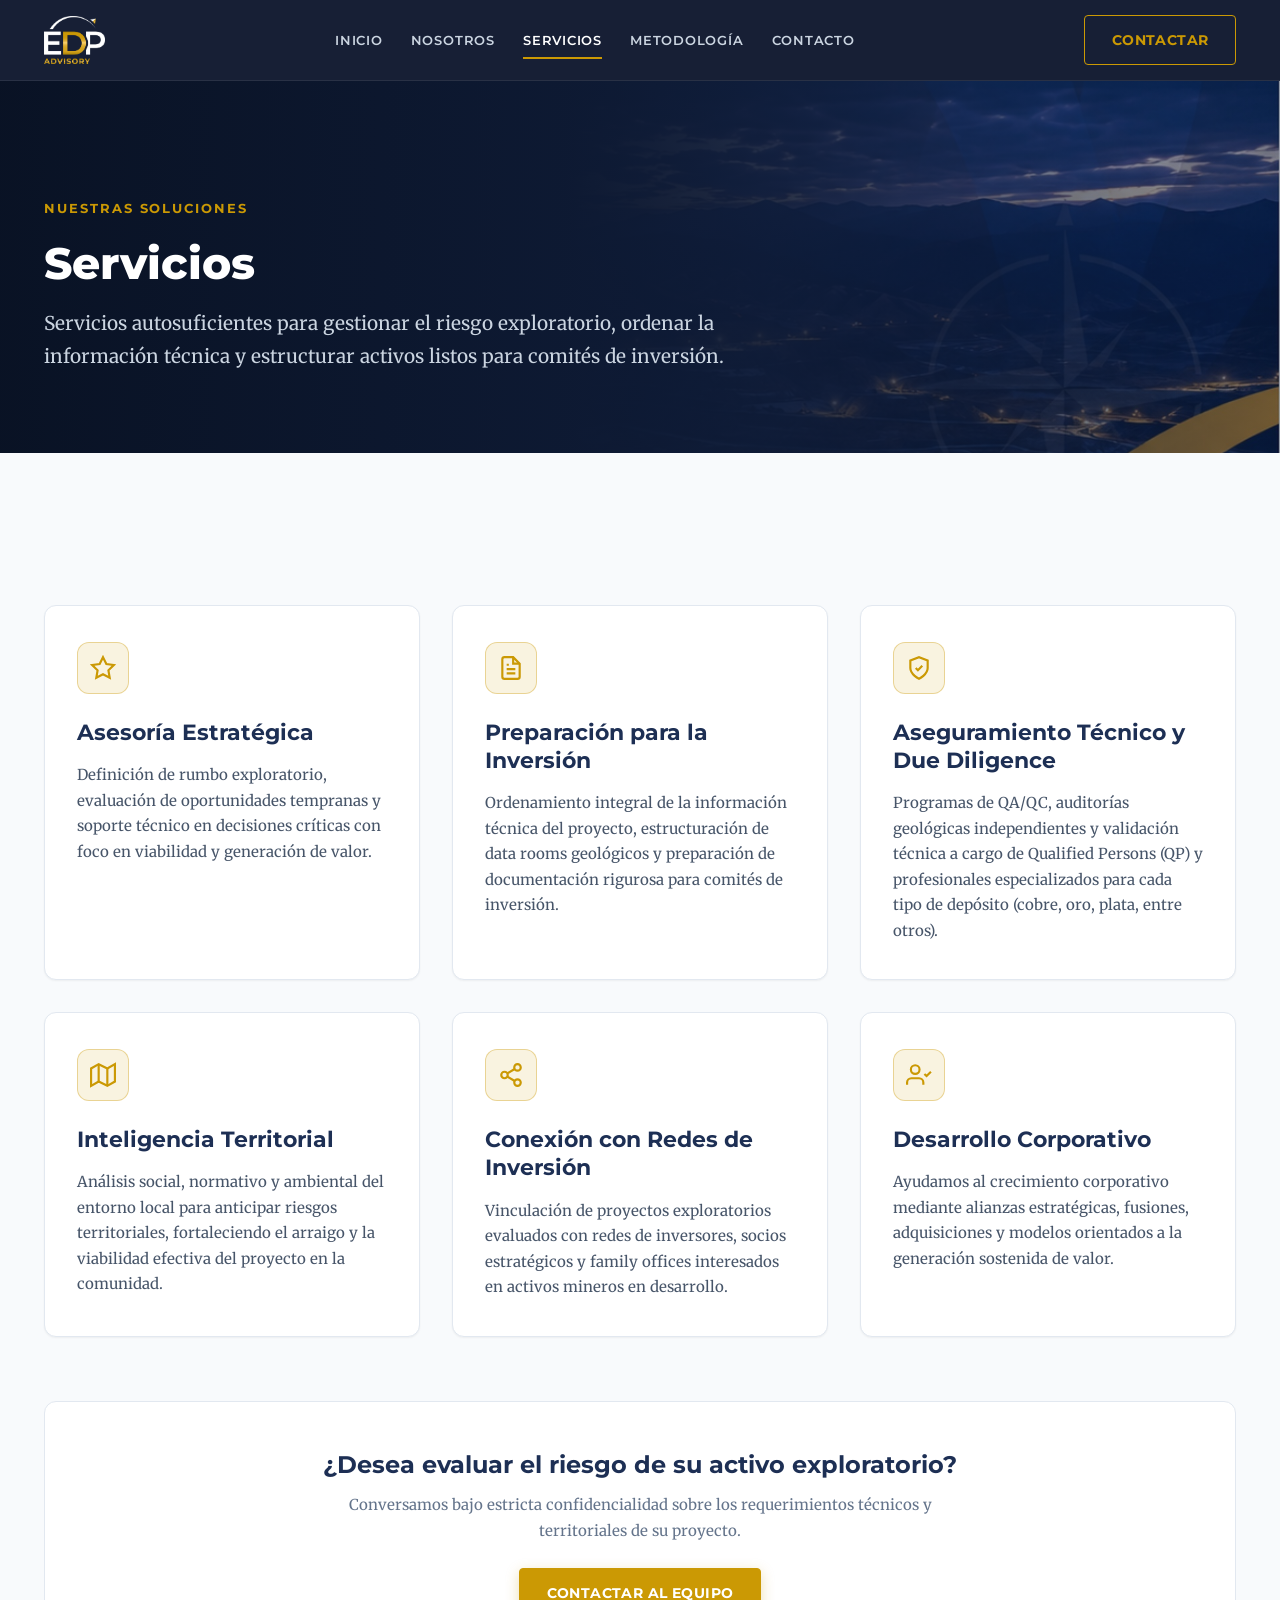
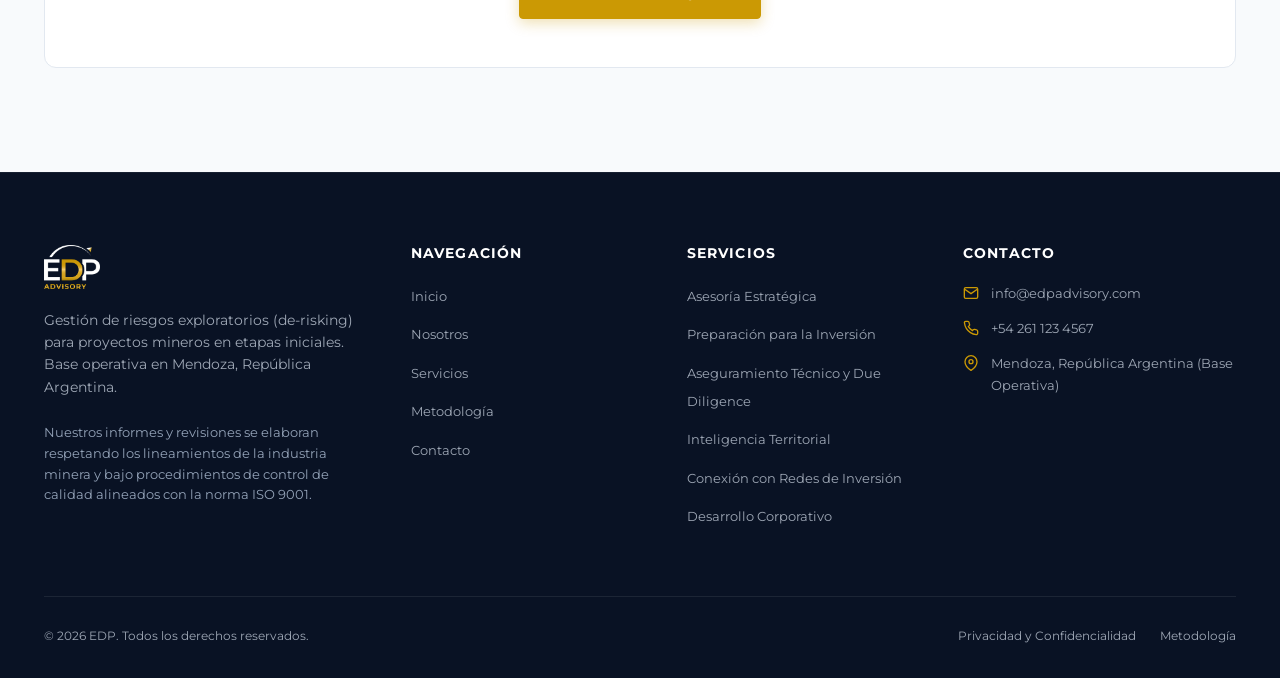
<file: servicios.html>
<!DOCTYPE html>
<html lang="es">
<head>
  <meta charset="UTF-8">
  <meta name="viewport" content="width=device-width, initial-scale=1.0">
  <title>Servicios | EDP</title>
  <meta name="description" content="Servicios especializados de gestión del riesgo exploratorio (de-risking) para proyectos mineros en etapas iniciales.">
  <link rel="stylesheet" href="assets/css/styles.css">
  <link rel="icon" type="image/png" href="assets/img/logo-light.png">
</head>
<body>

  <!-- Site Header -->
  <header class="site-header">
    <div class="container nav-container">
      <a href="index.html" class="nav-logo" aria-label="EDP - Inicio">
        <img src="assets/img/logo-light.png" alt="EDP">
      </a>

      <nav class="nav-menu" id="navMenu">
        <a href="index.html" class="nav-link">Inicio</a>
        <a href="nosotros.html" class="nav-link">Nosotros</a>
        <a href="servicios.html" class="nav-link active">Servicios</a>
        <a href="metodologia.html" class="nav-link">Metodología</a>
        <a href="contacto.html" class="nav-link">Contacto</a>
      </nav>

      <div class="nav-actions">
        <a href="contacto.html" class="btn btn-outline-gold">Contactar</a>
        <button class="hamburger-btn" aria-label="Abrir menú" aria-expanded="false">
          <svg width="24" height="24" viewBox="0 0 24 24" fill="none" stroke="currentColor" stroke-width="2">
            <line x1="3" y1="12" x2="21" y2="12"></line>
            <line x1="3" y1="6" x2="21" y2="6"></line>
            <line x1="3" y1="18" x2="21" y2="18"></line>
          </svg>
        </button>
      </div>
    </div>
  </header>

  <!-- Page Hero Section -->
  <section class="page-hero reveal">
    <div class="container">
      <span class="eyebrow">Nuestras Soluciones</span>
      <h1 class="page-hero-title">Servicios</h1>
      <p class="page-hero-lead">
        Servicios autosuficientes para gestionar el riesgo exploratorio, ordenar la información técnica y estructurar activos listos para comités de inversión.
      </p>
    </div>
  </section>

  <!-- Grilla de 6 Tarjetas Autosuficientes -->
  <section class="section section-light">
    <div class="container">
      <div class="services-grid" style="grid-template-columns: repeat(3, 1fr); gap: 2rem;">
        
        <!-- Tarjeta 1: Asesoría Estratégica -->
        <div id="servicio-1" class="service-card" style="padding: 2.25rem 2rem; border-radius: var(--radius-lg); background: #ffffff; border: 1.5px solid var(--color-border-light); box-shadow: var(--shadow-sm); display: flex; flex-direction: column;">
          <div style="width: 52px; height: 52px; border-radius: 12px; background: rgba(203, 153, 4, 0.12); border: 1px solid rgba(203, 153, 4, 0.35); display: flex; align-items: center; justify-content: center; color: var(--color-gold); margin-bottom: 1.5rem;">
            <svg width="26" height="26" viewBox="0 0 24 24" fill="none" stroke="currentColor" stroke-width="2">
              <polygon points="12 2 15.09 8.26 22 9.27 17 14.14 18.18 21.02 12 17.77 5.82 21.02 7 14.14 2 9.27 8.91 8.26 12 2"></polygon>
            </svg>
          </div>
          <h3 style="font-family: var(--font-heading); font-size: 1.35rem; color: var(--color-primary-navy); margin-bottom: 1rem; line-height: 1.3;">Asesoría Estratégica</h3>
          <p style="font-size: 0.9375rem; color: #475569; line-height: 1.7; margin: 0; flex-grow: 1;">
            Definición de rumbo exploratorio, evaluación de oportunidades tempranas y soporte técnico en decisiones críticas con foco en viabilidad y generación de valor.
          </p>
        </div>

        <!-- Tarjeta 2: Preparación para la Inversión -->
        <div id="servicio-2" class="service-card" style="padding: 2.25rem 2rem; border-radius: var(--radius-lg); background: #ffffff; border: 1.5px solid var(--color-border-light); box-shadow: var(--shadow-sm); display: flex; flex-direction: column;">
          <div style="width: 52px; height: 52px; border-radius: 12px; background: rgba(203, 153, 4, 0.12); border: 1px solid rgba(203, 153, 4, 0.35); display: flex; align-items: center; justify-content: center; color: var(--color-gold); margin-bottom: 1.5rem;">
            <svg width="26" height="26" viewBox="0 0 24 24" fill="none" stroke="currentColor" stroke-width="2">
              <path d="M14 2H6a2 2 0 0 0-2 2v16a2 2 0 0 0 2 2h12a2 2 0 0 0 2-2V8z"></path>
              <polyline points="14 2 14 8 20 8"></polyline>
              <line x1="16" y1="13" x2="8" y2="13"></line>
              <line x1="16" y1="17" x2="8" y2="17"></line>
              <polyline points="10 9 9 9 8 9"></polyline>
            </svg>
          </div>
          <h3 style="font-family: var(--font-heading); font-size: 1.35rem; color: var(--color-primary-navy); margin-bottom: 1rem; line-height: 1.3;">Preparación para la Inversión</h3>
          <p style="font-size: 0.9375rem; color: #475569; line-height: 1.7; margin: 0; flex-grow: 1;">
            Ordenamiento integral de la información técnica del proyecto, estructuración de data rooms geológicos y preparación de documentación rigurosa para comités de inversión.
          </p>
        </div>

        <!-- Tarjeta 3: Aseguramiento Técnico y Due Diligence -->
        <div id="servicio-3" class="service-card" style="padding: 2.25rem 2rem; border-radius: var(--radius-lg); background: #ffffff; border: 1.5px solid var(--color-border-light); box-shadow: var(--shadow-sm); display: flex; flex-direction: column;">
          <div style="width: 52px; height: 52px; border-radius: 12px; background: rgba(203, 153, 4, 0.12); border: 1px solid rgba(203, 153, 4, 0.35); display: flex; align-items: center; justify-content: center; color: var(--color-gold); margin-bottom: 1.5rem;">
            <svg width="26" height="26" viewBox="0 0 24 24" fill="none" stroke="currentColor" stroke-width="2">
              <path d="M12 22s8-4 8-10V5l-8-3-8 3v7c0 6 8 10 8 10z"></path>
              <polyline points="9 12 11 14 15 10"></polyline>
            </svg>
          </div>
          <h3 style="font-family: var(--font-heading); font-size: 1.35rem; color: var(--color-primary-navy); margin-bottom: 1rem; line-height: 1.3;">Aseguramiento Técnico y Due Diligence</h3>
          <p style="font-size: 0.9375rem; color: #475569; line-height: 1.7; margin: 0; flex-grow: 1;">
            Programas de QA/QC, auditorías geológicas independientes y validación técnica a cargo de Qualified Persons (QP) y profesionales especializados para cada tipo de depósito (cobre, oro, plata, entre otros).
          </p>
        </div>

        <!-- Tarjeta 4: Inteligencia Territorial (Ícono cartográfico/topográfico) -->
        <div id="servicio-4" class="service-card" style="padding: 2.25rem 2rem; border-radius: var(--radius-lg); background: #ffffff; border: 1.5px solid var(--color-border-light); box-shadow: var(--shadow-sm); display: flex; flex-direction: column;">
          <div style="width: 52px; height: 52px; border-radius: 12px; background: rgba(203, 153, 4, 0.12); border: 1px solid rgba(203, 153, 4, 0.35); display: flex; align-items: center; justify-content: center; color: var(--color-gold); margin-bottom: 1.5rem;">
            <!-- Cartographic / map / contour icon -->
            <svg width="26" height="26" viewBox="0 0 24 24" fill="none" stroke="currentColor" stroke-width="2">
              <polygon points="1 6 1 22 8 18 16 22 23 18 23 2 16 6 8 2 1 6"></polygon>
              <line x1="8" y1="2" x2="8" y2="18"></line>
              <line x1="16" y1="6" x2="16" y2="22"></line>
            </svg>
          </div>
          <h3 style="font-family: var(--font-heading); font-size: 1.35rem; color: var(--color-primary-navy); margin-bottom: 1rem; line-height: 1.3;">Inteligencia Territorial</h3>
          <p style="font-size: 0.9375rem; color: #475569; line-height: 1.7; margin: 0; flex-grow: 1;">
            Análisis social, normativo y ambiental del entorno local para anticipar riesgos territoriales, fortaleciendo el arraigo y la viabilidad efectiva del proyecto en la comunidad.
          </p>
        </div>

        <!-- Tarjeta 5: Conexión con Redes de Inversión -->
        <div id="servicio-5" class="service-card" style="padding: 2.25rem 2rem; border-radius: var(--radius-lg); background: #ffffff; border: 1.5px solid var(--color-border-light); box-shadow: var(--shadow-sm); display: flex; flex-direction: column;">
          <div style="width: 52px; height: 52px; border-radius: 12px; background: rgba(203, 153, 4, 0.12); border: 1px solid rgba(203, 153, 4, 0.35); display: flex; align-items: center; justify-content: center; color: var(--color-gold); margin-bottom: 1.5rem;">
            <svg width="26" height="26" viewBox="0 0 24 24" fill="none" stroke="currentColor" stroke-width="2">
              <circle cx="18" cy="5" r="3"></circle>
              <circle cx="6" cy="12" r="3"></circle>
              <circle cx="18" cy="19" r="3"></circle>
              <line x1="8.59" y1="13.51" x2="15.42" y2="17.49"></line>
              <line x1="15.41" y1="6.51" x2="8.59" y2="10.49"></line>
            </svg>
          </div>
          <h3 style="font-family: var(--font-heading); font-size: 1.35rem; color: var(--color-primary-navy); margin-bottom: 1rem; line-height: 1.3;">Conexión con Redes de Inversión</h3>
          <p style="font-size: 0.9375rem; color: #475569; line-height: 1.7; margin: 0; flex-grow: 1;">
            Vinculación de proyectos exploratorios evaluados con redes de inversores, socios estratégicos y family offices interesados en activos mineros en desarrollo.
          </p>
        </div>

        <!-- Tarjeta 6: Desarrollo Corporativo -->
        <div id="servicio-6" class="service-card" style="padding: 2.25rem 2rem; border-radius: var(--radius-lg); background: #ffffff; border: 1.5px solid var(--color-border-light); box-shadow: var(--shadow-sm); display: flex; flex-direction: column;">
          <div style="width: 52px; height: 52px; border-radius: 12px; background: rgba(203, 153, 4, 0.12); border: 1px solid rgba(203, 153, 4, 0.35); display: flex; align-items: center; justify-content: center; color: var(--color-gold); margin-bottom: 1.5rem;">
            <svg width="26" height="26" viewBox="0 0 24 24" fill="none" stroke="currentColor" stroke-width="2">
              <path d="M16 21v-2a4 4 0 0 0-4-4H5a4 4 0 0 0-4 4v2"></path>
              <circle cx="8.5" cy="7" r="4"></circle>
              <polyline points="17 11 19 13 23 9"></polyline>
            </svg>
          </div>
          <h3 style="font-family: var(--font-heading); font-size: 1.35rem; color: var(--color-primary-navy); margin-bottom: 1rem; line-height: 1.3;">Desarrollo Corporativo</h3>
          <p style="font-size: 0.9375rem; color: #475569; line-height: 1.7; margin: 0; flex-grow: 1;">
            Ayudamos al crecimiento corporativo mediante alianzas estratégicas, fusiones, adquisiciones y modelos orientados a la generación sostenida de valor.
          </p>
        </div>

      </div>

      <!-- Banner de contacto al pie -->
      <div style="margin-top: 4rem; text-align: center; background: #ffffff; border: 1.5px solid var(--color-border-light); border-radius: var(--radius-lg); padding: 3rem 2rem;">
        <h3 style="font-family: var(--font-heading); font-size: 1.5rem; color: var(--color-primary-navy); margin-bottom: 0.75rem;">¿Desea evaluar el riesgo de su activo exploratorio?</h3>
        <p style="font-size: 0.9375rem; color: #64748b; max-width: 600px; margin: 0 auto 1.5rem;">Conversamos bajo estricta confidencialidad sobre los requerimientos técnicos y territoriales de su proyecto.</p>
        <a href="contacto.html" class="btn btn-gold">Contactar al equipo</a>
      </div>
    </div>
  </section>

  <!-- Site Footer -->
  <footer class="site-footer">
    <div class="container">
      <div class="footer-top">
        <div>
          <div class="footer-logo">
            <img src="assets/img/logo-light.png" alt="EDP">
          </div>
          <p class="footer-about">
            Gestión de riesgos exploratorios (de-risking) para proyectos mineros en etapas iniciales. Base operativa en Mendoza, República Argentina.
          </p>
          <p style="font-size: 0.8125rem; color: #94a3b8; line-height: 1.6; margin-top: 1rem;">
            Nuestros informes y revisiones se elaboran respetando los lineamientos de la industria minera y bajo procedimientos de control de calidad alineados con la norma ISO 9001.
          </p>
        </div>

        <div>
          <h4 class="footer-col-title">Navegación</h4>
          <ul class="footer-links">
            <li><a href="index.html">Inicio</a></li>
            <li><a href="nosotros.html">Nosotros</a></li>
            <li><a href="servicios.html">Servicios</a></li>
            <li><a href="metodologia.html">Metodología</a></li>
            <li><a href="contacto.html">Contacto</a></li>
          </ul>
        </div>

        <div>
          <h4 class="footer-col-title">Servicios</h4>
          <ul class="footer-links">
            <li><a href="servicios.html#servicio-1">Asesoría Estratégica</a></li>
            <li><a href="servicios.html#servicio-2">Preparación para la Inversión</a></li>
            <li><a href="servicios.html#servicio-3">Aseguramiento Técnico y Due Diligence</a></li>
            <li><a href="servicios.html#servicio-4">Inteligencia Territorial</a></li>
            <li><a href="servicios.html#servicio-5">Conexión con Redes de Inversión</a></li>
            <li><a href="servicios.html#servicio-6">Desarrollo Corporativo</a></li>
          </ul>
        </div>

        <div>
          <h4 class="footer-col-title">Contacto</h4>
          <div class="footer-contact-item">
            <svg width="16" height="16" viewBox="0 0 24 24" fill="none" stroke="currentColor" stroke-width="2"><path d="M4 4h16c1.1 0 2 .9 2 2v12c0 1.1-.9 2-2 2H4c-1.1 0-2-.9-2-2V6c0-1.1.9-2 2-2z"></path><polyline points="22,6 12,13 2,6"></polyline></svg>
            <span>info@edpadvisory.com</span>
          </div>
          <div class="footer-contact-item">
            <svg width="16" height="16" viewBox="0 0 24 24" fill="none" stroke="currentColor" stroke-width="2"><path d="M22 16.92v3a2 2 0 0 1-2.18 2 19.79 19.79 0 0 1-8.63-3.07 19.5 19.5 0 0 1-6-6 19.79 19.79 0 0 1-3.07-8.67A2 2 0 0 1 4.11 2h3a2 2 0 0 1 2 1.72 12.84 12.84 0 0 0 .7 2.81 2 2 0 0 1-.45 2.11L8.09 9.91a16 16 0 0 0 6 6l1.27-1.27a2 2 0 0 1 2.11-.45 12.84 12.84 0 0 0 2.81.7A2 2 0 0 1 22 16.92z"></path></svg>
            <span>+54 261 123 4567</span>
          </div>
          <div class="footer-contact-item">
            <svg width="16" height="16" viewBox="0 0 24 24" fill="none" stroke="currentColor" stroke-width="2"><path d="M21 10c0 7-9 13-9 13s-9-6-9-13a9 9 0 0 1 18 0z"></path><circle cx="12" cy="10" r="3"></circle></svg>
            <span>Mendoza, República Argentina (Base Operativa)</span>
          </div>
        </div>
      </div>

      <div class="footer-bottom">
        <div>© 2026 EDP. Todos los derechos reservados.</div>
        <div class="footer-legal-links">
          <a href="contacto.html">Privacidad y Confidencialidad</a>
          <a href="metodologia.html">Metodología</a>
        </div>
      </div>
    </div>
  </footer>

  <script src="assets/js/main.js"></script>
</body>
</html>
</file>
<file: assets/css/styles.css>
/* ==========================================================================
   EDP ADVISORY - Strategic Senior Advisory
   Design System & Master Stylesheet
   Brand Colors: Navy (#1D2F54), Gold/Ochre (#CB9904), Slate (#8C8C8C)
   Typography: Montserrat (Headings & UI), Merriweather (Editorial & Long Read)
   ========================================================================== */

/* --------------------------------------------------------------------------
   1. Typography (@font-face)
   -------------------------------------------------------------------------- */
@font-face {
  font-family: 'Montserrat';
  src: url('../fonts/Montserrat-Regular.ttf') format('truetype');
  font-weight: 400;
  font-style: normal;
  font-display: swap;
}

@font-face {
  font-family: 'Montserrat';
  src: url('../fonts/Montserrat-Medium.ttf') format('truetype');
  font-weight: 500;
  font-style: normal;
  font-display: swap;
}

@font-face {
  font-family: 'Montserrat';
  src: url('../fonts/Montserrat-SemiBold.ttf') format('truetype');
  font-weight: 600;
  font-style: normal;
  font-display: swap;
}

@font-face {
  font-family: 'Montserrat';
  src: url('../fonts/Montserrat-Bold.ttf') format('truetype');
  font-weight: 700;
  font-style: normal;
  font-display: swap;
}

@font-face {
  font-family: 'Montserrat';
  src: url('../fonts/Montserrat-ExtraBold.ttf') format('truetype');
  font-weight: 800;
  font-style: normal;
  font-display: swap;
}

@font-face {
  font-family: 'Merriweather';
  src: url('../fonts/Merriweather-Variable.ttf') format('truetype');
  font-weight: 300 900;
  font-style: normal;
  font-display: swap;
}

/* --------------------------------------------------------------------------
   2. Design Tokens & Variables
   -------------------------------------------------------------------------- */
:root {
  --color-primary-navy: #1D2F54;
  --color-navy-dark: #0f1c38;
  --color-navy-deep: #091224;
  --color-navy-surface: #142343;
  --color-navy-card: #18294e;
  --color-navy-border: #283e6b;

  --color-gold: #CB9904;
  --color-gold-hover: #b88600;
  --color-gold-light: #dfaa14;
  --color-gold-glow: rgba(203, 153, 4, 0.22);
  --color-gold-subtle: rgba(203, 153, 4, 0.08);

  --color-slate: #8C8C8C;
  --color-slate-light: #9ea7b5;
  --color-slate-dark: #475569;

  --color-text-dark: #0f172a;
  --color-text-body: #334155;
  --color-text-muted: #64748b;
  --color-text-light: #f8fafc;
  --color-text-dim: #cbd5e1;

  --color-bg-light: #f8fafc;
  --color-bg-white: #ffffff;
  --color-bg-card-light: #ffffff;
  --color-border-light: #e2e8f0;

  --font-heading: 'Montserrat', -apple-system, BlinkMacSystemFont, "Segoe UI", Roboto, sans-serif;
  --font-body: 'Merriweather', Georgia, serif;
  --font-ui: 'Montserrat', -apple-system, BlinkMacSystemFont, "Segoe UI", Roboto, sans-serif;

  --shadow-sm: 0 1px 2px 0 rgba(0, 0, 0, 0.05);
  --shadow-md: 0 4px 6px -1px rgba(0, 0, 0, 0.1), 0 2px 4px -1px rgba(0, 0, 0, 0.06);
  --shadow-lg: 0 10px 15px -3px rgba(0, 0, 0, 0.1), 0 4px 6px -2px rgba(0, 0, 0, 0.05);
  --shadow-xl: 0 20px 25px -5px rgba(0, 0, 0, 0.12), 0 10px 10px -5px rgba(0, 0, 0, 0.04);
  --shadow-glow: 0 0 25px rgba(203, 153, 4, 0.35);

  --radius-sm: 4px;
  --radius-md: 8px;
  --radius-lg: 12px;
  --radius-xl: 16px;
  --radius-full: 9999px;

  --transition-fast: 0.15s ease;
  --transition-normal: 0.25s ease;
  --transition-slow: 0.4s ease;
  --transition-smooth: 0.4s cubic-bezier(0.16, 1, 0.3, 1);
  --blur-glass: blur(12px);

  --container-max: 1240px;
}

/* --------------------------------------------------------------------------
   3. Reset & Global Base
   -------------------------------------------------------------------------- */
*, *::before, *::after {
  box-sizing: border-box;
  margin: 0;
  padding: 0;
}

html {
  font-size: 16px;
  scroll-behavior: smooth;
  -webkit-font-smoothing: antialiased;
  -moz-osx-font-smoothing: grayscale;
}

body {
  font-family: var(--font-body);
  color: var(--color-text-body);
  background-color: var(--color-bg-light);
  line-height: 1.75;
  overflow-x: hidden;
}

h1, h2, h3, h4, h5, h6 {
  font-family: var(--font-heading);
  color: var(--color-text-dark);
  font-weight: 700;
  line-height: 1.25;
}

/* ── Contrast override: headings & text on ALL dark backgrounds ──────────── */
.hero h1, .hero h2, .hero h3, .hero h4, .hero h5, .hero h6,
.hero p,
.page-hero h1, .page-hero h2, .page-hero h3, .page-hero h4, .page-hero h5, .page-hero h6,
.section-dark h1, .section-dark h2, .section-dark h3, .section-dark h4, .section-dark h5, .section-dark h6,
.section-deep h1, .section-deep h2, .section-deep h3, .section-deep h4, .section-deep h5, .section-deep h6,
.cta-banner h1, .cta-banner h2, .cta-banner h3, .cta-banner h4,
.newsletter-banner h1, .newsletter-banner h2, .newsletter-banner h3,
.site-footer h1, .site-footer h2, .site-footer h3, .site-footer h4 {
  color: #ffffff;
}

.section-dark p, .section-deep p,
.page-hero p,
.hero p {
  color: #cbd5e1;
}

p {
  margin-bottom: 1rem;
}

p:last-child {
  margin-bottom: 0;
}

a {
  color: inherit;
  text-decoration: none;
  transition: color var(--transition-fast);
}

ul, ol {
  list-style: none;
}

img {
  max-width: 100%;
  height: auto;
  display: block;
}

button, input, select, textarea {
  font-family: var(--font-ui);
  font-size: 1rem;
}

/* --------------------------------------------------------------------------
   4. Layout & Containers
   -------------------------------------------------------------------------- */
.container {
  width: 100%;
  max-width: var(--container-max);
  margin-left: auto;
  margin-right: auto;
  padding-left: 1.5rem;
  padding-right: 1.5rem;
}

.container-wide {
  max-width: 1400px;
}

.section {
  padding: 6.5rem 0;
}

.section-dark {
  background-color: var(--color-navy-dark);
  color: var(--color-text-light);
}

.section-deep {
  background-color: var(--color-navy-deep);
  color: var(--color-text-light);
}

.section-light {
  background-color: var(--color-bg-light);
}

.section-white {
  background-color: var(--color-bg-white);
}

/* --------------------------------------------------------------------------
   5. Reusable Components & Buttons
   -------------------------------------------------------------------------- */
.eyebrow {
  font-family: var(--font-ui);
  font-size: 0.8125rem;
  font-weight: 700;
  letter-spacing: 0.15em;
  text-transform: uppercase;
  color: var(--color-gold);
  margin-bottom: 1rem;
  display: inline-block;
}

.section-title {
  font-size: 2.5rem;
  font-weight: 700;
  margin-bottom: 1rem;
  letter-spacing: -0.025em;
}

.section-title .text-gold {
  color: var(--color-gold);
}

.section-subtitle {
  font-size: 1.125rem;
  color: var(--color-text-muted);
  max-width: 720px;
  line-height: 1.6;
}

.section-dark .section-title,
.section-deep .section-title {
  color: var(--color-text-light);
}

.section-dark .section-subtitle,
.section-deep .section-subtitle {
  color: var(--color-slate-light);
}

.text-gold {
  color: var(--color-gold) !important;
}

.text-white {
  color: #ffffff !important;
}

.btn {
  display: inline-flex;
  align-items: center;
  justify-content: center;
  gap: 0.5rem;
  padding: 0.75rem 1.65rem;
  font-family: var(--font-ui);
  font-size: 0.875rem;
  font-weight: 700;
  letter-spacing: 0.03em;
  text-transform: uppercase;
  border-radius: var(--radius-sm);
  cursor: pointer;
  transition: all var(--transition-smooth);
  border: 1.5px solid transparent;
  white-space: nowrap;
}

.btn-gold {
  background-color: var(--color-gold);
  color: #ffffff;
  border-color: var(--color-gold);
  box-shadow: 0 4px 14px rgba(203, 153, 4, 0.3);
}

.btn-gold:hover {
  background-color: var(--color-gold-hover);
  border-color: var(--color-gold-hover);
  transform: translateY(-2px);
  box-shadow: 0 6px 20px rgba(203, 153, 4, 0.45);
}

.btn-outline-gold {
  background-color: transparent;
  color: var(--color-gold);
  border-color: var(--color-gold);
}

.btn-outline-gold:hover {
  background-color: var(--color-gold);
  color: #ffffff;
  transform: translateY(-2px);
}

.btn-outline-white {
  background-color: transparent;
  color: #ffffff;
  border-color: rgba(255, 255, 255, 0.6);
}

.btn-outline-white:hover {
  background-color: #ffffff;
  color: var(--color-primary-navy);
  border-color: #ffffff;
  transform: translateY(-2px);
}

.btn-outline-navy {
  background-color: transparent;
  color: var(--color-primary-navy);
  border-color: var(--color-primary-navy);
}

.btn-outline-navy:hover {
  background-color: var(--color-primary-navy);
  color: #ffffff;
  transform: translateY(-2px);
}

/* --------------------------------------------------------------------------
   6. Navigation Header
   -------------------------------------------------------------------------- */
.site-header {
  position: sticky;
  top: 0;
  z-index: 1000;
  background-color: rgba(11, 19, 43, 0.95);
  backdrop-filter: blur(12px);
  border-bottom: 1px solid rgba(255, 255, 255, 0.08);
  transition: background-color var(--transition-normal), box-shadow var(--transition-normal);
}

.site-header.scrolled {
  background-color: rgba(10, 20, 44, 0.92);
  backdrop-filter: var(--blur-glass);
  -webkit-backdrop-filter: var(--blur-glass);
  box-shadow: 0 1px 0 rgba(255,255,255,0.06), 0 8px 32px rgba(0,0,0,0.25);
}

.nav-container {
  display: flex;
  align-items: center;
  justify-content: space-between;
  height: 80px;
}

.nav-logo {
  display: flex;
  align-items: center;
  gap: 0.75rem;
}

.nav-logo img {
  height: 48px;
  width: auto;
}

.nav-menu {
  display: flex;
  align-items: center;
  gap: 1.75rem;
}

.nav-link {
  font-family: var(--font-ui);
  font-size: 0.8125rem;
  font-weight: 600;
  letter-spacing: 0.06em;
  text-transform: uppercase;
  color: var(--color-text-dim);
  padding: 0.5rem 0;
  position: relative;
  transition: color var(--transition-fast);
}

.nav-link:hover,
.nav-link.active {
  color: #ffffff;
}

.nav-link.active::after,
.nav-link:hover::after {
  content: '';
  position: absolute;
  bottom: 0;
  left: 0;
  width: 100%;
  height: 2px;
  background-color: var(--color-gold);
}

/* Dropdown Menu */
.nav-dropdown {
  position: relative;
}

.dropdown-menu {
  position: absolute;
  top: 100%;
  left: 0;
  background-color: var(--color-navy-card);
  min-width: 250px;
  border-radius: var(--radius-md);
  box-shadow: 0 12px 30px rgba(0, 0, 0, 0.35);
  border: 1px solid var(--color-navy-border);
  padding: 0.75rem 0;
  opacity: 0;
  visibility: hidden;
  transform: translateY(10px);
  transition: all var(--transition-normal);
  z-index: 100;
}

.nav-dropdown:hover .dropdown-menu {
  opacity: 1;
  visibility: visible;
  transform: translateY(0);
}

.dropdown-item {
  display: block;
  padding: 0.65rem 1.25rem;
  font-family: var(--font-ui);
  font-size: 0.8125rem;
  font-weight: 500;
  color: var(--color-slate-light);
  transition: all var(--transition-fast);
}

.dropdown-item:hover {
  background-color: rgba(203, 153, 4, 0.12);
  color: var(--color-gold);
  padding-left: 1.5rem;
}

.nav-actions {
  display: flex;
  align-items: center;
  gap: 1rem;
}

.hamburger-btn {
  display: none;
  background: none;
  border: none;
  color: #ffffff;
  cursor: pointer;
  padding: 0.5rem;
}

/* --------------------------------------------------------------------------
   7. Hero Section (Home & Pages)
   -------------------------------------------------------------------------- */
.hero {
  position: relative;
  background-color: var(--color-navy-dark);
  background-image: url('../img/hero-banner-composite.jpg');
  background-position: right center;
  background-size: cover;
  background-repeat: no-repeat;
  color: #ffffff;
  padding: 8rem 0 5rem;
  overflow: hidden;
}

.hero::before {
  content: '';
  position: absolute;
  inset: 0;
  background: linear-gradient(90deg, rgba(9, 18, 36, 0.98) 0%, rgba(15, 28, 56, 0.85) 55%, rgba(15, 28, 56, 0.25) 100%);
  pointer-events: none;
}

.hero-content {
  position: relative;
  z-index: 2;
  max-width: 680px;
}

.hero-title {
  font-size: 3.75rem;
  font-weight: 800;
  line-height: 1.15;
  margin-bottom: 1.5rem;
  letter-spacing: -0.03em;
  color: #ffffff;
}

.hero-description {
  font-family: var(--font-body);
  font-size: 1.125rem;
  line-height: 1.7;
  color: #cbd5e1;
  margin-bottom: 2.25rem;
}

.hero-actions {
  display: flex;
  flex-wrap: wrap;
  gap: 1rem;
  margin-bottom: 3.5rem;
}

/* 4 Key Metrics Bar */
.metrics-strip {
  display: grid;
  grid-template-columns: repeat(4, 1fr);
  gap: 1.5rem;
  border-top: 1px solid rgba(255, 255, 255, 0.12);
  padding-top: 2rem;
  position: relative;
  z-index: 2;
}

.metric-item {
  display: flex;
  align-items: center;
  gap: 1rem;
}

.metric-icon {
  width: 44px;
  height: 44px;
  border-radius: 50%;
  background-color: rgba(203, 153, 4, 0.12);
  border: 1px solid rgba(203, 153, 4, 0.35);
  display: flex;
  align-items: center;
  justify-content: center;
  color: var(--color-gold);
  flex-shrink: 0;
}

.metric-number {
  font-family: var(--font-heading);
  font-size: 1.5rem;
  font-weight: 800;
  color: #ffffff;
  line-height: 1;
}

.metric-label {
  font-family: var(--font-ui);
  font-size: 0.6875rem;
  font-weight: 600;
  letter-spacing: 0.08em;
  text-transform: uppercase;
  color: var(--color-slate-light);
  margin-top: 0.25rem;
}

/* Page Hero Variant */
.page-hero {
  padding: 7rem 0 5rem;
  background-color: var(--color-navy-dark);
  background-image: url('../img/hero-banner-composite.jpg');
  background-position: right center;
  background-size: cover;
  position: relative;
  color: #ffffff;
}

.page-hero::before {
  content: '';
  position: absolute;
  inset: 0;
  background: linear-gradient(90deg, rgba(9, 18, 36, 0.95) 0%, rgba(15, 28, 56, 0.85) 60%, rgba(15, 28, 56, 0.4) 100%);
  pointer-events: none;
}

.page-hero .container {
  position: relative;
  z-index: 2;
}

.page-hero-title {
  font-size: 2.75rem;
  font-weight: 800;
  margin-bottom: 1rem;
  color: #ffffff;
}

.page-hero-lead {
  font-size: 1.1875rem;
  max-width: 740px;
  color: #cbd5e1;
  line-height: 1.75;
}

/* --------------------------------------------------------------------------
   8. Feature Pillars & Value Proposition
   -------------------------------------------------------------------------- */
.feature-split {
  display: grid;
  grid-template-columns: 1fr 1.35fr;
  gap: 4rem;
  align-items: center;
}

.pillar-cards {
  display: grid;
  grid-template-columns: repeat(3, 1fr);
  gap: 1.5rem;
}

.pillar-card {
  background-color: var(--color-bg-white);
  border: 1px solid var(--color-border-light);
  border-radius: var(--radius-lg);
  padding: 2rem 1.5rem;
  text-align: center;
  transition: all var(--transition-normal);
  box-shadow: var(--shadow-sm);
}

.pillar-card:hover {
  transform: translateY(-5px);
  box-shadow: var(--shadow-lg);
  border-color: rgba(203, 153, 4, 0.5);
}

.pillar-icon-box {
  width: 58px;
  height: 58px;
  border-radius: 50%;
  background-color: #f1f5f9;
  border: 1.5px solid var(--color-gold);
  display: flex;
  align-items: center;
  justify-content: center;
  margin: 0 auto 1.25rem;
  color: var(--color-primary-navy);
  font-size: 1.35rem;
  transition: all var(--transition-normal);
}

.pillar-card:hover .pillar-icon-box {
  background-color: var(--color-gold);
  color: #ffffff;
}

.pillar-title {
  font-size: 0.9375rem;
  font-weight: 700;
  letter-spacing: 0.05em;
  text-transform: uppercase;
  margin-bottom: 0.75rem;
  color: var(--color-primary-navy);
}

.pillar-desc {
  font-size: 0.875rem;
  color: var(--color-text-muted);
  line-height: 1.55;
}

/* --------------------------------------------------------------------------
   9. Services Grid & Cards
   -------------------------------------------------------------------------- */
.services-grid {
  display: grid;
  grid-template-columns: repeat(3, 1fr);
  gap: 2rem;
  margin-top: 3rem;
}

.service-card {
  background-color: var(--color-bg-white);
  border-radius: var(--radius-lg);
  overflow: hidden;
  border: 1px solid var(--color-border-light);
  box-shadow: var(--shadow-sm);
  transition: all var(--transition-normal);
  display: flex;
  flex-direction: column;
}

.service-card:hover {
  transform: translateY(-6px);
  box-shadow: 0 20px 50px rgba(29, 47, 84, 0.12);
  border-color: rgba(203, 153, 4, 0.4);
}

.service-card-img {
  height: 210px;
  width: 100%;
  object-fit: cover;
  object-position: bottom left;
  border-bottom: 1px solid var(--color-border-light);
}

.service-card-body {
  padding: 1.75rem;
  display: flex;
  flex-direction: column;
  flex-grow: 1;
}

.service-card-title {
  font-size: 1.25rem;
  font-weight: 700;
  color: var(--color-primary-navy);
  margin-bottom: 0.75rem;
  position: relative;
  padding-bottom: 0.75rem;
}

.service-card-title::after {
  content: '';
  position: absolute;
  bottom: 0;
  left: 0;
  width: 36px;
  height: 2px;
  background-color: var(--color-gold);
}

.service-card-desc {
  font-size: 0.9375rem;
  color: var(--color-text-muted);
  line-height: 1.6;
  margin-bottom: 1.5rem;
  flex-grow: 1;
}

.service-card-link {
  font-family: var(--font-ui);
  font-size: 0.8125rem;
  font-weight: 700;
  color: var(--color-gold);
  text-transform: uppercase;
  letter-spacing: 0.05em;
  display: inline-flex;
  align-items: center;
  gap: 0.4rem;
  transition: gap var(--transition-fast);
}

.service-card-link:hover {
  color: var(--color-gold-hover);
  gap: 0.65rem;
}

/* --------------------------------------------------------------------------
   10. Methodology: EDP Investment Navigation™
   -------------------------------------------------------------------------- */
.methodology-strip {
  display: grid;
  grid-template-columns: repeat(6, 1fr);
  gap: 1rem;
  margin: 3.5rem 0 2.5rem;
  position: relative;
}

.methodology-strip::before {
  content: '';
  position: absolute;
  top: 25px;
  left: 5%;
  right: 5%;
  height: 2px;
  background: linear-gradient(90deg, rgba(203,153,4,0.3) 0%, rgba(203,153,4,1) 50%, rgba(203,153,4,0.3) 100%);
  z-index: 1;
}

.step-node {
  position: relative;
  z-index: 2;
  text-align: center;
}

.step-number {
  width: 50px;
  height: 50px;
  border-radius: 50%;
  background-color: var(--color-navy-card);
  border: 2px solid var(--color-gold);
  color: var(--color-gold);
  font-family: var(--font-heading);
  font-size: 1rem;
  font-weight: 700;
  display: flex;
  align-items: center;
  justify-content: center;
  margin: 0 auto 1rem;
  transition: all var(--transition-normal);
  cursor: pointer;
}

.step-node.active .step-number,
.step-node:hover .step-number {
  background-color: var(--color-gold);
  color: #ffffff;
  box-shadow: var(--shadow-glow);
  transform: scale(1.1);
}

.step-name {
  font-family: var(--font-ui);
  font-size: 0.8125rem;
  font-weight: 700;
  text-transform: uppercase;
  letter-spacing: 0.05em;
  color: #ffffff;
  margin-bottom: 0.35rem;
}

.step-summary {
  font-size: 0.75rem;
  color: var(--color-slate-light);
  line-height: 1.45;
}

/* 6 Step Cards Grid */
.steps-detail-grid {
  display: grid;
  grid-template-columns: repeat(3, 1fr);
  gap: 1.75rem;
  margin-top: 2.5rem;
}

.step-detail-card {
  background-color: var(--color-navy-surface);
  border: 1px solid var(--color-navy-border);
  border-radius: var(--radius-lg);
  padding: 1.75rem;
  transition: all var(--transition-normal);
}

.step-detail-card:hover {
  border-color: var(--color-gold);
  transform: translateY(-4px);
  box-shadow: 0 10px 25px rgba(0,0,0,0.3);
}

.step-card-header {
  display: flex;
  align-items: center;
  gap: 0.75rem;
  margin-bottom: 1.25rem;
  border-bottom: 1px solid rgba(255,255,255,0.08);
  padding-bottom: 0.875rem;
}

.step-badge {
  background-color: var(--color-gold);
  color: #ffffff;
  font-size: 0.75rem;
  font-weight: 800;
  padding: 0.25rem 0.5rem;
  border-radius: var(--radius-sm);
}

.step-card-title {
  font-size: 1.125rem;
  color: #ffffff;
}

.step-card-question {
  font-style: italic;
  font-size: 0.8125rem;
  color: var(--color-gold);
  margin-bottom: 1rem;
}

.step-list-group {
  margin-bottom: 1.25rem;
}

.step-list-title {
  font-family: var(--font-ui);
  font-size: 0.75rem;
  font-weight: 700;
  letter-spacing: 0.08em;
  text-transform: uppercase;
  color: var(--color-slate-light);
  margin-bottom: 0.5rem;
}

.step-list {
  font-size: 0.8125rem;
  color: #cbd5e1;
}

.step-list li {
  position: relative;
  padding-left: 1rem;
  margin-bottom: 0.35rem;
  line-height: 1.45;
}

.step-list li::before {
  content: '•';
  position: absolute;
  left: 0;
  color: var(--color-gold);
}

/* --------------------------------------------------------------------------
   11. Sectors Grid
   -------------------------------------------------------------------------- */
.sectors-grid {
  display: grid;
  grid-template-columns: repeat(3, 1fr);
  gap: 2rem;
  margin-top: 3rem;
}

.sector-card {
  background-color: #ffffff;
  border-radius: var(--radius-lg);
  overflow: hidden;
  border: 1px solid var(--color-border-light);
  box-shadow: var(--shadow-sm);
  transition: all var(--transition-normal);
  display: flex;
  flex-direction: column;
}

.sector-card:hover {
  transform: translateY(-6px);
  box-shadow: 0 20px 50px rgba(29, 47, 84, 0.12);
  border-color: rgba(203, 153, 4, 0.4);
}

.sector-card-img-wrapper {
  position: relative;
  height: 200px;
  overflow: hidden;
}

.sector-card-img {
  width: 100%;
  height: 100%;
  object-fit: cover;
  transition: transform var(--transition-slow);
}

.sector-card:hover .sector-card-img {
  transform: scale(1.05);
}

.sector-card-body {
  padding: 1.75rem;
  display: flex;
  flex-direction: column;
  flex-grow: 1;
}

.sector-card-title {
  font-size: 1.35rem;
  font-weight: 700;
  color: var(--color-primary-navy);
  margin-bottom: 0.75rem;
  position: relative;
  padding-bottom: 0.65rem;
}

.sector-card-title::after {
  content: '';
  position: absolute;
  bottom: 0;
  left: 0;
  width: 32px;
  height: 2px;
  background-color: var(--color-gold);
}

.sector-card-desc {
  font-size: 0.9375rem;
  color: var(--color-text-muted);
  line-height: 1.6;
  margin-bottom: 1.25rem;
}

.sector-enfoque-title {
  font-family: var(--font-ui);
  font-size: 0.6875rem;
  font-weight: 700;
  letter-spacing: 0.08em;
  text-transform: uppercase;
  color: var(--color-gold);
  margin-bottom: 0.5rem;
}

.sector-checklist {
  font-size: 0.8125rem;
  color: var(--color-text-body);
  margin-bottom: 1.5rem;
  flex-grow: 1;
}

.sector-checklist li {
  position: relative;
  padding-left: 1.15rem;
  margin-bottom: 0.4rem;
  line-height: 1.45;
}

.sector-checklist li::before {
  content: '✓';
  position: absolute;
  left: 0;
  color: var(--color-gold);
  font-weight: 700;
}

/* --------------------------------------------------------------------------
   12. Team Grid
   -------------------------------------------------------------------------- */
.team-grid {
  display: grid;
  grid-template-columns: repeat(4, 1fr);
  gap: 1.75rem;
  margin-top: 3rem;
}

.team-card {
  background-color: #ffffff;
  border-radius: var(--radius-lg);
  overflow: hidden;
  border: 1px solid var(--color-border-light);
  box-shadow: var(--shadow-sm);
  transition: all var(--transition-normal);
  display: flex;
  flex-direction: column;
}

.team-card:hover {
  transform: translateY(-6px);
  box-shadow: var(--shadow-xl);
  border-color: rgba(203, 153, 4, 0.4);
}

.team-card-photo {
  width: 100%;
  height: 230px;
  object-fit: cover;
  object-position: center top;
  background-color: #0f1c38;
}

.team-card-body {
  padding: 1.5rem;
  display: flex;
  flex-direction: column;
  flex-grow: 1;
}

.team-name {
  font-size: 1.0625rem;
  font-weight: 700;
  color: var(--color-primary-navy);
  margin-bottom: 0.25rem;
}

.team-role {
  font-family: var(--font-ui);
  font-size: 0.75rem;
  font-weight: 700;
  letter-spacing: 0.05em;
  text-transform: uppercase;
  color: var(--color-gold);
  margin-bottom: 0.875rem;
}

.team-bio {
  font-size: 0.8125rem;
  color: var(--color-text-muted);
  line-height: 1.55;
  margin-bottom: 1.25rem;
  flex-grow: 1;
}

.team-social {
  display: flex;
  align-items: center;
  gap: 0.75rem;
  border-top: 1px solid var(--color-border-light);
  padding-top: 0.875rem;
}

.team-social-link {
  color: var(--color-slate-dark);
  font-size: 0.875rem;
  transition: color var(--transition-fast);
}

.team-social-link:hover {
  color: var(--color-gold);
}

/* --------------------------------------------------------------------------
   13. Insights Grid & Filters
   -------------------------------------------------------------------------- */
.insights-filter-bar {
  display: flex;
  align-items: center;
  justify-content: space-between;
  flex-wrap: wrap;
  gap: 1.5rem;
  margin-bottom: 2.5rem;
  border-bottom: 1px solid var(--color-border-light);
  padding-bottom: 1rem;
}

.filter-tabs {
  display: flex;
  flex-wrap: wrap;
  gap: 0.5rem;
}

.filter-tab {
  font-family: var(--font-ui);
  font-size: 0.75rem;
  font-weight: 700;
  letter-spacing: 0.06em;
  text-transform: uppercase;
  padding: 0.5rem 1rem;
  border-radius: var(--radius-full);
  background-color: transparent;
  color: var(--color-text-muted);
  border: 1px solid transparent;
  cursor: pointer;
  transition: all var(--transition-fast);
}

.filter-tab:hover {
  color: var(--color-primary-navy);
  background-color: rgba(29, 47, 84, 0.06);
}

.filter-tab.active {
  background-color: var(--color-primary-navy);
  color: #ffffff;
}

.insights-search-box {
  display: flex;
  align-items: center;
  background-color: #ffffff;
  border: 1px solid var(--color-border-light);
  border-radius: var(--radius-full);
  padding: 0.4rem 1rem;
  min-width: 260px;
}

.insights-search-input {
  border: none;
  background: none;
  outline: none;
  width: 100%;
  font-size: 0.875rem;
  color: var(--color-text-dark);
}

.insights-layout {
  display: grid;
  grid-template-columns: 1fr 340px;
  gap: 3rem;
}

.insights-grid {
  display: grid;
  grid-template-columns: repeat(2, 1fr);
  gap: 2rem;
}

.insight-card {
  background-color: #ffffff;
  border-radius: var(--radius-lg);
  overflow: hidden;
  border: 1px solid var(--color-border-light);
  box-shadow: var(--shadow-sm);
  transition: all var(--transition-normal);
  display: flex;
  flex-direction: column;
}

.insight-card:hover {
  transform: translateY(-5px);
  box-shadow: 0 16px 40px rgba(29, 47, 84, 0.1);
  border-color: rgba(203, 153, 4, 0.4);
}

.insight-card-img {
  height: 180px;
  width: 100%;
  object-fit: cover;
}

.insight-card-body {
  padding: 1.5rem;
  display: flex;
  flex-direction: column;
  flex-grow: 1;
}

.insight-meta {
  display: flex;
  align-items: center;
  justify-content: space-between;
  margin-bottom: 0.75rem;
}

.insight-badge {
  font-family: var(--font-ui);
  font-size: 0.6875rem;
  font-weight: 700;
  letter-spacing: 0.08em;
  text-transform: uppercase;
  color: var(--color-gold);
  background-color: var(--color-gold-subtle);
  padding: 0.25rem 0.6rem;
  border-radius: var(--radius-sm);
}

.insight-date {
  font-family: var(--font-ui);
  font-size: 0.75rem;
  color: var(--color-slate);
}

.insight-title {
  font-size: 1.125rem;
  font-weight: 700;
  color: var(--color-primary-navy);
  line-height: 1.35;
  margin-bottom: 0.75rem;
}

.insight-excerpt {
  font-size: 0.875rem;
  color: var(--color-text-muted);
  line-height: 1.6;
  margin-bottom: 1.25rem;
  flex-grow: 1;
}

.insight-read-more {
  font-family: var(--font-ui);
  font-size: 0.8125rem;
  font-weight: 700;
  color: var(--color-gold);
  text-transform: uppercase;
  letter-spacing: 0.05em;
  display: inline-flex;
  align-items: center;
  gap: 0.35rem;
  cursor: pointer;
}

.insight-read-more:hover {
  color: var(--color-gold-hover);
}

/* Sidebar Widgets */
.sidebar-widget {
  background-color: #ffffff;
  border-radius: var(--radius-lg);
  padding: 1.75rem;
  border: 1px solid var(--color-border-light);
  margin-bottom: 2rem;
  box-shadow: var(--shadow-sm);
}

.widget-title {
  font-size: 1rem;
  font-weight: 700;
  color: var(--color-primary-navy);
  text-transform: uppercase;
  letter-spacing: 0.06em;
  margin-bottom: 1.25rem;
  padding-bottom: 0.65rem;
  border-bottom: 1px solid var(--color-border-light);
}

.category-list li {
  margin-bottom: 0.65rem;
}

.category-link {
  display: flex;
  align-items: center;
  justify-content: space-between;
  font-family: var(--font-ui);
  font-size: 0.8125rem;
  color: var(--color-text-body);
  transition: color var(--transition-fast);
  padding: 0.25rem 0;
}

.category-link:hover {
  color: var(--color-gold);
}

.category-count {
  font-size: 0.75rem;
  background-color: #f1f5f9;
  color: var(--color-slate-dark);
  padding: 0.15rem 0.5rem;
  border-radius: var(--radius-full);
}

/* --------------------------------------------------------------------------
   14. Comparison Table (Traditional vs EDP Senior Advisory)
   -------------------------------------------------------------------------- */
.comparison-table-wrapper {
  overflow-x: auto;
  border-radius: var(--radius-lg);
  box-shadow: var(--shadow-md);
  margin-top: 2.5rem;
}

.comparison-table {
  width: 100%;
  border-collapse: collapse;
  text-align: left;
  background-color: #ffffff;
}

.comparison-table th,
.comparison-table td {
  padding: 1.25rem 1.5rem;
  border-bottom: 1px solid var(--color-border-light);
}

.comparison-table th {
  font-family: var(--font-ui);
  font-size: 0.875rem;
  font-weight: 700;
  text-transform: uppercase;
  letter-spacing: 0.06em;
}

.comparison-table th.col-feature {
  width: 25%;
  background-color: #f8fafc;
  color: var(--color-primary-navy);
}

.comparison-table th.col-trad {
  width: 37.5%;
  background-color: #edf2f7;
  color: var(--color-slate-dark);
}

.comparison-table th.col-edp {
  width: 37.5%;
  background-color: var(--color-primary-navy);
  color: #ffffff;
  border-top: 3px solid var(--color-gold);
}

.comparison-table td.col-feature {
  font-family: var(--font-ui);
  font-weight: 600;
  font-size: 0.875rem;
  color: var(--color-primary-navy);
  background-color: #f8fafc;
}

.comparison-table td.col-trad {
  font-size: 0.875rem;
  color: var(--color-slate-dark);
  background-color: #ffffff;
}

.comparison-table td.col-edp {
  font-size: 0.875rem;
  font-weight: 600;
  color: var(--color-primary-navy);
  background-color: rgba(203, 153, 4, 0.06);
  border-left: 1px solid rgba(203, 153, 4, 0.2);
  border-right: 1px solid rgba(203, 153, 4, 0.2);
}

/* --------------------------------------------------------------------------
   15. Offices & International Presence
   -------------------------------------------------------------------------- */
.offices-grid {
  display: grid;
  grid-template-columns: repeat(5, 1fr);
  gap: 1.25rem;
  margin-top: 2.5rem;
}

.office-card {
  background-color: #ffffff;
  border-radius: var(--radius-lg);
  overflow: hidden;
  border: 1px solid var(--color-border-light);
  box-shadow: var(--shadow-sm);
  transition: all var(--transition-normal);
  display: flex;
  flex-direction: column;
}

.office-card:hover {
  transform: translateY(-5px);
  box-shadow: var(--shadow-lg);
  border-color: var(--color-gold);
}

.office-card-img {
  height: 120px;
  width: 100%;
  object-fit: cover;
}

.office-card-body {
  padding: 1.25rem;
  display: flex;
  flex-direction: column;
  flex-grow: 1;
}

.office-city {
  font-size: 0.9375rem;
  font-weight: 700;
  color: var(--color-primary-navy);
  margin-bottom: 0.2rem;
}

.office-badge {
  font-family: var(--font-ui);
  font-size: 0.625rem;
  font-weight: 700;
  text-transform: uppercase;
  color: var(--color-gold);
  margin-bottom: 0.65rem;
}

.office-address {
  font-size: 0.75rem;
  color: var(--color-text-muted);
  line-height: 1.45;
  margin-bottom: 0.75rem;
  flex-grow: 1;
}

.office-contact {
  font-size: 0.75rem;
  color: var(--color-primary-navy);
  font-weight: 600;
}

/* --------------------------------------------------------------------------
   16. Booking Engine (Agendar Reunión)
   -------------------------------------------------------------------------- */
.booking-steps-bar {
  display: grid;
  grid-template-columns: repeat(3, 1fr);
  gap: 1.5rem;
  margin-bottom: 2.5rem;
}

.booking-step-indicator {
  display: flex;
  align-items: center;
  gap: 1rem;
  padding: 1rem 1.25rem;
  background-color: #ffffff;
  border: 1px solid var(--color-border-light);
  border-radius: var(--radius-md);
  transition: all var(--transition-normal);
}

.booking-step-indicator.active {
  border-color: var(--color-gold);
  background-color: var(--color-gold-subtle);
  box-shadow: 0 4px 12px rgba(203, 153, 4, 0.15);
}

.step-num-badge {
  width: 36px;
  height: 36px;
  border-radius: 50%;
  background-color: #e2e8f0;
  color: var(--color-text-dark);
  font-family: var(--font-heading);
  font-weight: 700;
  display: flex;
  align-items: center;
  justify-content: center;
  flex-shrink: 0;
}

.booking-step-indicator.active .step-num-badge {
  background-color: var(--color-gold);
  color: #ffffff;
}

.step-info-title {
  font-family: var(--font-ui);
  font-size: 0.8125rem;
  font-weight: 700;
  color: var(--color-primary-navy);
}

.step-info-sub {
  font-size: 0.6875rem;
  color: var(--color-text-muted);
}

.booking-wizard-grid {
  display: grid;
  grid-template-columns: 1fr 1.15fr 1.1fr;
  gap: 1.5rem;
  background-color: #ffffff;
  border-radius: var(--radius-xl);
  padding: 2rem;
  border: 1px solid var(--color-border-light);
  box-shadow: var(--shadow-lg);
}

.booking-col {
  display: flex;
  flex-direction: column;
}

.booking-col-title {
  font-size: 1rem;
  font-weight: 700;
  color: var(--color-primary-navy);
  margin-bottom: 1.25rem;
  padding-bottom: 0.65rem;
  border-bottom: 1px solid var(--color-border-light);
}

/* Meeting Types */
.meeting-type-option {
  border: 1.5px solid var(--color-border-light);
  border-radius: var(--radius-md);
  padding: 1rem;
  margin-bottom: 0.875rem;
  cursor: pointer;
  transition: all var(--transition-fast);
}

.meeting-type-option:hover {
  border-color: var(--color-gold);
  background-color: rgba(203, 153, 4, 0.04);
}

.meeting-type-option.selected {
  border-color: var(--color-gold);
  background-color: var(--color-gold-subtle);
  box-shadow: 0 0 0 1px var(--color-gold);
}

.meeting-type-header {
  display: flex;
  align-items: center;
  justify-content: space-between;
  margin-bottom: 0.35rem;
}

.meeting-type-name {
  font-family: var(--font-ui);
  font-size: 0.875rem;
  font-weight: 700;
  color: var(--color-primary-navy);
}

.meeting-duration {
  font-size: 0.6875rem;
  color: var(--color-gold);
  font-weight: 700;
  background: rgba(203, 153, 4, 0.1);
  padding: 0.15rem 0.45rem;
  border-radius: var(--radius-sm);
}

.meeting-type-desc {
  font-size: 0.75rem;
  color: var(--color-text-muted);
  line-height: 1.45;
}

/* Calendar */
.calendar-widget {
  background-color: #f8fafc;
  border-radius: var(--radius-md);
  padding: 1.25rem;
  border: 1px solid var(--color-border-light);
  margin-bottom: 1.25rem;
}

.calendar-header {
  display: flex;
  align-items: center;
  justify-content: space-between;
  margin-bottom: 1rem;
}

.calendar-month-label {
  font-family: var(--font-ui);
  font-size: 0.875rem;
  font-weight: 700;
  color: var(--color-primary-navy);
  text-transform: uppercase;
}

.cal-nav-btn {
  background: none;
  border: none;
  font-size: 1.1rem;
  color: var(--color-primary-navy);
  cursor: pointer;
  padding: 0.25rem 0.5rem;
}

.calendar-weekdays {
  display: grid;
  grid-template-columns: repeat(7, 1fr);
  text-align: center;
  font-family: var(--font-ui);
  font-size: 0.6875rem;
  font-weight: 700;
  color: var(--color-slate);
  margin-bottom: 0.5rem;
}

.calendar-days-grid {
  display: grid;
  grid-template-columns: repeat(7, 1fr);
  gap: 0.35rem;
  text-align: center;
}

.cal-day {
  aspect-ratio: 1;
  display: flex;
  align-items: center;
  justify-content: center;
  font-family: var(--font-ui);
  font-size: 0.8125rem;
  border-radius: var(--radius-sm);
  cursor: pointer;
  transition: all var(--transition-fast);
}

.cal-day:hover:not(.disabled) {
  background-color: rgba(203, 153, 4, 0.15);
  color: var(--color-gold);
}

.cal-day.selected {
  background-color: var(--color-gold);
  color: #ffffff;
  font-weight: 700;
}

.cal-day.disabled {
  color: #cbd5e1;
  cursor: not-allowed;
}

.time-slots-grid {
  display: grid;
  grid-template-columns: repeat(3, 1fr);
  gap: 0.5rem;
  margin-bottom: 1rem;
}

.time-slot {
  font-family: var(--font-ui);
  font-size: 0.8125rem;
  font-weight: 600;
  padding: 0.5rem;
  text-align: center;
  border: 1px solid var(--color-border-light);
  border-radius: var(--radius-sm);
  background-color: #ffffff;
  cursor: pointer;
  transition: all var(--transition-fast);
}

.time-slot:hover {
  border-color: var(--color-gold);
  color: var(--color-gold);
}

.time-slot.selected {
  background-color: var(--color-gold);
  color: #ffffff;
  border-color: var(--color-gold);
}

/* Forms */
.form-group {
  margin-bottom: 1rem;
}

.form-label {
  display: block;
  font-family: var(--font-ui);
  font-size: 0.75rem;
  font-weight: 600;
  color: var(--color-primary-navy);
  margin-bottom: 0.35rem;
}

.form-input,
.form-select,
.form-textarea {
  width: 100%;
  padding: 0.65rem 0.875rem;
  font-size: 0.875rem;
  border: 1px solid var(--color-border-light);
  border-radius: var(--radius-sm);
  background-color: #ffffff;
  color: var(--color-text-dark);
  transition: border-color var(--transition-fast);
}

.form-input:focus,
.form-select:focus,
.form-textarea:focus {
  outline: none;
  border-color: var(--color-gold);
  box-shadow: 0 0 0 3px rgba(203, 153, 4, 0.15);
}

.form-row {
  display: grid;
  grid-template-columns: 1fr 1fr;
  gap: 1rem;
}

.form-check {
  display: flex;
  align-items: flex-start;
  gap: 0.5rem;
  font-size: 0.75rem;
  color: var(--color-text-muted);
  margin-bottom: 1.25rem;
}

.form-check input {
  margin-top: 0.2rem;
  accent-color: var(--color-gold);
}

/* --------------------------------------------------------------------------
   17. CTA Banners
   -------------------------------------------------------------------------- */
.cta-banner {
  background-color: var(--color-navy-dark);
  background-image: url('../img/engineers-banner.jpg');
  background-position: right center;
  background-size: cover;
  position: relative;
  border-radius: var(--radius-xl);
  overflow: hidden;
  padding: 4.5rem 3.5rem;
  color: #ffffff;
  margin: 4rem 0;
}

.cta-banner::before {
  content: '';
  position: absolute;
  inset: 0;
  background: linear-gradient(90deg, rgba(9, 18, 36, 0.95) 0%, rgba(15, 28, 56, 0.88) 55%, rgba(15, 28, 56, 0.45) 100%);
}

.cta-banner-content {
  position: relative;
  z-index: 2;
  max-width: 650px;
}

.cta-banner-title {
  font-size: 2.25rem;
  font-weight: 800;
  line-height: 1.2;
  margin-bottom: 1rem;
  color: #ffffff;
}

.cta-banner-desc {
  font-size: 1.0625rem;
  color: #cbd5e1;
  line-height: 1.6;
  margin-bottom: 2rem;
}

/* Newsletter Bar */
.newsletter-banner {
  background-color: var(--color-navy-deep);
  border-top: 1px solid rgba(255, 255, 255, 0.08);
  border-bottom: 1px solid rgba(255, 255, 255, 0.08);
  padding: 3.5rem 0;
  color: #ffffff;
}

.newsletter-split {
  display: flex;
  align-items: center;
  justify-content: space-between;
  gap: 3rem;
  flex-wrap: wrap;
}

.newsletter-info {
  display: flex;
  align-items: center;
  gap: 1.5rem;
}

.newsletter-icon {
  width: 54px;
  height: 54px;
  border-radius: 50%;
  background-color: rgba(203, 153, 4, 0.12);
  border: 1px solid var(--color-gold);
  color: var(--color-gold);
  display: flex;
  align-items: center;
  justify-content: center;
  font-size: 1.35rem;
  flex-shrink: 0;
}

.newsletter-title {
  font-size: 1.35rem;
  font-weight: 700;
  margin-bottom: 0.25rem;
  color: #ffffff;
}

.newsletter-desc {
  font-size: 0.875rem;
  color: var(--color-slate-light);
}

.newsletter-form {
  display: flex;
  gap: 0.5rem;
  min-width: 400px;
}

.newsletter-input {
  flex-grow: 1;
  padding: 0.75rem 1.25rem;
  background-color: rgba(255, 255, 255, 0.06);
  border: 1px solid rgba(255, 255, 255, 0.15);
  border-radius: var(--radius-sm);
  color: #ffffff;
}

.newsletter-input:focus {
  outline: none;
  border-color: var(--color-gold);
}

/* --------------------------------------------------------------------------
   18. Corporate Footer
   -------------------------------------------------------------------------- */
.site-footer {
  background-color: var(--color-navy-deep);
  color: var(--color-slate-light);
  padding: 4.5rem 0 2rem;
  border-top: 1px solid rgba(255, 255, 255, 0.06);
  font-family: var(--font-ui);
}

.footer-top {
  display: grid;
  grid-template-columns: 1.4fr 1fr 1fr 1.2fr;
  gap: 3rem;
  margin-bottom: 3.5rem;
}

.footer-logo {
  margin-bottom: 1.25rem;
}

.footer-logo img {
  height: 44px;
  width: auto;
}

.footer-about {
  font-size: 0.875rem;
  line-height: 1.6;
  color: var(--color-slate-light);
  margin-bottom: 1.5rem;
}

.footer-social {
  display: flex;
  gap: 0.75rem;
}

.footer-social a {
  width: 36px;
  height: 36px;
  border-radius: 50%;
  background-color: rgba(255, 255, 255, 0.06);
  border: 1px solid rgba(255, 255, 255, 0.1);
  display: flex;
  align-items: center;
  justify-content: center;
  color: var(--color-slate-light);
  transition: all var(--transition-fast);
}

.footer-social a:hover {
  background-color: var(--color-gold);
  border-color: var(--color-gold);
  color: #ffffff;
}

.footer-col-title {
  font-size: 0.875rem;
  font-weight: 700;
  letter-spacing: 0.08em;
  text-transform: uppercase;
  color: #ffffff;
  margin-bottom: 1.25rem;
}

.footer-links li {
  margin-bottom: 0.65rem;
}

.footer-links a {
  font-size: 0.8125rem;
  color: var(--color-slate-light);
  transition: color var(--transition-fast);
}

.footer-links a:hover {
  color: var(--color-gold);
  padding-left: 0.25rem;
}

.footer-contact-item {
  display: flex;
  align-items: flex-start;
  gap: 0.75rem;
  font-size: 0.8125rem;
  color: var(--color-slate-light);
  margin-bottom: 0.75rem;
}

.footer-contact-item svg {
  color: var(--color-gold);
  flex-shrink: 0;
  margin-top: 0.2rem;
}

.footer-bottom {
  border-top: 1px solid rgba(255, 255, 255, 0.08);
  padding-top: 1.75rem;
  display: flex;
  align-items: center;
  justify-content: space-between;
  flex-wrap: wrap;
  gap: 1rem;
  font-size: 0.75rem;
}

.footer-legal-links {
  display: flex;
  gap: 1.5rem;
}

.footer-legal-links a:hover {
  color: var(--color-gold);
}

/* --------------------------------------------------------------------------
   19. Interactive Modals (Article Reader & Booking Confirmation)
   -------------------------------------------------------------------------- */
.modal-backdrop {
  position: fixed;
  inset: 0;
  background-color: rgba(9, 18, 36, 0.85);
  backdrop-filter: blur(8px);
  z-index: 2000;
  display: flex;
  align-items: center;
  justify-content: center;
  padding: 1.5rem;
  opacity: 0;
  visibility: hidden;
  transition: all var(--transition-normal);
}

.modal-backdrop.open {
  opacity: 1;
  visibility: visible;
}

.modal-card {
  background-color: #ffffff;
  border-radius: var(--radius-xl);
  max-width: 760px;
  width: 100%;
  max-height: 90vh;
  overflow-y: auto;
  box-shadow: 0 25px 50px -12px rgba(0, 0, 0, 0.5);
  position: relative;
  transform: translateY(20px);
  transition: transform var(--transition-normal);
}

.modal-backdrop.open .modal-card {
  transform: translateY(0);
}

.modal-close-btn {
  position: absolute;
  top: 1.25rem;
  right: 1.25rem;
  background: #f1f5f9;
  border: none;
  width: 36px;
  height: 36px;
  border-radius: 50%;
  cursor: pointer;
  display: flex;
  align-items: center;
  justify-content: center;
  color: var(--color-slate-dark);
  transition: all var(--transition-fast);
  z-index: 10;
}

.modal-close-btn:hover {
  background: var(--color-gold);
  color: #ffffff;
}

.modal-body {
  padding: 2.5rem;
}

/* --------------------------------------------------------------------------
   20. Responsive Media Queries
   -------------------------------------------------------------------------- */
@media (max-width: 1024px) {
  .feature-split {
    grid-template-columns: 1fr;
    gap: 2.5rem;
  }
  .services-grid,
  .sectors-grid {
    grid-template-columns: repeat(2, 1fr);
  }
  .team-grid {
    grid-template-columns: repeat(2, 1fr);
  }
  .offices-grid {
    grid-template-columns: repeat(3, 1fr);
  }
  .methodology-strip {
    grid-template-columns: repeat(3, 1fr);
    gap: 2rem;
  }
  .methodology-strip::before {
    display: none;
  }
  .steps-detail-grid {
    grid-template-columns: repeat(2, 1fr);
  }
  .booking-wizard-grid {
    grid-template-columns: 1fr;
  }
  .footer-top {
    grid-template-columns: repeat(2, 1fr);
  }
  .insights-layout,
  .insights-layout-grid {
    grid-template-columns: 1fr !important;
  }
  .insights-cards-grid {
    grid-template-columns: repeat(2, 1fr) !important;
  }
}

@media (max-width: 768px) {
  .hero-title {
    font-size: 2.25rem;
  }
  .metrics-strip {
    grid-template-columns: repeat(2, 1fr);
  }
  .pillar-cards {
    grid-template-columns: 1fr;
  }
  .services-grid,
  .sectors-grid,
  .team-grid,
  .offices-grid,
  .steps-detail-grid,
  .insights-grid,
  .insights-cards-grid {
    grid-template-columns: 1fr !important;
  }
  .newsletter-form {
    min-width: 100%;
    flex-direction: column;
  }
  .nav-menu {
    position: fixed;
    top: 80px;
    left: 0;
    right: 0;
    background-color: var(--color-navy-dark);
    flex-direction: column;
    padding: 2rem;
    gap: 1.25rem;
    border-bottom: 1px solid var(--color-navy-border);
    transform: translateY(-150%);
    transition: transform var(--transition-normal);
  }
  .nav-menu.open {
    transform: translateY(0);
  }
  .hamburger-btn {
    display: block;
  }
  .footer-top {
    grid-template-columns: 1fr;
  }
  .booking-steps-bar {
    grid-template-columns: 1fr;
  }
}
</file>
